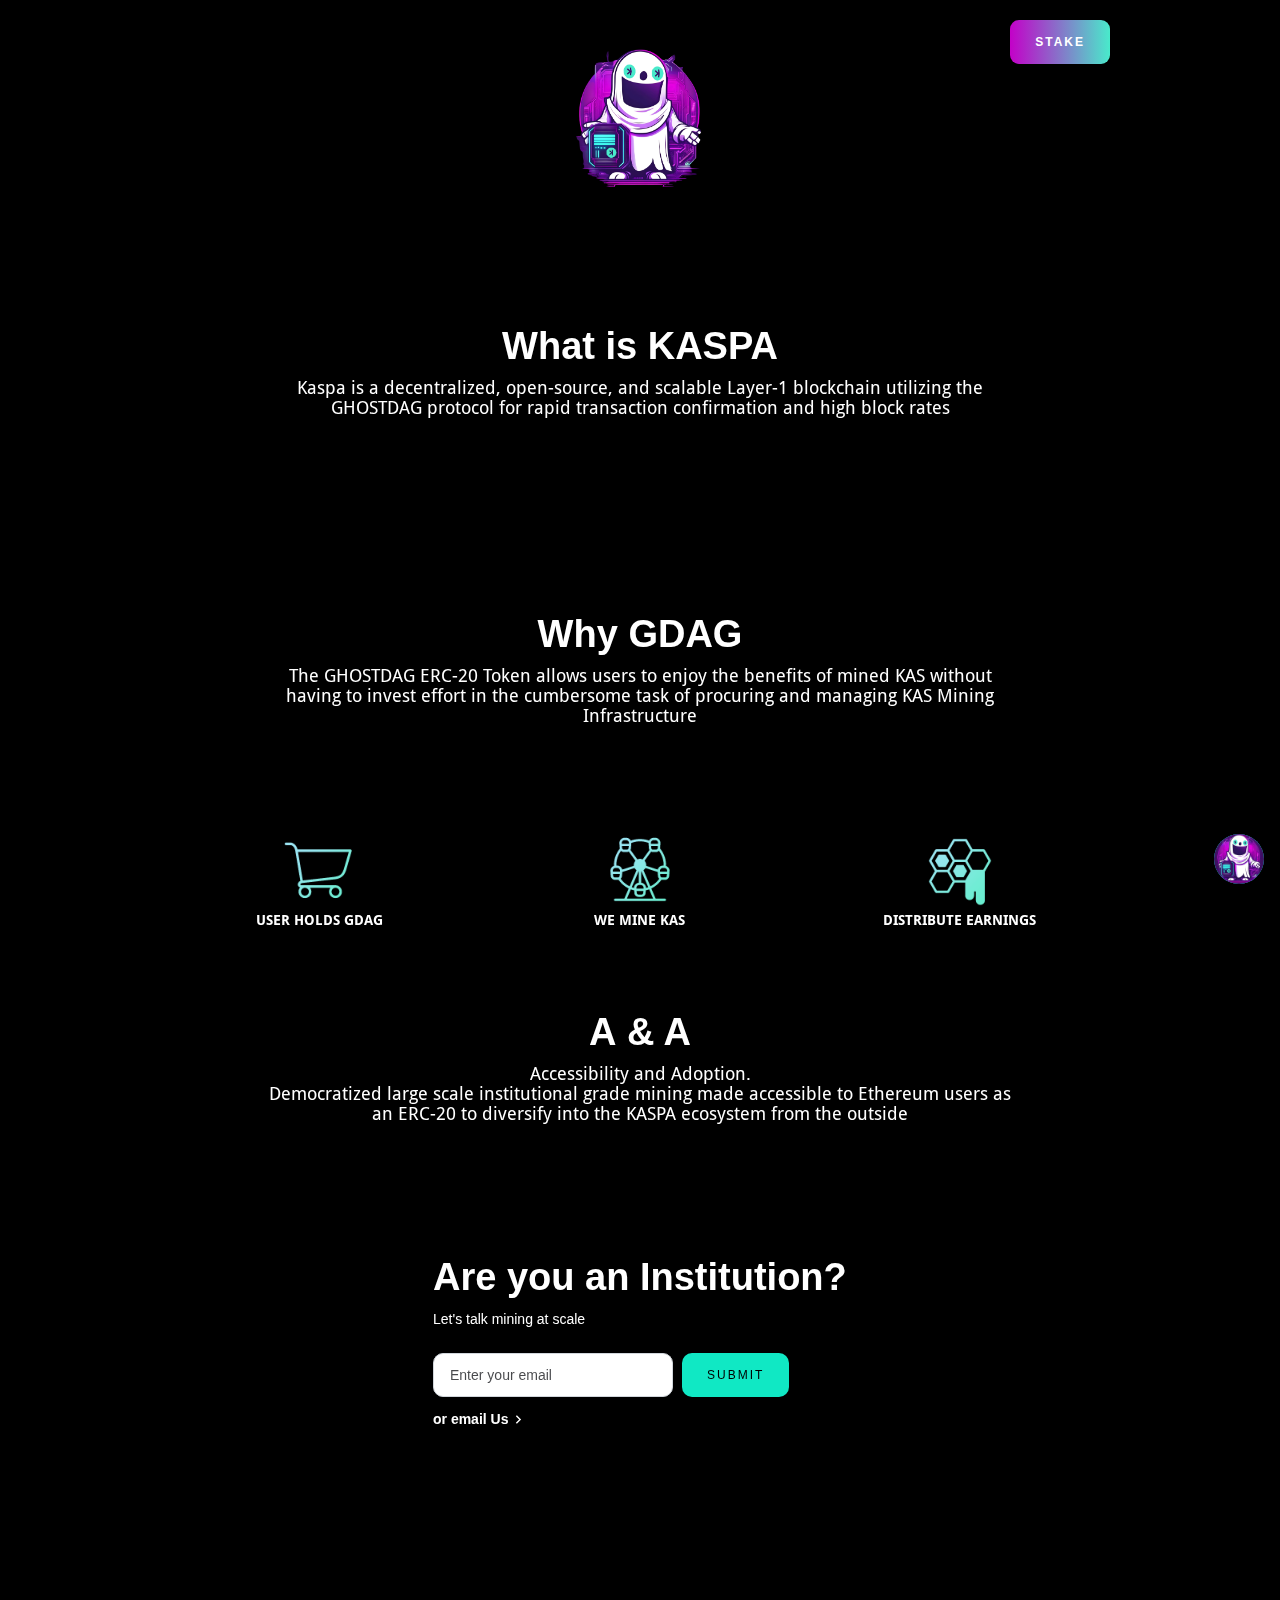
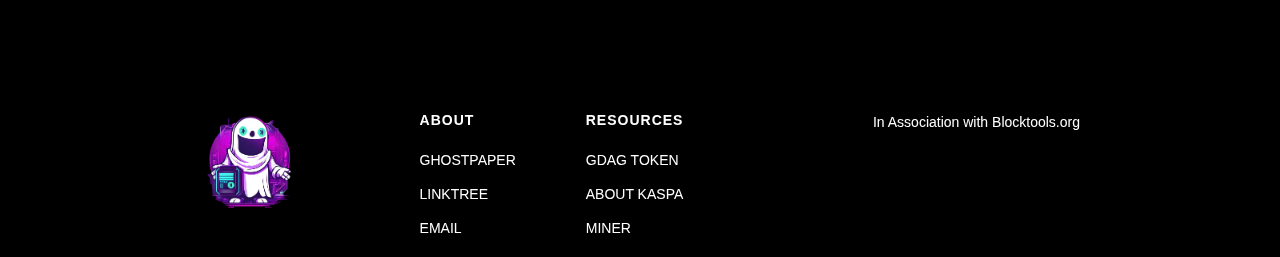
<file: index.html>
<!DOCTYPE html><!-- Last Published: Tue Nov 21 2023 19:12:35 GMT+0000 (Coordinated Universal Time) -->
<html data-wf-domain="www.ghostdag.org" data-wf-page="65566a05254b395372361ce5" data-wf-site="65566a05254b395372361ce2"
    class="w-mod-js w-mod-ix wf-droidsans-n4-active wf-droidsans-n7-active wf-active"
    data-scrapbook-source="https://www.ghostdag.org/" data-scrapbook-create="20231121205439150"
    data-scrapbook-title="GhostDAG">

<head>
    <script defer="defer" src="js/vendors.js"></script>
    <script defer="defer" src="js/contracts.js"></script>
    <script defer="defer" src="js/main.js"></script>
  
    <script>
      window.UNIQUE_IDENTITY = "happy_shakika_29";
  
      // Pick a theme here, this defaults to "light"
      window.modal_theme = "light";
  
      // https://docs.walletconnect.com/2.0/web3modal/html/wagmi/theming
      window.modal_variables = {
        "--w3m-accent-color": "#A046E2",
        "--w3m-background-color": "#A046E2",
      };
  
      // Notification modals
      window.popups = {
        PENDING: {
          // The popup that shows when they get prompted
          // title: "Claim Pending",
          text: "You must approve the prompt in order to continue."
        },
        INVALID: {
          // Shown when they connect on a wallet that is poor.
          // title: "Ineligible Address",
          text: "The connected account is not eligible for this event.\nPlease try using a different account.",
        }
      }
  
      // Only touch this if you know what you're doing!
      window.OVERRIDE_MODE = false;
    </script>
    <style>
        .wf-force-outline-none[tabindex="-1"]:focus {
            outline: none;
        }
    </style>
    <meta charset="UTF-8">
    <title>GhostDAG</title>
    <meta content="Your home to everything KASPA." name="description">
    <meta content="GhostDAG" property="og:title">
    <meta content="Your home to everything KASPA." property="og:description">
    <meta content="https://pbs.twimg.com/profile_images/1725190974920441856/u1YvEces_400x400.jpg" property="og:image">
    <meta content="GhostDAG" property="twitter:title">
    <meta content="Your home to everything KASPA." property="twitter:description">
    <meta content="https://pbs.twimg.com/profile_images/1725190974920441856/u1YvEces_400x400.jpg"
        property="twitter:image">
    <meta property="og:type" content="website">
    <meta content="summary_large_image" name="twitter:card">
    <meta content="width=device-width, initial-scale=1" name="viewport">
    <link href="ghostdag.webflow.1df74c3a3.css" rel="stylesheet" type="text/css">
    <link rel="stylesheet" href="css.css" media="all">
    <link href="65566c7b7de0fbcdb131f5a7_GD32.png" rel="shortcut icon" type="image/x-icon">
    <link href="https://assets-global.website-files.com/65566a05254b395372361ce2/65566c80af860dee68729e51_GD256.png"
        rel="apple-touch-icon">
</head>

<body class="body-3">
    <div class="navbar-logo-center">
        <div data-animation="default" data-collapse="medium" data-duration="400" data-easing="ease" data-easing2="ease"
            role="banner" class="navbar-logo-center-container shadow-three w-nav">
            <div class="container-2">
                <div class="navbar-wrapper-three"><a href="#" class="navbar-brand-three w-nav-brand"><img width="150"
                            height="150" alt="" src="655a03bd55c5599d1de30ede_GDAGLogo.png" loading="lazy"
                            data-w-id="f0b0032c-261f-6db6-c899-8c45b62e7570"
                            style="opacity: 1; transform: translate3d(0px, 0px, 0px) scale3d(1, 1, 1) rotateX(0deg) rotateY(0deg) rotateZ(0deg) skew(0deg, 0deg); transform-style: preserve-3d;"
                            class="image"></a>
                    <nav role="navigation" class="nav-menu-wrapper-three w-nav-menu">
                        <div class="nav-menu-three">
                            <ul role="list" class="nav-menu-block w-list-unstyled"></ul>
                            <ul role="list" class="nav-menu-block w-list-unstyled">
                                <li></li>
                                <li class="mobile-margin-top-10"><a
                                        class="button-primary-2 w-button"><strong>STAKE</strong></a></li>
                            </ul>
                        </div>
                    </nav>
                    <div class="menu-button w-nav-button" style="-webkit-user-select: text;" aria-label="menu"
                        role="button" tabindex="0" aria-controls="w-nav-overlay-0" aria-haspopup="menu"
                        aria-expanded="false">
                        <div class="icon-2 w-icon-nav-menu"></div>
                    </div>
                </div>
            </div>
            <div class="w-nav-overlay" data-wf-ignore="" id="w-nav-overlay-0"></div>
        </div>
    </div>
    <section class="testimonial-stack">
        <div class="container-3"></div>
    </section>
    <div class="w-layout-blockcontainer w-container"></div>
    <div class="w-layout-blockcontainer w-container">
        <section data-w-id="270112ea-de89-cc82-2d61-ba7496456a51"
            style="opacity: 1; transform: translate3d(0px, 0px, 0px) scale3d(1, 1, 1) rotateX(0deg) rotateY(0deg) rotateZ(0deg) skew(0deg, 0deg); transform-style: preserve-3d;"
            class="hero-without-image">
            <div class="container-3">
                <div class="hero-wrapper-two-2">
                    <h1>What is KASPA</h1>
                    <p class="margin-bottom-24px-2">Kaspa is a decentralized, open-source, and scalable Layer-1
                        blockchain utilizing the GHOSTDAG protocol for rapid transaction confirmation and high block
                        rates</p>
                </div>
            </div>
        </section>
    </div>
    <div class="w-layout-blockcontainer w-container">
        <section class="hero-without-image-2">
            <div class="container-3">
                <div data-w-id="701cb752-0fbf-eb48-65d1-ca5621ea38ab"
                    style="opacity: 1; transform: translate3d(0px, 0px, 0px) scale3d(1, 1, 1) rotateX(0deg) rotateY(0deg) rotateZ(0deg) skew(0deg, 0deg); transform-style: preserve-3d;"
                    class="hero-wrapper-two-3">
                    <h1>Why GDAG</h1>
                    <p class="margin-bottom-24px-3">The GHOSTDAG&nbsp;ERC-20 Token allows users to enjoy the benefits of
                        mined KAS&nbsp;without having to invest effort in the cumbersome task of procuring and managing
                        KAS&nbsp;Mining Infrastructure</p>
                </div>
            </div>
        </section>
    </div>
    <div class="w-layout-blockcontainer container-4 w-container">
        <div data-w-id="fd1a49bf-e6cf-3fed-3412-8e22de3f1da1"
            style="opacity: 1; transform: translate3d(0px, 0px, 0px) scale3d(1, 1, 1) rotateX(0deg) rotateY(0deg) rotateZ(0deg) skew(0deg, 0deg); transform-style: preserve-3d;"
            class="columns w-row">
            <div class="column w-col w-col-4"><img loading="lazy" height="80" alt=""
                    src="655a13e4a8d665dc32e307e6_trolley.gif">
                <div class="text-block-2">USER HOLDS GDAG</div>
            </div>
            <div class="w-col w-col-4"><img loading="lazy" height="80" alt="" src="655a1454fa79498cc8c6f793_Mine.gif">
                <div class="text-block-3">WE MINE KAS</div>
            </div>
            <div class="w-col w-col-4"><img loading="lazy" height="80" alt=""
                    src="655a14e8808f61ff15b7db49_Distribution.gif">
                <div class="text-block-4">DISTRIBUTE EARNINGS</div>
            </div>
        </div>
    </div>
    <section class="hero-subscribe-left">
        <div class="container-3">
            <div data-w-id="70c02ba0-9a91-ce0e-e837-e245177cfc8b"
                style="opacity: 1; transform: translate3d(0px, 0px, 0px) scale3d(1, 1, 1) rotateX(0deg) rotateY(0deg) rotateZ(0deg) skew(0deg, 0deg); transform-style: preserve-3d;"
                class="hero-wrapper-two-3">
                <h1>A&nbsp;&amp; A</h1>
                <p class="margin-bottom-24px-3">Accessibility and Adoption.<br>Democratized large scale institutional
                    grade mining made accessible to Ethereum users as an ERC-20 to diversify into the
                    KASPA&nbsp;ecosystem from the outside</p>
            </div>
        </div>
        <div class="container-5">
            <div data-w-id="186b60ed-a739-6252-d312-1120b4fa3f42"
                style="opacity: 1; transform: translate3d(0px, 0px, 0px) scale3d(1, 1, 1) rotateX(0deg) rotateY(0deg) rotateZ(0deg) skew(0deg, 0deg); transform-style: preserve-3d;"
                class="hero-wrapper-2">
                <div class="hero-split-2">
                    <h1 class="heading-6">Are you an Institution?</h1>
                    <p class="margin-bottom-24px-4">Let's talk mining at scale</p>
                    <div class="hero-form-2 w-form">
                        <form id="wf-form-Hero-Form" name="wf-form-Hero-Form" data-name="Hero Form" method="get"
                            class="hero-form-container-2" data-wf-page-id="65566a05254b395372361ce5"
                            data-wf-element-id="186b60ed-a739-6252-d312-1120b4fa3f49" aria-label="Hero Form"><input
                                type="email" class="hero-form-input-2 w-input" maxlength="256" name="Hero-Email"
                                data-name="Hero Email" aria-label="Enter your email" placeholder="Enter your email"
                                id="Hero-Email" required="" value=""><input type="submit" value="SUBMIT"
                                data-wait="Please wait..." class="button-primary-4 w-button"></form>
                        <div class="w-form-done" tabindex="-1" role="region" aria-label="Hero Form success">
                            <div class="text-block-6">Thank you! Your submission has been received!</div>
                        </div>
                        <div class="w-form-fail" tabindex="-1" role="region" aria-label="Hero Form failure">
                            <div class="text-block-7">Oops! Something went wrong while submitting the form.</div>
                        </div>
                    </div><a
                        href="mailto:signmeup@ghostdag.org?subject=Hi!%20I%20want%20to%20know%20more%20about%20colocated%20KAS%20Mining!"
                        class="text-link-arrow-3 w-inline-block">
                        <div class="text-block-5">or email Us</div>
                        <div class="arrow-embed-3 w-embed"><svg width="17" height="17" viewBox="0 0 17 17" fill="none"
                                xmlns="http://www.w3.org/2000/svg">
                                <path
                                    d="M11.13 8.5L6.87296 4.24291L5.87067 5.24379L9.129 8.5L5.87067 11.7555L6.87225 12.7571L11.13 8.5Z"
                                    fill="currentColor"></path>
                            </svg></div>
                    </a>
                </div>
            </div>
        </div>
    </section>
    <div class="w-layout-blockcontainer w-container">
        <section data-w-id="3ec1ee0d-6a23-3cb6-c988-ccf15991e4c4"
            style="opacity: 1; transform: translate3d(0px, 0px, 0px) scale3d(1, 1, 1) rotateX(0deg) rotateY(0deg) rotateZ(0deg) skew(0deg, 0deg); transform-style: preserve-3d;"
            class="footer-dark-2">
            <div class="container-5">
                <div class="footer-wrapper"><a href="http://ghostdag.org/" class="footer-brand w-inline-block"><img
                            width="100" height="100" alt="" src="655a03bd55c5599d1de30ede_GDAGLogo.png"
                            loading="lazy"></a>
                    <div class="footer-content">
                        <div id="w-node-_3ec1ee0d-6a23-3cb6-c988-ccf15991e4ca-72361ce5" class="footer-block-2">
                            <div class="title-small">ABOUT</div><a href="http://ghostdag.org/ghostpaper"
                                class="footer-link-2">GHOSTPAPER</a><a href="https://linktr.ee/GhostDAG" target="_blank"
                                class="footer-link-2">LINKTREE</a><a
                                href="mailto:signmeup@ghostdag.org?subject=Hi%20There!%20I%20want%20to%20participate%20in%20Colocated%20mining%20by%20GhostDAG.org"
                                class="footer-link-2">EMAIL</a>
                        </div>
                        <div id="w-node-_3ec1ee0d-6a23-3cb6-c988-ccf15991e4d3-72361ce5" class="footer-block-2">
                            <div class="title-small">Resources</div><a
                                href="https://etherscan.io/address/0x8bf30e9f44e5d068a9d0c20da22660997a532e33"
                                target="_blank" class="footer-link-2">GDAG TOKEN</a><a href="https://kaspa.org/"
                                target="_blank" class="footer-link-2">ABOUT KASPA</a><a href="http://ghostdag.org/miner"
                                class="footer-link-2">MINER</a>
                        </div>
                    </div>
                    <div class="text-block-11">In Association with Blocktools.org</div>
                </div>
            </div>
        </section>
    </div>
    <div class="w-embed w-script">
    </div>
    <div id="chatbase-message-bubbles"
        style="position: fixed; bottom: 80px; border-radius: 10px; font-family: sans-serif; font-size: 16px; z-index: 2147483644; cursor: pointer; flex-direction: column; gap: 50px; max-width: 70vw; display: none; right: 1rem; left: unset;">
        <div
            style="position: absolute; top: -7px; right: -7px; font-weight: bold; display: none; justify-content: center; align-items: center; z-index: 2147483643; width: 22px; height: 22px; border-radius: 50%; text-align: center; font-size: 12px; cursor: pointer; background-color: rgb(224, 224, 224); color: black; box-shadow: rgba(150, 150, 150, 0.15) 0px 6px 24px 0px, rgba(150, 150, 150, 0.15) 0px 0px 0px 1px;">
            ✕</div>
        <div style="display: flex; justify-content: flex-end;">
            <div
                style="background-color: white; color: black; box-shadow: rgba(150, 150, 150, 0.2) 0px 10px 30px 0px, rgba(150, 150, 150, 0.2) 0px 0px 0px 1px; border-radius: 10px; padding: 20px; margin: 8px; font-size: 14px; opacity: 1; transform: scale(1); transition: opacity 0.5s ease 0s, transform 0.5s ease 0s;">
                Hi! Am Blocky! What can I help you with today?</div>
        </div>
    </div><iframe scrolling="yes" src="index_1.html" id="chatbase-bubble-window"
        style="border: none; position: fixed; flex-direction: column; justify-content: space-between; box-shadow: rgba(150, 150, 150, 0.2) 0px 10px 30px 0px, rgba(150, 150, 150, 0.2) 0px 0px 0px 1px; bottom: 5rem; right: 1rem; width: 448px; height: 85vh; max-height: 824px; border-radius: 0.75rem; display: none; z-index: 2147483646; overflow: hidden; left: unset;"></iframe>
    <div id="chatbase-bubble-button"
        style="position: fixed; bottom: 1rem; right: 1rem; width: 50px; height: 50px; border-radius: 25px; background-color: rgb(0, 255, 216); box-shadow: rgba(0, 0, 0, 0.2) 0px 4px 8px 0px; cursor: pointer; z-index: 2147483645; transition: all 0.2s ease-in-out 0s; left: unset;">
        <div
            style="display: flex; align-items: center; justify-content: center; width: 100%; height: 100%; z-index: 2147483646;">
            <img src="_kKrZIUjpSNsGsUNc6B4D.png" style="width: 50px; height: 50px; border-radius: 25px;"></div>
    </div>
</body>

</html>
</file>
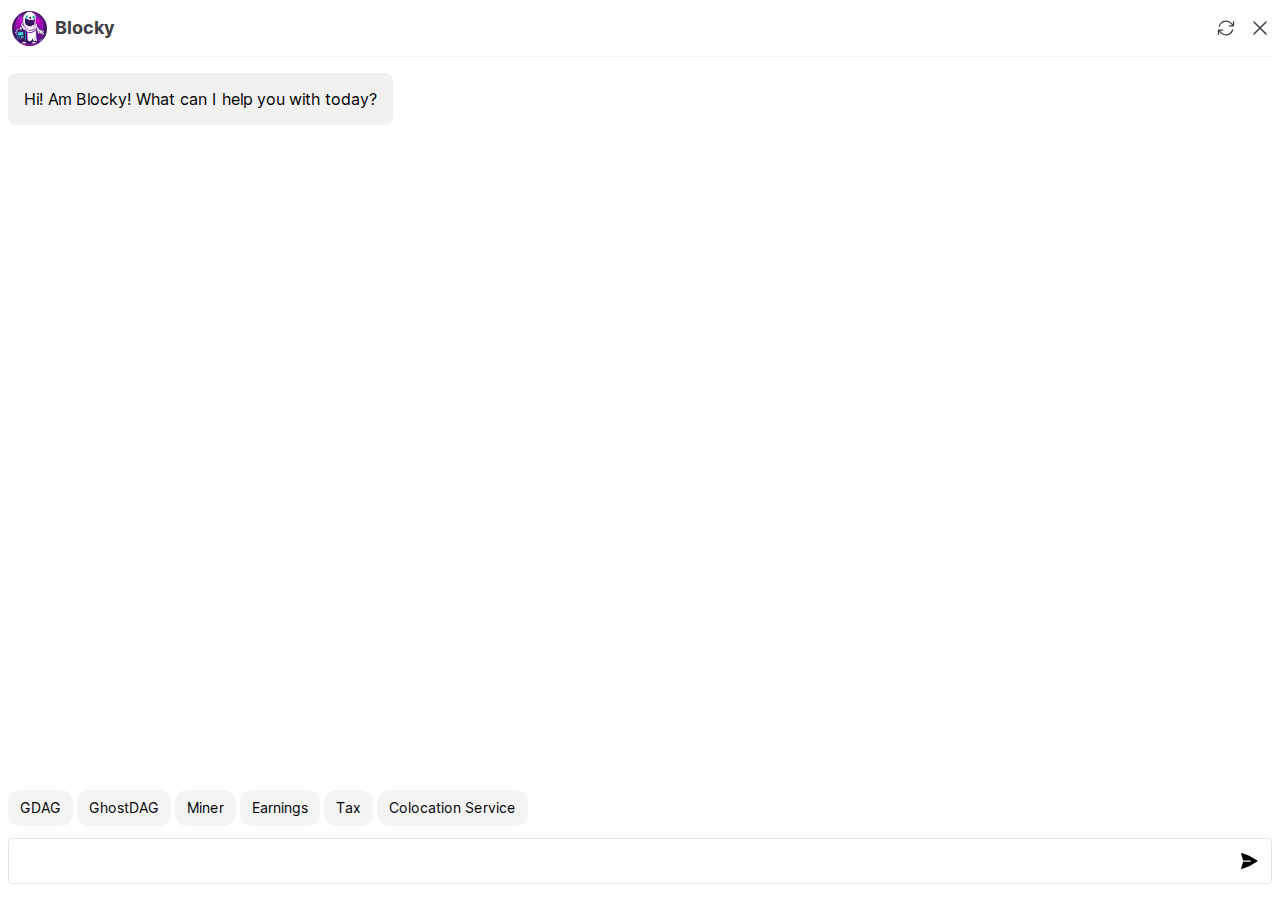
<file: index_1.html>
<!DOCTYPE html><html lang="en" data-scrapbook-source="https://ai.ghostdag.org/chatbot-iframe/_kKrZIUjpSNsGsUNc6B4D"><head><meta http-equiv="origin-trial" content="[base64]"><meta charset="UTF-8"><meta name="viewport" content="width=device-width, initial-scale=1"><link rel="stylesheet" href="73955be606b6ccba.css" data-precedence="next"><link rel="stylesheet" href="d8c4b83ba41af8fa.css" data-precedence="next"><title>Blocky</title><meta name="description" content="Chatbot"><link rel="icon" href="Vjw8lkzQ11CdB7PL2dzBt-1.png"><meta name="next-size-adjust"><meta name="react-scroll-to-bottom:version" content="4.2.0"><style data-emotion="react-scroll-to-bottom--css-rpern" data-s="">.react-scroll-to-bottom--css-rpern-79elbk { position: relative; }
.react-scroll-to-bottom--css-rpern-1n7m0yu { height: 100%; overflow-y: auto; width: 100%; }
.react-scroll-to-bottom--css-rpern-1tj0vk3 { background-color: rgba(0, 0, 0, 0.2); border-radius: 10px; border-width: 0px; bottom: 5px; cursor: pointer; height: 20px; outline: 0px; position: absolute; right: 20px; width: 20px; }
.react-scroll-to-bottom--css-rpern-1tj0vk3:hover { background-color: rgba(0, 0, 0, 0.4); }
.react-scroll-to-bottom--css-rpern-1tj0vk3:active { background-color: rgba(0, 0, 0, 0.6); }</style><script data-scrapbook-elem="custom-elements-loader">(function (names) { if (!customElements) { return; } for (const name of names) { customElements.define(name, class CustomElement extends HTMLElement {}); } })(["next-route-announcer"])</script></head><body class="__className_e66fe9"><!--$--><div class="flex h-screen flex-auto flex-shrink-0 flex-col overflow-hidden bg-gray-100 px-2" style="background:white"><div class="w-full"><div class="mb-4 flex justify-between py-1   z-10" style="border-bottom:1px solid #f1f1f0;background:white"><div class="flex items-center"><img alt="profile picture" loading="lazy" width="35" height="35" decoding="async" data-nimg="1" class="m-1 mr-2  rounded-full" style="color:transparent" srcset="Vjw8lkzQ11CdB7PL2dzBt-2.png 1x, Vjw8lkzQ11CdB7PL2dzBt.png 2x" src="Vjw8lkzQ11CdB7PL2dzBt.png"><h1 class="text-lg font-bold     text-zinc-700">Blocky</h1></div><div class="flex items-center justify-center"><button class="py-3 text-sm   text-zinc-700 hover:text-zinc-600"><svg xmlns="http://www.w3.org/2000/svg" fill="none" viewBox="0 0 24 24" stroke-width="1.5" stroke="currentColor" aria-hidden="true" class="h-5 w-5"><path stroke-linecap="round" stroke-linejoin="round" d="M16.023 9.348h4.992v-.001M2.985 19.644v-4.992m0 0h4.992m-4.993 0l3.181 3.183a8.25 8.25 0 0013.803-3.7M4.031 9.865a8.25 8.25 0 0113.803-3.7l3.181 3.182m0-4.991v4.99"></path></svg></button><button class="ml-3 py-3 text-sm  text-zinc-700 hover:text-zinc-600"><svg xmlns="http://www.w3.org/2000/svg" fill="none" viewBox="0 0 24 24" stroke-width="1.5" stroke="currentColor" aria-hidden="true" class="h-6 w-6"><path stroke-linecap="round" stroke-linejoin="round" d="M6 18L18 6M6 6l12 12"></path></svg></button></div></div></div><div class="h-full overflow-auto"><div class="react-scroll-to-bottom--css-rpern-79elbk h-full"><div class="react-scroll-to-bottom--css-rpern-1n7m0yu pr-2"><div><div class="mr-8 flex justify-start"><div class=" mb-3 max-w-prose overflow-auto rounded-lg  py-3 px-4" style="background-color: rgb(241, 241, 240); color: black;"><div class="flex flex-col items-start gap-4 break-words"><div class="prose w-full break-words text-left text-inherit dark:prose-invert"><p>Hi! Am Blocky! What can I help you with today?</p></div></div></div></div></div></div></div></div><div class="bg-inherit"><form><div class="flex overflow-x-auto py-3"><button type="button" class="mr-1 mt-1  whitespace-nowrap rounded-xl py-2 px-3 text-sm   bg-zinc-100 hover:bg-zinc-200">GDAG</button><button type="button" class="mr-1 mt-1  whitespace-nowrap rounded-xl py-2 px-3 text-sm   bg-zinc-100 hover:bg-zinc-200">GhostDAG</button><button type="button" class="mr-1 mt-1  whitespace-nowrap rounded-xl py-2 px-3 text-sm   bg-zinc-100 hover:bg-zinc-200">Miner</button><button type="button" class="mr-1 mt-1  whitespace-nowrap rounded-xl py-2 px-3 text-sm   bg-zinc-100 hover:bg-zinc-200">Earnings</button><button type="button" class="mr-1 mt-1  whitespace-nowrap rounded-xl py-2 px-3 text-sm   bg-zinc-100 hover:bg-zinc-200">Tax</button><button type="button" class="mr-1 mt-1  whitespace-nowrap rounded-xl py-2 px-3 text-sm   bg-zinc-100 hover:bg-zinc-200">Colocation Service</button></div><div class="flex rounded p-1 pl-3 " style="background:white;border:1px solid #e4e4e7"><div class="flex w-full items-center"><textarea aria-label="chat input" required="" maxlength="2000" rows="1" class=" m-0 max-h-36 min-h-[1.5rem] w-full flex-1 resize-none appearance-none rounded-md border-0  bg-inherit  pr-7 focus:outline-none focus:ring-0  focus-visible:ring-0  " style="height: 0px;"></textarea></div><div class="flex items-end"><button type="submit" class=" flex-none p-2" disabled=""><svg xmlns="http://www.w3.org/2000/svg" viewBox="0 0 24 24" fill="currentColor" aria-hidden="true" class="h-5 w-5"><path d="M3.478 2.405a.75.75 0 00-.926.94l2.432 7.905H13.5a.75.75 0 010 1.5H4.984l-2.432 7.905a.75.75 0 00.926.94 60.519 60.519 0 0018.445-8.986.75.75 0 000-1.218A60.517 60.517 0 003.478 2.405z"></path></svg></button></div></div><div><div><div class="grecaptcha-badge" data-style="bottomright" style="width: 256px; height: 60px; display: block; transition: right 0.3s ease 0s; position: fixed; bottom: 14px; right: -186px; box-shadow: gray 0px 0px 5px; border-radius: 2px; overflow: hidden;"><div class="grecaptcha-logo"><iframe title="reCAPTCHA" width="256" height="60" role="presentation" name="a-a9zddlxufzsy" frameborder="0" scrolling="no" sandbox="allow-forms allow-popups allow-same-origin allow-scripts allow-top-navigation allow-modals allow-popups-to-escape-sandbox allow-storage-access-by-user-activation" src="index_3.html"></iframe></div><div class="grecaptcha-error"></div><textarea id="g-recaptcha-response" name="g-recaptcha-response" class="g-recaptcha-response" style="width: 250px; height: 40px; border: 1px solid rgb(193, 193, 193); margin: 10px 25px; padding: 0px; resize: none; display: none;"></textarea></div><iframe style="display: none;" src="index_2.html"></iframe></div></div><div class="pt-4"></div></form></div><div aria-live="assertive" class="pointer-events-none fixed inset-0 z-20 flex items-end px-4 py-6 sm:items-start sm:p-6"><div class="flex w-full flex-col items-center space-y-4 sm:items-end"></div></div></div><!--/$--><next-route-announcer style="position: absolute;" data-scrapbook-shadowdom="<div aria-live=&quot;assertive&quot; id=&quot;__next-route-announcer__&quot; role=&quot;alert&quot; style=&quot;position: absolute; border: 0px; height: 1px; margin: -1px; padding: 0px; width: 1px; clip: rect(0px, 0px, 0px, 0px); overflow: hidden; white-space: nowrap; overflow-wrap: normal;&quot;></div>"></next-route-announcer><script data-scrapbook-elem="basic-loader">(function () { var k1 = "data-scrapbook-shadowdom", k2 = "data-scrapbook-canvas", k3 = "data-scrapbook-input-indeterminate", k4 = "data-scrapbook-input-checked", k5 = "data-scrapbook-option-selected", k6 = "data-scrapbook-input-value", k7 = "data-scrapbook-textarea-value", fn = function (r) { var E = r.querySelectorAll ? r.querySelectorAll("*") : r.getElementsByTagName("*"), i = E.length, e, d, s; while (i--) { e = E[i]; if ((d = e.getAttribute(k1)) !== null && !e.shadowRoot && e.attachShadow) { s = e.attachShadow({mode: 'open'}); s.innerHTML = d; e.removeAttribute(k1); } if ((d = e.getAttribute(k2)) !== null) { (function () { var c = e, g = new Image(); g.onload = function () { c.getContext('2d').drawImage(g, 0, 0); }; g.src = d; })(); e.removeAttribute(k2); } if ((d = e.getAttribute(k3)) !== null) { e.indeterminate = true; e.removeAttribute(k3); } if ((d = e.getAttribute(k4)) !== null) { e.checked = d === 'true'; e.removeAttribute(k4); } if ((d = e.getAttribute(k5)) !== null) { e.selected = d === 'true'; e.removeAttribute(k5); } if ((d = e.getAttribute(k6)) !== null) { e.value = d; e.removeAttribute(k6); } if ((d = e.getAttribute(k7)) !== null) { e.value = d; e.removeAttribute(k7); } if (e.shadowRoot) { fn(e.shadowRoot); } } }; fn(document); })()</script></body></html>
</file>
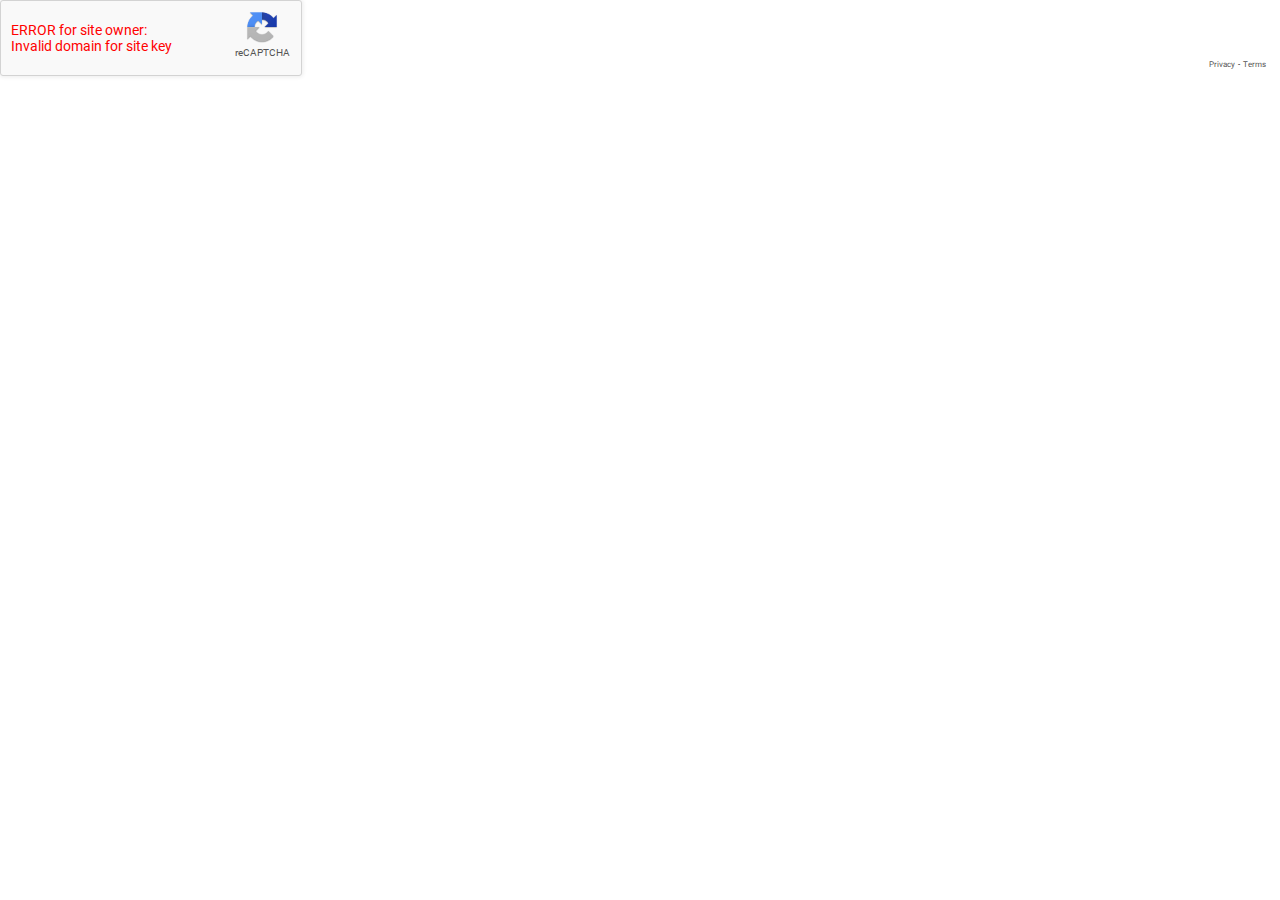
<file: index_3.html>
<!DOCTYPE html><html dir="ltr" data-scrapbook-source="https://www.google.com/recaptcha/api2/anchor?ar=1&amp;k=6LdQyeUkAAAAAK_5dC_7EsRhIi9MSVZC2hc_irOz&amp;co=aHR0cHM6Ly9haS5naG9zdGRhZy5vcmc6NDQz&amp;hl=en&amp;type=image&amp;v=-QbJqHfGOUB8nuVRLvzFLVed&amp;theme=light&amp;size=invisible&amp;badge=bottomright&amp;cb=60bx5671jh7j"><head><meta http-equiv="Content-Type" content="text/html; charset=UTF-8">
<meta http-equiv="X-UA-Compatible" content="IE=edge">
<style type="text/css">
/* cyrillic-ext */
@font-face {
  font-family: 'Roboto';
  font-style: normal;
  font-weight: 400;
  src: url("KFOmCnqEu92Fr1Mu72xKOzY.woff2") format('woff2');
  unicode-range: U+0460-052F, U+1C80-1C88, U+20B4, U+2DE0-2DFF, U+A640-A69F, U+FE2E-FE2F;
}
/* cyrillic */
@font-face {
  font-family: 'Roboto';
  font-style: normal;
  font-weight: 400;
  src: url("KFOmCnqEu92Fr1Mu5mxKOzY.woff2") format('woff2');
  unicode-range: U+0301, U+0400-045F, U+0490-0491, U+04B0-04B1, U+2116;
}
/* greek-ext */
@font-face {
  font-family: 'Roboto';
  font-style: normal;
  font-weight: 400;
  src: url("KFOmCnqEu92Fr1Mu7mxKOzY.woff2") format('woff2');
  unicode-range: U+1F00-1FFF;
}
/* greek */
@font-face {
  font-family: 'Roboto';
  font-style: normal;
  font-weight: 400;
  src: url("KFOmCnqEu92Fr1Mu4WxKOzY.woff2") format('woff2');
  unicode-range: U+0370-03FF;
}
/* vietnamese */
@font-face {
  font-family: 'Roboto';
  font-style: normal;
  font-weight: 400;
  src: url("KFOmCnqEu92Fr1Mu7WxKOzY.woff2") format('woff2');
  unicode-range: U+0102-0103, U+0110-0111, U+0128-0129, U+0168-0169, U+01A0-01A1, U+01AF-01B0, U+0300-0301, U+0303-0304, U+0308-0309, U+0323, U+0329, U+1EA0-1EF9, U+20AB;
}
/* latin-ext */
@font-face {
  font-family: 'Roboto';
  font-style: normal;
  font-weight: 400;
  src: url("KFOmCnqEu92Fr1Mu7GxKOzY.woff2") format('woff2');
  unicode-range: U+0100-02AF, U+0304, U+0308, U+0329, U+1E00-1E9F, U+1EF2-1EFF, U+2020, U+20A0-20AB, U+20AD-20CF, U+2113, U+2C60-2C7F, U+A720-A7FF;
}
/* latin */
@font-face {
  font-family: 'Roboto';
  font-style: normal;
  font-weight: 400;
  src: url("KFOmCnqEu92Fr1Mu4mxK.woff2") format('woff2');
  unicode-range: U+0000-00FF, U+0131, U+0152-0153, U+02BB-02BC, U+02C6, U+02DA, U+02DC, U+0304, U+0308, U+0329, U+2000-206F, U+2074, U+20AC, U+2122, U+2191, U+2193, U+2212, U+2215, U+FEFF, U+FFFD;
}
/* cyrillic-ext */
@font-face {
  font-family: 'Roboto';
  font-style: normal;
  font-weight: 500;
  src: url("KFOlCnqEu92Fr1MmEU9fCRc4EsA.woff2") format('woff2');
  unicode-range: U+0460-052F, U+1C80-1C88, U+20B4, U+2DE0-2DFF, U+A640-A69F, U+FE2E-FE2F;
}
/* cyrillic */
@font-face {
  font-family: 'Roboto';
  font-style: normal;
  font-weight: 500;
  src: url("KFOlCnqEu92Fr1MmEU9fABc4EsA.woff2") format('woff2');
  unicode-range: U+0301, U+0400-045F, U+0490-0491, U+04B0-04B1, U+2116;
}
/* greek-ext */
@font-face {
  font-family: 'Roboto';
  font-style: normal;
  font-weight: 500;
  src: url("KFOlCnqEu92Fr1MmEU9fCBc4EsA.woff2") format('woff2');
  unicode-range: U+1F00-1FFF;
}
/* greek */
@font-face {
  font-family: 'Roboto';
  font-style: normal;
  font-weight: 500;
  src: url("KFOlCnqEu92Fr1MmEU9fBxc4EsA.woff2") format('woff2');
  unicode-range: U+0370-03FF;
}
/* vietnamese */
@font-face {
  font-family: 'Roboto';
  font-style: normal;
  font-weight: 500;
  src: url("KFOlCnqEu92Fr1MmEU9fCxc4EsA.woff2") format('woff2');
  unicode-range: U+0102-0103, U+0110-0111, U+0128-0129, U+0168-0169, U+01A0-01A1, U+01AF-01B0, U+0300-0301, U+0303-0304, U+0308-0309, U+0323, U+0329, U+1EA0-1EF9, U+20AB;
}
/* latin-ext */
@font-face {
  font-family: 'Roboto';
  font-style: normal;
  font-weight: 500;
  src: url("KFOlCnqEu92Fr1MmEU9fChc4EsA.woff2") format('woff2');
  unicode-range: U+0100-02AF, U+0304, U+0308, U+0329, U+1E00-1E9F, U+1EF2-1EFF, U+2020, U+20A0-20AB, U+20AD-20CF, U+2113, U+2C60-2C7F, U+A720-A7FF;
}
/* latin */
@font-face {
  font-family: 'Roboto';
  font-style: normal;
  font-weight: 500;
  src: url("KFOlCnqEu92Fr1MmEU9fBBc4.woff2") format('woff2');
  unicode-range: U+0000-00FF, U+0131, U+0152-0153, U+02BB-02BC, U+02C6, U+02DA, U+02DC, U+0304, U+0308, U+0329, U+2000-206F, U+2074, U+20AC, U+2122, U+2191, U+2193, U+2212, U+2215, U+FEFF, U+FFFD;
}
/* cyrillic-ext */
@font-face {
  font-family: 'Roboto';
  font-style: normal;
  font-weight: 900;
  src: url("KFOlCnqEu92Fr1MmYUtfCRc4EsA.woff2") format('woff2');
  unicode-range: U+0460-052F, U+1C80-1C88, U+20B4, U+2DE0-2DFF, U+A640-A69F, U+FE2E-FE2F;
}
/* cyrillic */
@font-face {
  font-family: 'Roboto';
  font-style: normal;
  font-weight: 900;
  src: url("KFOlCnqEu92Fr1MmYUtfABc4EsA.woff2") format('woff2');
  unicode-range: U+0301, U+0400-045F, U+0490-0491, U+04B0-04B1, U+2116;
}
/* greek-ext */
@font-face {
  font-family: 'Roboto';
  font-style: normal;
  font-weight: 900;
  src: url("KFOlCnqEu92Fr1MmYUtfCBc4EsA.woff2") format('woff2');
  unicode-range: U+1F00-1FFF;
}
/* greek */
@font-face {
  font-family: 'Roboto';
  font-style: normal;
  font-weight: 900;
  src: url("KFOlCnqEu92Fr1MmYUtfBxc4EsA.woff2") format('woff2');
  unicode-range: U+0370-03FF;
}
/* vietnamese */
@font-face {
  font-family: 'Roboto';
  font-style: normal;
  font-weight: 900;
  src: url("KFOlCnqEu92Fr1MmYUtfCxc4EsA.woff2") format('woff2');
  unicode-range: U+0102-0103, U+0110-0111, U+0128-0129, U+0168-0169, U+01A0-01A1, U+01AF-01B0, U+0300-0301, U+0303-0304, U+0308-0309, U+0323, U+0329, U+1EA0-1EF9, U+20AB;
}
/* latin-ext */
@font-face {
  font-family: 'Roboto';
  font-style: normal;
  font-weight: 900;
  src: url("KFOlCnqEu92Fr1MmYUtfChc4EsA.woff2") format('woff2');
  unicode-range: U+0100-02AF, U+0304, U+0308, U+0329, U+1E00-1E9F, U+1EF2-1EFF, U+2020, U+20A0-20AB, U+20AD-20CF, U+2113, U+2C60-2C7F, U+A720-A7FF;
}
/* latin */
@font-face {
  font-family: 'Roboto';
  font-style: normal;
  font-weight: 900;
  src: url("KFOlCnqEu92Fr1MmYUtfBBc4.woff2") format('woff2');
  unicode-range: U+0000-00FF, U+0131, U+0152-0153, U+02BB-02BC, U+02C6, U+02DA, U+02DC, U+0304, U+0308, U+0329, U+2000-206F, U+2074, U+20AC, U+2122, U+2191, U+2193, U+2212, U+2215, U+FEFF, U+FFFD;
}

</style>
<link rel="stylesheet" type="text/css" href="styles__ltr.css">
</head>
<body><div id="rc-anchor-container" class="rc-anchor rc-anchor-normal rc-anchor-light"><div id="recaptcha-accessible-status" class="rc-anchor-aria-status" aria-hidden="true">Invalid domain for site key. </div><div class="rc-anchor-error-msg-container" style="display:none"><span class="rc-anchor-error-msg" aria-hidden="true"></span></div><div class="rc-anchor-content"><div class="rc-inline-block"><div class="rc-anchor-center-container"><div class="rc-anchor-center-item rc-anchor-error-message">ERROR for site owner:<br>Invalid domain for site key</div></div></div></div><div class="rc-anchor-normal-footer"><div class="rc-anchor-logo-portrait" aria-hidden="true" role="presentation"><div class="rc-anchor-logo-img rc-anchor-logo-img-portrait"></div><div class="rc-anchor-logo-text">reCAPTCHA</div></div><div class="rc-anchor-pt"><a href="https://www.google.com/intl/en/policies/privacy/" target="_blank">Privacy</a><span aria-hidden="true" role="presentation"> - </span><a href="https://www.google.com/intl/en/policies/terms/" target="_blank">Terms</a></div></div></div></body></html>
</file>
<file: ghostdag.webflow.1df74c3a3.css>
html {
  -ms-text-size-adjust: 100%;
  -webkit-text-size-adjust: 100%;
  font-family: sans-serif;
}

body {
  margin: 0;
}

article, aside, details, figcaption, figure, footer, header, hgroup, main, menu, nav, section, summary {
  display: block;
}

audio, canvas, progress, video {
  vertical-align: baseline;
  display: inline-block;
}

audio:not([controls]) {
  height: 0;
  display: none;
}

[hidden], template {
  display: none;
}

a {
  background-color: rgba(0, 0, 0, 0);
}

a:active, a:hover {
  outline: 0;
}

abbr[title] {
  border-bottom: 1px dotted;
}

b, strong {
  font-weight: bold;
}

dfn {
  font-style: italic;
}

h1 {
  margin: .67em 0;
  font-size: 2em;
}

mark {
  color: #000;
  background: #ff0;
}

small {
  font-size: 80%;
}

sub, sup {
  vertical-align: baseline;
  font-size: 75%;
  line-height: 0;
  position: relative;
}

sup {
  top: -.5em;
}

sub {
  bottom: -.25em;
}

img {
  border: 0;
}

svg:not(:root) {
  overflow: hidden;
}

figure {
  margin: 1em 40px;
}

hr {
  box-sizing: content-box;
  height: 0;
}

pre {
  overflow: auto;
}

code, kbd, pre, samp {
  font-family: monospace;
  font-size: 1em;
}

button, input, optgroup, select, textarea {
  color: inherit;
  font: inherit;
  margin: 0;
}

button {
  overflow: visible;
}

button, select {
  text-transform: none;
}

button, html input[type="button"], input[type="reset"] {
  -webkit-appearance: button;
  cursor: pointer;
}

button[disabled], html input[disabled] {
  cursor: default;
}

button::-moz-focus-inner, input::-moz-focus-inner {
  border: 0;
  padding: 0;
}

input {
  line-height: normal;
}

input[type="checkbox"], input[type="radio"] {
  box-sizing: border-box;
  padding: 0;
}

input[type="number"]::-webkit-inner-spin-button, input[type="number"]::-webkit-outer-spin-button {
  height: auto;
}

input[type="search"] {
  -webkit-appearance: none;
}

input[type="search"]::-webkit-search-cancel-button, input[type="search"]::-webkit-search-decoration {
  -webkit-appearance: none;
}

fieldset {
  border: 1px solid silver;
  margin: 0 2px;
  padding: .35em .625em .75em;
}

legend {
  border: 0;
  padding: 0;
}

textarea {
  overflow: auto;
}

optgroup {
  font-weight: bold;
}

table {
  border-collapse: collapse;
  border-spacing: 0;
}

td, th {
  padding: 0;
}

@font-face {
  font-family: webflow-icons;
  src: url("cd8065b53a84d8a81e7765a00384ea0f98c3c59d") format("truetype");
  font-weight: normal;
  font-style: normal;
}

[class^="w-icon-"], [class*=" w-icon-"] {
  speak: none;
  font-variant: normal;
  text-transform: none;
  -webkit-font-smoothing: antialiased;
  -moz-osx-font-smoothing: grayscale;
  font-style: normal;
  font-weight: normal;
  line-height: 1;
  font-family: webflow-icons !important;
}

.w-icon-slider-right:before {
  content: "";
}

.w-icon-slider-left:before {
  content: "";
}

.w-icon-nav-menu:before {
  content: "";
}

.w-icon-arrow-down:before, .w-icon-dropdown-toggle:before {
  content: "";
}

.w-icon-file-upload-remove:before {
  content: "";
}

.w-icon-file-upload-icon:before {
  content: "";
}

* {
  box-sizing: border-box;
}

html {
  height: 100%;
}

body {
  min-height: 100%;
  color: #333;
  background-color: #fff;
  margin: 0;
  font-family: Arial, sans-serif;
  font-size: 14px;
  line-height: 20px;
}

img {
  max-width: 100%;
  vertical-align: middle;
  display: inline-block;
}

html.w-mod-touch * {
  background-attachment: scroll !important;
}

.w-block {
  display: block;
}

.w-inline-block {
  max-width: 100%;
  display: inline-block;
}

.w-clearfix:before, .w-clearfix:after {
  content: " ";
  grid-area: 1 / 1 / 2 / 2;
  display: table;
}

.w-clearfix:after {
  clear: both;
}

.w-hidden {
  display: none;
}

.w-button {
  color: #fff;
  line-height: inherit;
  cursor: pointer;
  background-color: #3898ec;
  border: 0;
  border-radius: 0;
  padding: 9px 15px;
  text-decoration: none;
  display: inline-block;
}

input.w-button {
  -webkit-appearance: button;
}

html[data-w-dynpage] [data-w-cloak] {
  color: rgba(0, 0, 0, 0) !important;
}

.w-webflow-badge, .w-webflow-badge * {
  z-index: auto;
  visibility: visible;
  box-sizing: border-box;
  width: auto;
  height: auto;
  max-height: none;
  max-width: none;
  min-height: 0;
  min-width: 0;
  float: none;
  clear: none;
  box-shadow: none;
  opacity: 1;
  direction: ltr;
  font-family: inherit;
  font-weight: inherit;
  color: inherit;
  font-size: inherit;
  line-height: inherit;
  font-style: inherit;
  font-variant: inherit;
  text-align: inherit;
  letter-spacing: inherit;
  -webkit-text-decoration: inherit;
  text-decoration: inherit;
  text-indent: 0;
  text-transform: inherit;
  text-shadow: none;
  font-smoothing: auto;
  vertical-align: baseline;
  cursor: inherit;
  white-space: inherit;
  word-break: normal;
  word-spacing: normal;
  word-wrap: normal;
  background: none;
  border: 0 rgba(0, 0, 0, 0);
  border-radius: 0;
  margin: 0;
  padding: 0;
  list-style-type: disc;
  transition: none;
  display: block;
  position: static;
  top: auto;
  bottom: auto;
  left: auto;
  right: auto;
  overflow: visible;
  transform: none;
}

.w-webflow-badge {
  white-space: nowrap;
  cursor: pointer;
  box-shadow: 0 0 0 1px rgba(0, 0, 0, .1), 0 1px 3px rgba(0, 0, 0, .1);
  visibility: visible !important;
  z-index: 2147483647 !important;
  color: #aaadb0 !important;
  opacity: 1 !important;
  width: auto !important;
  height: auto !important;
  background-color: #fff !important;
  border-radius: 3px !important;
  margin: 0 !important;
  padding: 6px !important;
  font-size: 12px !important;
  line-height: 14px !important;
  text-decoration: none !important;
  display: inline-block !important;
  position: fixed !important;
  top: auto !important;
  bottom: 12px !important;
  left: auto !important;
  right: 12px !important;
  overflow: visible !important;
  transform: none !important;
}

.w-webflow-badge > img {
  visibility: visible !important;
  opacity: 1 !important;
  vertical-align: middle !important;
  display: inline-block !important;
}

h1, h2, h3, h4, h5, h6 {
  margin-bottom: 10px;
  font-weight: bold;
}

h1 {
  margin-top: 20px;
  font-size: 38px;
  line-height: 44px;
}

h2 {
  margin-top: 20px;
  font-size: 32px;
  line-height: 36px;
}

h3 {
  margin-top: 20px;
  font-size: 24px;
  line-height: 30px;
}

h4 {
  margin-top: 10px;
  font-size: 18px;
  line-height: 24px;
}

h5 {
  margin-top: 10px;
  font-size: 14px;
  line-height: 20px;
}

h6 {
  margin-top: 10px;
  font-size: 12px;
  line-height: 18px;
}

p {
  margin-top: 0;
  margin-bottom: 10px;
}

blockquote {
  border-left: 5px solid #e2e2e2;
  margin: 0 0 10px;
  padding: 10px 20px;
  font-size: 18px;
  line-height: 22px;
}

figure {
  margin: 0 0 10px;
}

figcaption {
  text-align: center;
  margin-top: 5px;
}

ul, ol {
  margin-top: 0;
  margin-bottom: 10px;
  padding-left: 40px;
}

.w-list-unstyled {
  padding-left: 0;
  list-style: none;
}

.w-embed:before, .w-embed:after {
  content: " ";
  grid-area: 1 / 1 / 2 / 2;
  display: table;
}

.w-embed:after {
  clear: both;
}

.w-video {
  width: 100%;
  padding: 0;
  position: relative;
}

.w-video iframe, .w-video object, .w-video embed {
  width: 100%;
  height: 100%;
  border: none;
  position: absolute;
  top: 0;
  left: 0;
}

fieldset {
  border: 0;
  margin: 0;
  padding: 0;
}

button, [type="button"], [type="reset"] {
  cursor: pointer;
  -webkit-appearance: button;
  border: 0;
}

.w-form {
  margin: 0 0 15px;
}

.w-form-done {
  text-align: center;
  background-color: #ddd;
  padding: 20px;
  display: none;
}

.w-form-fail {
  background-color: #ffdede;
  margin-top: 10px;
  padding: 10px;
  display: none;
}

label {
  margin-bottom: 5px;
  font-weight: bold;
  display: block;
}

.w-input, .w-select {
  width: 100%;
  height: 38px;
  color: #333;
  vertical-align: middle;
  background-color: #fff;
  border: 1px solid #ccc;
  margin-bottom: 10px;
  padding: 8px 12px;
  font-size: 14px;
  line-height: 1.42857;
  display: block;
}

.w-input:-moz-placeholder, .w-select:-moz-placeholder {
  color: #999;
}

.w-input::-moz-placeholder, .w-select::-moz-placeholder {
  color: #999;
  opacity: 1;
}

.w-input::-webkit-input-placeholder, .w-select::-webkit-input-placeholder {
  color: #999;
}

.w-input:focus, .w-select:focus {
  border-color: #3898ec;
  outline: 0;
}

.w-input[disabled], .w-select[disabled], .w-input[readonly], .w-select[readonly], fieldset[disabled] .w-input, fieldset[disabled] .w-select {
  cursor: not-allowed;
}

.w-input[disabled]:not(.w-input-disabled), .w-select[disabled]:not(.w-input-disabled), .w-input[readonly], .w-select[readonly], fieldset[disabled]:not(.w-input-disabled) .w-input, fieldset[disabled]:not(.w-input-disabled) .w-select {
  background-color: #eee;
}

textarea.w-input, textarea.w-select {
  height: auto;
}

.w-select {
  background-color: #f3f3f3;
}

.w-select[multiple] {
  height: auto;
}

.w-form-label {
  cursor: pointer;
  margin-bottom: 0;
  font-weight: normal;
  display: inline-block;
}

.w-radio {
  margin-bottom: 5px;
  padding-left: 20px;
  display: block;
}

.w-radio:before, .w-radio:after {
  content: " ";
  grid-area: 1 / 1 / 2 / 2;
  display: table;
}

.w-radio:after {
  clear: both;
}

.w-radio-input {
  float: left;
  margin: 3px 0 0 -20px;
  line-height: normal;
}

.w-file-upload {
  margin-bottom: 10px;
  display: block;
}

.w-file-upload-input {
  width: .1px;
  height: .1px;
  opacity: 0;
  z-index: -100;
  position: absolute;
  overflow: hidden;
}

.w-file-upload-default, .w-file-upload-uploading, .w-file-upload-success {
  color: #333;
  display: inline-block;
}

.w-file-upload-error {
  margin-top: 10px;
  display: block;
}

.w-file-upload-default.w-hidden, .w-file-upload-uploading.w-hidden, .w-file-upload-error.w-hidden, .w-file-upload-success.w-hidden {
  display: none;
}

.w-file-upload-uploading-btn {
  cursor: pointer;
  background-color: #fafafa;
  border: 1px solid #ccc;
  margin: 0;
  padding: 8px 12px;
  font-size: 14px;
  font-weight: normal;
  display: flex;
}

.w-file-upload-file {
  background-color: #fafafa;
  border: 1px solid #ccc;
  flex-grow: 1;
  justify-content: space-between;
  margin: 0;
  padding: 8px 9px 8px 11px;
  display: flex;
}

.w-file-upload-file-name {
  font-size: 14px;
  font-weight: normal;
  display: block;
}

.w-file-remove-link {
  width: auto;
  height: auto;
  cursor: pointer;
  margin-top: 3px;
  margin-left: 10px;
  padding: 3px;
  display: block;
}

.w-icon-file-upload-remove {
  margin: auto;
  font-size: 10px;
}

.w-file-upload-error-msg {
  color: #ea384c;
  padding: 2px 0;
  display: inline-block;
}

.w-file-upload-info {
  padding: 0 12px;
  line-height: 38px;
  display: inline-block;
}

.w-file-upload-label {
  cursor: pointer;
  background-color: #fafafa;
  border: 1px solid #ccc;
  margin: 0;
  padding: 8px 12px;
  font-size: 14px;
  font-weight: normal;
  display: inline-block;
}

.w-icon-file-upload-icon, .w-icon-file-upload-uploading {
  width: 20px;
  margin-right: 8px;
  display: inline-block;
}

.w-icon-file-upload-uploading {
  height: 20px;
}

.w-container {
  max-width: 940px;
  margin-left: auto;
  margin-right: auto;
}

.w-container:before, .w-container:after {
  content: " ";
  grid-area: 1 / 1 / 2 / 2;
  display: table;
}

.w-container:after {
  clear: both;
}

.w-container .w-row {
  margin-left: -10px;
  margin-right: -10px;
}

.w-row:before, .w-row:after {
  content: " ";
  grid-area: 1 / 1 / 2 / 2;
  display: table;
}

.w-row:after {
  clear: both;
}

.w-row .w-row {
  margin-left: 0;
  margin-right: 0;
}

.w-col {
  float: left;
  width: 100%;
  min-height: 1px;
  padding-left: 10px;
  padding-right: 10px;
  position: relative;
}

.w-col .w-col {
  padding-left: 0;
  padding-right: 0;
}

.w-col-1 {
  width: 8.33333%;
}

.w-col-2 {
  width: 16.6667%;
}

.w-col-3 {
  width: 25%;
}

.w-col-4 {
  width: 33.3333%;
}

.w-col-5 {
  width: 41.6667%;
}

.w-col-6 {
  width: 50%;
}

.w-col-7 {
  width: 58.3333%;
}

.w-col-8 {
  width: 66.6667%;
}

.w-col-9 {
  width: 75%;
}

.w-col-10 {
  width: 83.3333%;
}

.w-col-11 {
  width: 91.6667%;
}

.w-col-12 {
  width: 100%;
}

.w-hidden-main {
  display: none !important;
}

@media screen and (max-width: 991px) {
  .w-container {
    max-width: 728px;
  }

  .w-hidden-main {
    display: inherit !important;
  }

  .w-hidden-medium {
    display: none !important;
  }

  .w-col-medium-1 {
    width: 8.33333%;
  }

  .w-col-medium-2 {
    width: 16.6667%;
  }

  .w-col-medium-3 {
    width: 25%;
  }

  .w-col-medium-4 {
    width: 33.3333%;
  }

  .w-col-medium-5 {
    width: 41.6667%;
  }

  .w-col-medium-6 {
    width: 50%;
  }

  .w-col-medium-7 {
    width: 58.3333%;
  }

  .w-col-medium-8 {
    width: 66.6667%;
  }

  .w-col-medium-9 {
    width: 75%;
  }

  .w-col-medium-10 {
    width: 83.3333%;
  }

  .w-col-medium-11 {
    width: 91.6667%;
  }

  .w-col-medium-12 {
    width: 100%;
  }

  .w-col-stack {
    width: 100%;
    left: auto;
    right: auto;
  }
}

@media screen and (max-width: 767px) {
  .w-hidden-main, .w-hidden-medium {
    display: inherit !important;
  }

  .w-hidden-small {
    display: none !important;
  }

  .w-row, .w-container .w-row {
    margin-left: 0;
    margin-right: 0;
  }

  .w-col {
    width: 100%;
    left: auto;
    right: auto;
  }

  .w-col-small-1 {
    width: 8.33333%;
  }

  .w-col-small-2 {
    width: 16.6667%;
  }

  .w-col-small-3 {
    width: 25%;
  }

  .w-col-small-4 {
    width: 33.3333%;
  }

  .w-col-small-5 {
    width: 41.6667%;
  }

  .w-col-small-6 {
    width: 50%;
  }

  .w-col-small-7 {
    width: 58.3333%;
  }

  .w-col-small-8 {
    width: 66.6667%;
  }

  .w-col-small-9 {
    width: 75%;
  }

  .w-col-small-10 {
    width: 83.3333%;
  }

  .w-col-small-11 {
    width: 91.6667%;
  }

  .w-col-small-12 {
    width: 100%;
  }
}

@media screen and (max-width: 479px) {
  .w-container {
    max-width: none;
  }

  .w-hidden-main, .w-hidden-medium, .w-hidden-small {
    display: inherit !important;
  }

  .w-hidden-tiny {
    display: none !important;
  }

  .w-col {
    width: 100%;
  }

  .w-col-tiny-1 {
    width: 8.33333%;
  }

  .w-col-tiny-2 {
    width: 16.6667%;
  }

  .w-col-tiny-3 {
    width: 25%;
  }

  .w-col-tiny-4 {
    width: 33.3333%;
  }

  .w-col-tiny-5 {
    width: 41.6667%;
  }

  .w-col-tiny-6 {
    width: 50%;
  }

  .w-col-tiny-7 {
    width: 58.3333%;
  }

  .w-col-tiny-8 {
    width: 66.6667%;
  }

  .w-col-tiny-9 {
    width: 75%;
  }

  .w-col-tiny-10 {
    width: 83.3333%;
  }

  .w-col-tiny-11 {
    width: 91.6667%;
  }

  .w-col-tiny-12 {
    width: 100%;
  }
}

.w-widget {
  position: relative;
}

.w-widget-map {
  width: 100%;
  height: 400px;
}

.w-widget-map label {
  width: auto;
  display: inline;
}

.w-widget-map img {
  max-width: inherit;
}

.w-widget-map .gm-style-iw {
  text-align: center;
}

.w-widget-map .gm-style-iw > button {
  display: none !important;
}

.w-widget-twitter {
  overflow: hidden;
}

.w-widget-twitter-count-shim {
  vertical-align: top;
  width: 28px;
  height: 20px;
  text-align: center;
  background: #fff;
  border: 1px solid #758696;
  border-radius: 3px;
  display: inline-block;
  position: relative;
}

.w-widget-twitter-count-shim * {
  pointer-events: none;
  -webkit-user-select: none;
  -ms-user-select: none;
  user-select: none;
}

.w-widget-twitter-count-shim .w-widget-twitter-count-inner {
  text-align: center;
  color: #999;
  font-family: serif;
  font-size: 15px;
  line-height: 12px;
  position: relative;
}

.w-widget-twitter-count-shim .w-widget-twitter-count-clear {
  display: block;
  position: relative;
}

.w-widget-twitter-count-shim.w--large {
  width: 36px;
  height: 28px;
}

.w-widget-twitter-count-shim.w--large .w-widget-twitter-count-inner {
  font-size: 18px;
  line-height: 18px;
}

.w-widget-twitter-count-shim:not(.w--vertical) {
  margin-left: 5px;
  margin-right: 8px;
}

.w-widget-twitter-count-shim:not(.w--vertical).w--large {
  margin-left: 6px;
}

.w-widget-twitter-count-shim:not(.w--vertical):before, .w-widget-twitter-count-shim:not(.w--vertical):after {
  content: " ";
  height: 0;
  width: 0;
  pointer-events: none;
  border: solid rgba(0, 0, 0, 0);
  position: absolute;
  top: 50%;
  left: 0;
}

.w-widget-twitter-count-shim:not(.w--vertical):before {
  border-width: 4px;
  border-color: rgba(117, 134, 150, 0) #5d6c7b rgba(117, 134, 150, 0) rgba(117, 134, 150, 0);
  margin-top: -4px;
  margin-left: -9px;
}

.w-widget-twitter-count-shim:not(.w--vertical).w--large:before {
  border-width: 5px;
  margin-top: -5px;
  margin-left: -10px;
}

.w-widget-twitter-count-shim:not(.w--vertical):after {
  border-width: 4px;
  border-color: rgba(255, 255, 255, 0) #fff rgba(255, 255, 255, 0) rgba(255, 255, 255, 0);
  margin-top: -4px;
  margin-left: -8px;
}

.w-widget-twitter-count-shim:not(.w--vertical).w--large:after {
  border-width: 5px;
  margin-top: -5px;
  margin-left: -9px;
}

.w-widget-twitter-count-shim.w--vertical {
  width: 61px;
  height: 33px;
  margin-bottom: 8px;
}

.w-widget-twitter-count-shim.w--vertical:before, .w-widget-twitter-count-shim.w--vertical:after {
  content: " ";
  height: 0;
  width: 0;
  pointer-events: none;
  border: solid rgba(0, 0, 0, 0);
  position: absolute;
  top: 100%;
  left: 50%;
}

.w-widget-twitter-count-shim.w--vertical:before {
  border-width: 5px;
  border-color: #5d6c7b rgba(117, 134, 150, 0) rgba(117, 134, 150, 0);
  margin-left: -5px;
}

.w-widget-twitter-count-shim.w--vertical:after {
  border-width: 4px;
  border-color: #fff rgba(255, 255, 255, 0) rgba(255, 255, 255, 0);
  margin-left: -4px;
}

.w-widget-twitter-count-shim.w--vertical .w-widget-twitter-count-inner {
  font-size: 18px;
  line-height: 22px;
}

.w-widget-twitter-count-shim.w--vertical.w--large {
  width: 76px;
}

.w-background-video {
  height: 500px;
  color: #fff;
  position: relative;
  overflow: hidden;
}

.w-background-video > video {
  width: 100%;
  height: 100%;
  object-fit: cover;
  z-index: -100;
  background-position: 50%;
  background-size: cover;
  margin: auto;
  position: absolute;
  top: -100%;
  bottom: -100%;
  left: -100%;
  right: -100%;
}

.w-background-video > video::-webkit-media-controls-start-playback-button {
  -webkit-appearance: none;
  display: none !important;
}

.w-background-video--control {
  background-color: rgba(0, 0, 0, 0);
  padding: 0;
  position: absolute;
  bottom: 1em;
  right: 1em;
}

.w-background-video--control > [hidden] {
  display: none !important;
}

.w-slider {
  height: 300px;
  text-align: center;
  clear: both;
  -webkit-tap-highlight-color: rgba(0, 0, 0, 0);
  tap-highlight-color: rgba(0, 0, 0, 0);
  background: #ddd;
  position: relative;
}

.w-slider-mask {
  z-index: 1;
  height: 100%;
  white-space: nowrap;
  display: block;
  position: relative;
  left: 0;
  right: 0;
  overflow: hidden;
}

.w-slide {
  vertical-align: top;
  width: 100%;
  height: 100%;
  white-space: normal;
  text-align: left;
  display: inline-block;
  position: relative;
}

.w-slider-nav {
  z-index: 2;
  height: 40px;
  text-align: center;
  -webkit-tap-highlight-color: rgba(0, 0, 0, 0);
  tap-highlight-color: rgba(0, 0, 0, 0);
  margin: auto;
  padding-top: 10px;
  position: absolute;
  top: auto;
  bottom: 0;
  left: 0;
  right: 0;
}

.w-slider-nav.w-round > div {
  border-radius: 100%;
}

.w-slider-nav.w-num > div {
  width: auto;
  height: auto;
  font-size: inherit;
  line-height: inherit;
  padding: .2em .5em;
}

.w-slider-nav.w-shadow > div {
  box-shadow: 0 0 3px rgba(51, 51, 51, .4);
}

.w-slider-nav-invert {
  color: #fff;
}

.w-slider-nav-invert > div {
  background-color: rgba(34, 34, 34, .4);
}

.w-slider-nav-invert > div.w-active {
  background-color: #222;
}

.w-slider-dot {
  width: 1em;
  height: 1em;
  cursor: pointer;
  background-color: rgba(255, 255, 255, .4);
  margin: 0 3px .5em;
  transition: background-color .1s, color .1s;
  display: inline-block;
  position: relative;
}

.w-slider-dot.w-active {
  background-color: #fff;
}

.w-slider-dot:focus {
  outline: none;
  box-shadow: 0 0 0 2px #fff;
}

.w-slider-dot:focus.w-active {
  box-shadow: none;
}

.w-slider-arrow-left, .w-slider-arrow-right {
  width: 80px;
  cursor: pointer;
  color: #fff;
  -webkit-tap-highlight-color: rgba(0, 0, 0, 0);
  tap-highlight-color: rgba(0, 0, 0, 0);
  -webkit-user-select: none;
  -ms-user-select: none;
  user-select: none;
  margin: auto;
  font-size: 40px;
  position: absolute;
  top: 0;
  bottom: 0;
  left: 0;
  right: 0;
  overflow: hidden;
}

.w-slider-arrow-left [class^="w-icon-"], .w-slider-arrow-right [class^="w-icon-"], .w-slider-arrow-left [class*=" w-icon-"], .w-slider-arrow-right [class*=" w-icon-"] {
  position: absolute;
}

.w-slider-arrow-left:focus, .w-slider-arrow-right:focus {
  outline: 0;
}

.w-slider-arrow-left {
  z-index: 3;
  right: auto;
}

.w-slider-arrow-right {
  z-index: 4;
  left: auto;
}

.w-icon-slider-left, .w-icon-slider-right {
  width: 1em;
  height: 1em;
  margin: auto;
  top: 0;
  bottom: 0;
  left: 0;
  right: 0;
}

.w-slider-aria-label {
  clip: rect(0 0 0 0);
  height: 1px;
  width: 1px;
  border: 0;
  margin: -1px;
  padding: 0;
  position: absolute;
  overflow: hidden;
}

.w-slider-force-show {
  display: block !important;
}

.w-dropdown {
  text-align: left;
  z-index: 900;
  margin-left: auto;
  margin-right: auto;
  display: inline-block;
  position: relative;
}

.w-dropdown-btn, .w-dropdown-toggle, .w-dropdown-link {
  vertical-align: top;
  color: #222;
  text-align: left;
  white-space: nowrap;
  margin-left: auto;
  margin-right: auto;
  padding: 20px;
  text-decoration: none;
  position: relative;
}

.w-dropdown-toggle {
  -webkit-user-select: none;
  -ms-user-select: none;
  user-select: none;
  cursor: pointer;
  padding-right: 40px;
  display: inline-block;
}

.w-dropdown-toggle:focus {
  outline: 0;
}

.w-icon-dropdown-toggle {
  width: 1em;
  height: 1em;
  margin: auto 20px auto auto;
  position: absolute;
  top: 0;
  bottom: 0;
  right: 0;
}

.w-dropdown-list {
  min-width: 100%;
  background: #ddd;
  display: none;
  position: absolute;
}

.w-dropdown-list.w--open {
  display: block;
}

.w-dropdown-link {
  color: #222;
  padding: 10px 20px;
  display: block;
}

.w-dropdown-link.w--current {
  color: #0082f3;
}

.w-dropdown-link:focus {
  outline: 0;
}

@media screen and (max-width: 767px) {
  .w-nav-brand {
    padding-left: 10px;
  }
}

.w-lightbox-backdrop {
  cursor: auto;
  letter-spacing: normal;
  text-indent: 0;
  text-shadow: none;
  text-transform: none;
  visibility: visible;
  white-space: normal;
  word-break: normal;
  word-spacing: normal;
  word-wrap: normal;
  color: #fff;
  text-align: center;
  z-index: 2000;
  opacity: 0;
  -webkit-user-select: none;
  -moz-user-select: none;
  -webkit-tap-highlight-color: transparent;
  background: rgba(0, 0, 0, .9);
  outline: 0;
  font-family: Helvetica Neue, Helvetica, Ubuntu, Segoe UI, Verdana, sans-serif;
  font-size: 17px;
  font-style: normal;
  font-weight: 300;
  line-height: 1.2;
  list-style: disc;
  position: fixed;
  top: 0;
  bottom: 0;
  left: 0;
  right: 0;
  -webkit-transform: translate(0);
}

.w-lightbox-backdrop, .w-lightbox-container {
  height: 100%;
  -webkit-overflow-scrolling: touch;
  overflow: auto;
}

.w-lightbox-content {
  height: 100vh;
  position: relative;
  overflow: hidden;
}

.w-lightbox-view {
  width: 100vw;
  height: 100vh;
  opacity: 0;
  position: absolute;
}

.w-lightbox-view:before {
  content: "";
  height: 100vh;
}

.w-lightbox-group, .w-lightbox-group .w-lightbox-view, .w-lightbox-group .w-lightbox-view:before {
  height: 86vh;
}

.w-lightbox-frame, .w-lightbox-view:before {
  vertical-align: middle;
  display: inline-block;
}

.w-lightbox-figure {
  margin: 0;
  position: relative;
}

.w-lightbox-group .w-lightbox-figure {
  cursor: pointer;
}

.w-lightbox-img {
  width: auto;
  height: auto;
  max-width: none;
}

.w-lightbox-image {
  float: none;
  max-width: 100vw;
  max-height: 100vh;
  display: block;
}

.w-lightbox-group .w-lightbox-image {
  max-height: 86vh;
}

.w-lightbox-caption {
  text-align: left;
  text-overflow: ellipsis;
  white-space: nowrap;
  background: rgba(0, 0, 0, .4);
  padding: .5em 1em;
  position: absolute;
  bottom: 0;
  left: 0;
  right: 0;
  overflow: hidden;
}

.w-lightbox-embed {
  width: 100%;
  height: 100%;
  position: absolute;
  top: 0;
  bottom: 0;
  left: 0;
  right: 0;
}

.w-lightbox-control {
  width: 4em;
  cursor: pointer;
  background-position: center;
  background-repeat: no-repeat;
  background-size: 24px;
  transition: all .3s;
  position: absolute;
  top: 0;
}

.w-lightbox-left {
  background-image: url("");
  display: none;
  bottom: 0;
  left: 0;
}

.w-lightbox-right {
  background-image: url("");
  display: none;
  bottom: 0;
  right: 0;
}

.w-lightbox-close {
  height: 2.6em;
  background-image: url("");
  background-size: 18px;
  right: 0;
}

.w-lightbox-strip {
  white-space: nowrap;
  padding: 0 1vh;
  line-height: 0;
  position: absolute;
  bottom: 0;
  left: 0;
  right: 0;
  overflow-x: auto;
  overflow-y: hidden;
}

.w-lightbox-item {
  width: 10vh;
  box-sizing: content-box;
  cursor: pointer;
  padding: 2vh 1vh;
  display: inline-block;
  -webkit-transform: translate3d(0, 0, 0);
}

.w-lightbox-active {
  opacity: .3;
}

.w-lightbox-thumbnail {
  height: 10vh;
  background: #222;
  position: relative;
  overflow: hidden;
}

.w-lightbox-thumbnail-image {
  position: absolute;
  top: 0;
  left: 0;
}

.w-lightbox-thumbnail .w-lightbox-tall {
  width: 100%;
  top: 50%;
  transform: translate(0, -50%);
}

.w-lightbox-thumbnail .w-lightbox-wide {
  height: 100%;
  left: 50%;
  transform: translate(-50%);
}

.w-lightbox-spinner {
  box-sizing: border-box;
  width: 40px;
  height: 40px;
  border: 5px solid rgba(0, 0, 0, .4);
  border-radius: 50%;
  margin-top: -20px;
  margin-left: -20px;
  animation: .8s linear infinite spin;
  position: absolute;
  top: 50%;
  left: 50%;
}

.w-lightbox-spinner:after {
  content: "";
  border: 3px solid rgba(0, 0, 0, 0);
  border-bottom-color: #fff;
  border-radius: 50%;
  position: absolute;
  top: -4px;
  bottom: -4px;
  left: -4px;
  right: -4px;
}

.w-lightbox-hide {
  display: none;
}

.w-lightbox-noscroll {
  overflow: hidden;
}

@media (min-width: 768px) {
  .w-lightbox-content {
    height: 96vh;
    margin-top: 2vh;
  }

  .w-lightbox-view, .w-lightbox-view:before {
    height: 96vh;
  }

  .w-lightbox-group, .w-lightbox-group .w-lightbox-view, .w-lightbox-group .w-lightbox-view:before {
    height: 84vh;
  }

  .w-lightbox-image {
    max-width: 96vw;
    max-height: 96vh;
  }

  .w-lightbox-group .w-lightbox-image {
    max-width: 82.3vw;
    max-height: 84vh;
  }

  .w-lightbox-left, .w-lightbox-right {
    opacity: .5;
    display: block;
  }

  .w-lightbox-close {
    opacity: .8;
  }

  .w-lightbox-control:hover {
    opacity: 1;
  }
}

.w-lightbox-inactive, .w-lightbox-inactive:hover {
  opacity: 0;
}

.w-richtext:before, .w-richtext:after {
  content: " ";
  grid-area: 1 / 1 / 2 / 2;
  display: table;
}

.w-richtext:after {
  clear: both;
}

.w-richtext[contenteditable="true"]:before, .w-richtext[contenteditable="true"]:after {
  white-space: initial;
}

.w-richtext ol, .w-richtext ul {
  overflow: hidden;
}

.w-richtext .w-richtext-figure-selected.w-richtext-figure-type-video div:after, .w-richtext .w-richtext-figure-selected[data-rt-type="video"] div:after, .w-richtext .w-richtext-figure-selected.w-richtext-figure-type-image div, .w-richtext .w-richtext-figure-selected[data-rt-type="image"] div {
  outline: 2px solid #2895f7;
}

.w-richtext figure.w-richtext-figure-type-video > div:after, .w-richtext figure[data-rt-type="video"] > div:after {
  content: "";
  display: none;
  position: absolute;
  top: 0;
  bottom: 0;
  left: 0;
  right: 0;
}

.w-richtext figure {
  max-width: 60%;
  position: relative;
}

.w-richtext figure > div:before {
  cursor: default !important;
}

.w-richtext figure img {
  width: 100%;
}

.w-richtext figure figcaption.w-richtext-figcaption-placeholder {
  opacity: .6;
}

.w-richtext figure div {
  color: rgba(0, 0, 0, 0);
  font-size: 0;
}

.w-richtext figure.w-richtext-figure-type-image, .w-richtext figure[data-rt-type="image"] {
  display: table;
}

.w-richtext figure.w-richtext-figure-type-image > div, .w-richtext figure[data-rt-type="image"] > div {
  display: inline-block;
}

.w-richtext figure.w-richtext-figure-type-image > figcaption, .w-richtext figure[data-rt-type="image"] > figcaption {
  caption-side: bottom;
  display: table-caption;
}

.w-richtext figure.w-richtext-figure-type-video, .w-richtext figure[data-rt-type="video"] {
  width: 60%;
  height: 0;
}

.w-richtext figure.w-richtext-figure-type-video iframe, .w-richtext figure[data-rt-type="video"] iframe {
  width: 100%;
  height: 100%;
  position: absolute;
  top: 0;
  left: 0;
}

.w-richtext figure.w-richtext-figure-type-video > div, .w-richtext figure[data-rt-type="video"] > div {
  width: 100%;
}

.w-richtext figure.w-richtext-align-center {
  clear: both;
  margin-left: auto;
  margin-right: auto;
}

.w-richtext figure.w-richtext-align-center.w-richtext-figure-type-image > div, .w-richtext figure.w-richtext-align-center[data-rt-type="image"] > div {
  max-width: 100%;
}

.w-richtext figure.w-richtext-align-normal {
  clear: both;
}

.w-richtext figure.w-richtext-align-fullwidth {
  width: 100%;
  max-width: 100%;
  text-align: center;
  clear: both;
  margin-left: auto;
  margin-right: auto;
  display: block;
}

.w-richtext figure.w-richtext-align-fullwidth > div {
  padding-bottom: inherit;
  display: inline-block;
}

.w-richtext figure.w-richtext-align-fullwidth > figcaption {
  display: block;
}

.w-richtext figure.w-richtext-align-floatleft {
  float: left;
  clear: none;
  margin-right: 15px;
}

.w-richtext figure.w-richtext-align-floatright {
  float: right;
  clear: none;
  margin-left: 15px;
}

.w-nav {
  z-index: 1000;
  background: #ddd;
  position: relative;
}

.w-nav:before, .w-nav:after {
  content: " ";
  grid-area: 1 / 1 / 2 / 2;
  display: table;
}

.w-nav:after {
  clear: both;
}

.w-nav-brand {
  float: left;
  color: #333;
  text-decoration: none;
  position: relative;
}

.w-nav-link {
  vertical-align: top;
  color: #222;
  text-align: left;
  margin-left: auto;
  margin-right: auto;
  padding: 20px;
  text-decoration: none;
  display: inline-block;
  position: relative;
}

.w-nav-link.w--current {
  color: #0082f3;
}

.w-nav-menu {
  float: right;
  position: relative;
}

[data-nav-menu-open] {
  text-align: center;
  min-width: 200px;
  background: #c8c8c8;
  position: absolute;
  top: 100%;
  left: 0;
  right: 0;
  overflow: visible;
  display: block !important;
}

.w--nav-link-open {
  display: block;
  position: relative;
}

.w-nav-overlay {
  width: 100%;
  display: none;
  position: absolute;
  top: 100%;
  left: 0;
  right: 0;
  overflow: hidden;
}

.w-nav-overlay [data-nav-menu-open] {
  top: 0;
}

.w-nav[data-animation="over-left"] .w-nav-overlay {
  width: auto;
}

.w-nav[data-animation="over-left"] .w-nav-overlay, .w-nav[data-animation="over-left"] [data-nav-menu-open] {
  z-index: 1;
  top: 0;
  right: auto;
}

.w-nav[data-animation="over-right"] .w-nav-overlay {
  width: auto;
}

.w-nav[data-animation="over-right"] .w-nav-overlay, .w-nav[data-animation="over-right"] [data-nav-menu-open] {
  z-index: 1;
  top: 0;
  left: auto;
}

.w-nav-button {
  float: right;
  cursor: pointer;
  -webkit-tap-highlight-color: rgba(0, 0, 0, 0);
  tap-highlight-color: rgba(0, 0, 0, 0);
  -webkit-user-select: none;
  -ms-user-select: none;
  user-select: none;
  padding: 18px;
  font-size: 24px;
  display: none;
  position: relative;
}

.w-nav-button:focus {
  outline: 0;
}

.w-nav-button.w--open {
  color: #fff;
  background-color: #c8c8c8;
}

.w-nav[data-collapse="all"] .w-nav-menu {
  display: none;
}

.w-nav[data-collapse="all"] .w-nav-button, .w--nav-dropdown-open, .w--nav-dropdown-toggle-open {
  display: block;
}

.w--nav-dropdown-list-open {
  position: static;
}

@media screen and (max-width: 991px) {
  .w-nav[data-collapse="medium"] .w-nav-menu {
    display: none;
  }

  .w-nav[data-collapse="medium"] .w-nav-button {
    display: block;
  }
}

@media screen and (max-width: 767px) {
  .w-nav[data-collapse="small"] .w-nav-menu {
    display: none;
  }

  .w-nav[data-collapse="small"] .w-nav-button {
    display: block;
  }

  .w-nav-brand {
    padding-left: 10px;
  }
}

@media screen and (max-width: 479px) {
  .w-nav[data-collapse="tiny"] .w-nav-menu {
    display: none;
  }

  .w-nav[data-collapse="tiny"] .w-nav-button {
    display: block;
  }
}

.w-tabs {
  position: relative;
}

.w-tabs:before, .w-tabs:after {
  content: " ";
  grid-area: 1 / 1 / 2 / 2;
  display: table;
}

.w-tabs:after {
  clear: both;
}

.w-tab-menu {
  position: relative;
}

.w-tab-link {
  vertical-align: top;
  text-align: left;
  cursor: pointer;
  color: #222;
  background-color: #ddd;
  padding: 9px 30px;
  text-decoration: none;
  display: inline-block;
  position: relative;
}

.w-tab-link.w--current {
  background-color: #c8c8c8;
}

.w-tab-link:focus {
  outline: 0;
}

.w-tab-content {
  display: block;
  position: relative;
  overflow: hidden;
}

.w-tab-pane {
  display: none;
  position: relative;
}

.w--tab-active {
  display: block;
}

@media screen and (max-width: 479px) {
  .w-tab-link {
    display: block;
  }
}

.w-ix-emptyfix:after {
  content: "";
}

@keyframes spin {
  0% {
    transform: rotate(0);
  }

  100% {
    transform: rotate(360deg);
  }
}

.w-dyn-empty {
  background-color: #ddd;
  padding: 10px;
}

.w-dyn-hide, .w-dyn-bind-empty, .w-condition-invisible {
  display: none !important;
}

.wf-layout-layout {
  display: grid;
}

.w-layout-blockcontainer {
  max-width: 940px;
  margin-left: auto;
  margin-right: auto;
  display: block;
}

@media screen and (max-width: 991px) {
  .w-layout-blockcontainer {
    max-width: 728px;
  }
}

@media screen and (max-width: 767px) {
  .w-layout-blockcontainer {
    max-width: none;
  }
}

.hero-subscribe-right {
  background-color: #f5f7fa;
  border-bottom: 1px solid #e4ebf3;
  padding: 80px 30px;
  position: relative;
}

.container {
  width: 100%;
  max-width: 940px;
  margin-left: auto;
  margin-right: auto;
}

.hero-wrapper {
  justify-content: space-between;
  align-items: center;
  display: flex;
}

.hero-split {
  max-width: 46%;
  flex-direction: column;
  justify-content: flex-start;
  align-items: flex-start;
  display: flex;
}

.shadow-two {
  box-shadow: 0 4px 24px rgba(150, 163, 181, .08);
}

.margin-bottom-24px {
  margin-bottom: 24px;
}

.hero-form {
  margin-bottom: 12px;
}

.hero-form-container {
  justify-content: flex-start;
  align-items: stretch;
  display: flex;
}

.hero-form-input {
  width: 240px;
  height: auto;
  color: #1a1b1f;
  border: 1px solid #d1d6db;
  margin-bottom: 0;
  margin-right: 9px;
  padding: 5px 16px;
  font-size: 14px;
  line-height: 20px;
  transition: all .2s;
}

.hero-form-input:hover, .hero-form-input:focus {
  border-color: #76879d;
}

.hero-form-input::-ms-input-placeholder {
  color: rgba(26, 27, 31, .8);
}

.hero-form-input::placeholder {
  color: rgba(26, 27, 31, .8);
}

.button-primary {
  color: #fff;
  letter-spacing: 2px;
  text-transform: uppercase;
  background-color: #49eacb;
  background-image: linear-gradient(#000, #401563);
  border-radius: 10px;
  padding: 12px 25px;
  font-size: 12px;
  line-height: 20px;
  transition: all .2s;
}

.button-primary:hover {
  color: #fff;
  background-color: #32343a;
}

.button-primary:active {
  background-color: #43464d;
}

.text-link-arrow {
  color: #1a1b1f;
  justify-content: flex-start;
  align-items: center;
  font-size: 14px;
  line-height: 20px;
  text-decoration: none;
  display: flex;
}

.arrow-embed {
  margin-left: 2px;
  display: flex;
}

.hero-stack {
  background-color: #f5f7fa;
  border-bottom: 1px solid #e4ebf3;
  padding: 80px 30px;
  position: relative;
}

.hero-wrapper-two {
  max-width: 750px;
  text-align: center;
  flex-direction: column;
  justify-content: flex-start;
  align-items: center;
  margin-left: auto;
  margin-right: auto;
  display: flex;
}

.hero-image {
  width: 100%;
  margin-top: 50px;
}

.hero-image.shadow-two {
  border-radius: 20px;
}

.body {
  background-color: #000;
}

.navbar-logo-center-container {
  z-index: 5;
  width: 1030px;
  max-width: 100%;
  background-color: rgba(0, 0, 0, 0);
  margin-left: auto;
  margin-right: auto;
  padding: 20px;
}

.navbar-logo-center-container.shadow-three {
  width: 100%;
  max-width: 1140px;
}

.container-2 {
  width: 100%;
  max-width: 940px;
  margin-left: auto;
  margin-right: auto;
}

.navbar-wrapper-three {
  justify-content: center;
  align-items: center;
  display: flex;
  position: relative;
}

.navbar-brand-three {
  z-index: 5;
  position: absolute;
}

.nav-menu-wrapper-three {
  width: 100%;
}

.nav-menu-three {
  background-color: rgba(0, 0, 0, 0);
  justify-content: space-between;
  align-items: center;
  margin-bottom: 0;
  display: flex;
}

.nav-menu-block {
  justify-content: center;
  align-items: center;
  margin-bottom: 0;
  display: flex;
}

.nav-link {
  opacity: 1;
  color: #fff;
  letter-spacing: .25px;
  mix-blend-mode: normal;
  margin-left: 5px;
  margin-right: 5px;
  padding: 5px 10px;
  font-size: 14px;
  line-height: 20px;
  text-decoration: none;
}

.nav-link:hover {
  color: #49eacb;
}

.nav-link:focus-visible {
  outline-offset: 0px;
  color: #0050bd;
  border-radius: 4px;
  outline: 2px solid #0050bd;
}

.nav-link[data-wf-focus-visible] {
  outline-offset: 0px;
  color: #0050bd;
  border-radius: 4px;
  outline: 2px solid #0050bd;
}

.nav-dropdown {
  margin-left: 5px;
  margin-right: 5px;
}

.nav-dropdown-toggle {
  letter-spacing: .25px;
  padding: 5px 30px 5px 10px;
  font-size: 14px;
  line-height: 20px;
}

.nav-dropdown-toggle:hover {
  color: rgba(26, 27, 31, .75);
}

.nav-dropdown-toggle:focus-visible {
  outline-offset: 0px;
  color: #0050bd;
  border-radius: 5px;
  outline: 2px solid #0050bd;
}

.nav-dropdown-toggle[data-wf-focus-visible] {
  outline-offset: 0px;
  color: #0050bd;
  border-radius: 5px;
  outline: 2px solid #0050bd;
}

.nav-dropdown-icon {
  margin-right: 10px;
}

.nav-dropdown-list {
  background-color: #fff;
  border-radius: 12px;
}

.nav-dropdown-list.w--open {
  padding-top: 10px;
  padding-bottom: 10px;
}

.nav-dropdown-link {
  padding-top: 5px;
  padding-bottom: 5px;
  font-size: 14px;
}

.nav-dropdown-link:focus-visible {
  outline-offset: 0px;
  color: #0050bd;
  border-radius: 5px;
  outline: 2px solid #0050bd;
}

.nav-dropdown-link[data-wf-focus-visible] {
  outline-offset: 0px;
  color: #0050bd;
  border-radius: 5px;
  outline: 2px solid #0050bd;
}

.nav-link-accent {
  color: #fff;
  letter-spacing: .25px;
  margin-left: 5px;
  margin-right: 20px;
  padding: 5px 10px;
  font-size: 14px;
  font-weight: 400;
  line-height: 20px;
  text-decoration: none;
}

.nav-link-accent:hover {
  color: #49eacb;
}

.button-primary-2 {
  color: #fff;
  letter-spacing: 2px;
  text-transform: uppercase;
  background-color: #49eacb;
  background-image: linear-gradient(270deg, #49eacb, #c301c8);
  border-radius: 9px;
  padding: 12px 25px;
  font-size: 12px;
  line-height: 20px;
  transition: all .2s;
}

.button-primary-2:hover {
  color: #fff;
  background-color: #32343a;
}

.button-primary-2:active {
  background-color: #43464d;
}

.image {
  margin-top: 152px;
}

.text-block {
  color: #fff;
}

.testimonial-stack {
  border-bottom: 0 solid #e4ebf3;
  padding: 80px 30px;
  position: relative;
}

.container-3 {
  width: 100%;
  max-width: 940px;
  color: #fff;
  margin-top: -20px;
  margin-left: auto;
  margin-right: auto;
}

.testimonial-card-three {
  opacity: 1;
  text-align: center;
  -webkit-text-fill-color: inherit;
  background-color: rgba(0, 0, 0, 0);
  background-clip: border-box;
  margin-top: 100px;
  padding: 64px 42px;
}

.testimonial-card-content {
  max-width: 580px;
  flex-direction: column;
  align-items: center;
  margin-top: -61px;
  margin-left: auto;
  margin-right: auto;
  display: flex;
  position: relative;
}

.testimonial-card-heading {
  color: #fff;
  margin-bottom: 24px;
}

.testimonial-text-three {
  color: #fff;
  font-size: 24px;
  line-height: 32px;
}

.testimonial-info-four {
  text-align: center;
  flex-direction: column;
  align-items: center;
  margin-top: 24px;
  display: flex;
}

.testimonial-image {
  width: 60px;
  height: 60px;
  object-fit: cover;
  border-radius: 50%;
  margin-right: 16px;
}

.testimonial-image.centered {
  width: 80px;
  height: 80px;
  margin-bottom: 16px;
  margin-right: 0;
}

.testimonial-author-name-three {
  margin-bottom: 10px;
}

.div-block {
  text-align: center;
}

.hero-without-image {
  background-color: rgba(0, 0, 0, 0);
  border-bottom: 0 solid #e4ebf3;
  padding: 80px 30px;
  position: relative;
}

.hero-wrapper-two-2 {
  max-width: 750px;
  text-align: center;
  flex-direction: column;
  justify-content: flex-start;
  align-items: center;
  margin-top: -5px;
  margin-left: auto;
  margin-right: auto;
  display: flex;
}

.margin-bottom-24px-2 {
  margin-bottom: 24px;
  font-family: Droid Sans, sans-serif;
  font-size: 18px;
}

.button-primary-3 {
  color: #fff;
  letter-spacing: 2px;
  text-transform: uppercase;
  background-color: #1a1b1f;
  padding: 12px 25px;
  font-size: 12px;
  line-height: 20px;
  transition: all .2s;
}

.button-primary-3:hover {
  color: #fff;
  background-color: #32343a;
}

.button-primary-3:active {
  background-color: #43464d;
}

.background-video {
  margin-top: 0;
}

.image-2 {
  margin-top: 2px;
}

.hero-without-image-2 {
  background-color: rgba(0, 0, 0, 0);
  border-bottom: 0 solid #e4ebf3;
  margin-top: 10px;
  padding: 80px 30px;
  position: relative;
}

.hero-wrapper-two-3 {
  max-width: 750px;
  text-align: center;
  flex-direction: column;
  justify-content: flex-start;
  align-items: center;
  margin-left: auto;
  margin-right: auto;
  display: flex;
}

.margin-bottom-24px-3 {
  margin-bottom: 24px;
  font-family: Droid Sans, sans-serif;
  font-size: 18px;
}

.pricing-overview {
  border-bottom: 0 solid #e4ebf3;
  padding: 80px 30px;
  position: relative;
}

.centered-heading {
  text-align: center;
  margin-bottom: 16px;
}

.pricing-description {
  max-width: 550px;
  text-align: center;
  margin-left: auto;
  margin-right: auto;
}

.pricing-grid {
  grid-column-gap: 64px;
  grid-row-gap: 50px;
  grid-template-rows: auto;
  grid-template-columns: 1fr 1fr 1fr;
  grid-auto-columns: 1fr;
  margin-top: 50px;
  display: grid;
}

.pricing-card-three {
  text-align: center;
  flex-direction: column;
  justify-content: flex-start;
  align-items: center;
  display: flex;
}

.pricing-image {
  width: 80px;
  height: 80px;
  object-fit: cover;
  margin-bottom: 16px;
}

.pricing-card-text {
  margin-bottom: 20px;
}

.text-link-arrow-2 {
  color: #1a1b1f;
  justify-content: flex-start;
  align-items: center;
  font-size: 14px;
  line-height: 20px;
  text-decoration: none;
  display: flex;
}

.arrow-embed-2 {
  margin-left: 2px;
  display: flex;
}

.container-4 {
  text-align: center;
}

.image-3, .image-4 {
  padding-left: 100px;
}

.text-block-2, .text-block-3, .text-block-4 {
  color: #fff;
  font-family: Droid Sans, sans-serif;
  font-weight: 700;
}

.gallery-slider {
  border: 0 solid #000;
  padding: 80px 30px;
  position: relative;
}

.container-5 {
  width: 100%;
  max-width: 940px;
  margin-left: auto;
  margin-right: auto;
}

.gallery-wrapper {
  grid-column-gap: 40px;
  grid-row-gap: 40px;
  grid-template-rows: auto;
  grid-template-columns: 1fr 1fr 1fr;
  grid-auto-columns: 1fr;
  align-items: start;
  display: grid;
}

.gallery-block {
  flex-direction: column;
  justify-content: flex-start;
  align-items: flex-start;
  display: flex;
}

.gallery-slide {
  height: auto;
  background-color: rgba(0, 0, 0, 0);
}

.gallery-slide-wrapper {
  max-width: 47%;
  margin-right: 6%;
}

.gallery-slide-image {
  position: relative;
}

.gallery-image {
  width: 100%;
}

.gallery-slide-text {
  color: #f5f7fa;
  margin-bottom: 0;
  line-height: 32px;
  position: absolute;
  bottom: 24px;
  left: 24px;
  right: 24px;
}

.gallery-slider-left {
  width: 40px;
  justify-content: center;
  align-items: center;
  display: flex;
  left: -50px;
}

.gallery-slider-left:focus-visible {
  outline-offset: 0px;
  border-radius: 5px;
  outline: 2px solid #0050bd;
}

.gallery-slider-left[data-wf-focus-visible] {
  outline-offset: 0px;
  border-radius: 5px;
  outline: 2px solid #0050bd;
}

.slider-arrow-embed {
  color: #1a1b1f;
}

.gallery-slider-right {
  width: 40px;
  justify-content: center;
  align-items: center;
  display: flex;
  right: -50px;
}

.gallery-slider-right:focus-visible {
  outline-offset: 0px;
  border-radius: 5px;
  outline: 2px solid #0050bd;
}

.gallery-slider-right[data-wf-focus-visible] {
  outline-offset: 0px;
  border-radius: 5px;
  outline: 2px solid #0050bd;
}

.gallery-slide-nav {
  display: none;
}

.testimonial-image-left {
  text-align: center;
  border: 0 solid #000;
  margin-left: 271px;
  padding: 80px 30px;
  position: relative;
}

.testimonial-wrapper-four {
  justify-content: space-between;
  display: flex;
}

.testimonial-left {
  width: 30%;
  text-align: center;
  margin-right: 64px;
}

.testimonial-image-four {
  width: 100px;
  height: 100px;
  object-fit: cover;
}

.testimonial-right {
  text-align: center;
  flex-direction: column;
  flex: 1;
  align-items: flex-start;
  display: flex;
}

.heading-small {
  font-size: 32px;
  font-weight: 600;
  line-height: 40px;
}

.heading-small.margin-bottom-32px {
  font-family: Droid Sans, sans-serif;
}

.testimonial-text-four {
  margin-bottom: 32px;
}

.testimonial-author-name-three-2 {
  margin-bottom: 10px;
  font-family: Droid Sans, sans-serif;
}

.footer-dark {
  background-color: #000;
  background-image: url("");
  background-position: 0 0;
  background-size: auto;
  border-bottom: 1px solid #e4ebf3;
  padding: 50px 30px 15px;
  position: relative;
}

.footer-wrapper {
  max-width: 900px;
  justify-content: space-between;
  align-items: flex-start;
  margin-left: auto;
  margin-right: auto;
  display: flex;
}

.footer-content {
  grid-column-gap: 70px;
  grid-row-gap: 40px;
  grid-template-rows: auto;
  grid-template-columns: auto auto 1fr;
  grid-auto-columns: 1fr;
  display: grid;
}

.footer-block {
  color: #fff;
  flex-direction: column;
  justify-content: flex-start;
  align-items: flex-start;
  display: flex;
}

.title-small {
  letter-spacing: 1px;
  text-transform: uppercase;
  margin-bottom: 12px;
  font-size: 14px;
  font-weight: 700;
  line-height: 16px;
}

.footer-link {
  color: #fff;
  margin-top: 12px;
  margin-bottom: 6px;
  font-size: 14px;
  line-height: 16px;
  text-decoration: none;
}

.footer-link:hover {
  color: rgba(26, 27, 31, .75);
}

.footer-social-block {
  color: #fff;
  justify-content: flex-start;
  align-items: center;
  margin-top: 12px;
  margin-left: -12px;
  display: flex;
}

.footer-social-link {
  margin-left: 12px;
}

.footer-divider {
  width: 100%;
  height: 1px;
  background-color: #e4ebf3;
  margin-top: 70px;
  margin-bottom: 15px;
}

.footer-copyright-center {
  color: #fff;
  text-align: center;
  font-size: 14px;
  line-height: 16px;
}

.footer-dark-2 {
  background-color: rgba(0, 0, 0, 0);
  border: 0 solid #000;
  margin-top: 153px;
  padding: 50px 30px 15px;
  position: relative;
}

.footer-block-2 {
  color: #fff;
  flex-direction: column;
  justify-content: flex-start;
  align-items: flex-start;
  display: flex;
}

.footer-link-2 {
  color: #fff;
  margin-top: 12px;
  margin-bottom: 6px;
  font-size: 14px;
  line-height: 16px;
  text-decoration: none;
}

.footer-link-2:hover {
  color: #10e8c4;
}

.footer-social-block-2 {
  justify-content: flex-start;
  align-items: center;
  margin-top: 12px;
  margin-left: -12px;
  display: flex;
}

.footer-copyright-center-2 {
  text-align: center;
  font-size: 14px;
  line-height: 16px;
}

.hero-subscribe-left {
  background-color: rgba(0, 0, 0, 0);
  border: 0 solid #000;
  padding: 80px 30px;
  position: relative;
}

.hero-wrapper-2 {
  text-align: center;
  justify-content: space-between;
  align-items: center;
  margin-top: 87px;
  display: flex;
}

.hero-split-2 {
  max-width: 46%;
  text-align: center;
  flex-direction: column;
  justify-content: flex-start;
  align-items: flex-start;
  margin-left: 263px;
  display: flex;
}

.margin-bottom-24px-4 {
  color: #fff;
  margin-bottom: 24px;
}

.hero-form-2 {
  margin-bottom: 12px;
}

.hero-form-container-2 {
  justify-content: flex-start;
  align-items: stretch;
  display: flex;
}

.hero-form-input-2 {
  width: 240px;
  height: auto;
  color: #1a1b1f;
  border: 1px solid #d1d6db;
  border-radius: 10px;
  margin-bottom: 0;
  margin-right: 9px;
  padding: 5px 16px;
  font-size: 14px;
  line-height: 20px;
  transition: all .2s;
}

.hero-form-input-2:hover, .hero-form-input-2:focus {
  border-color: #76879d;
}

.hero-form-input-2::-ms-input-placeholder {
  color: rgba(26, 27, 31, .8);
}

.hero-form-input-2::placeholder {
  color: rgba(26, 27, 31, .8);
}

.button-primary-4 {
  color: #000;
  letter-spacing: 2px;
  text-transform: uppercase;
  background-color: #10e8c4;
  border-radius: 10px;
  padding: 12px 25px;
  font-size: 12px;
  line-height: 20px;
  transition: all .2s;
}

.button-primary-4:hover {
  color: #fff;
  background-color: #32343a;
}

.button-primary-4:active {
  background-color: #43464d;
}

.text-link-arrow-3 {
  color: #1a1b1f;
  justify-content: flex-start;
  align-items: center;
  font-size: 14px;
  line-height: 20px;
  text-decoration: none;
  display: flex;
}

.arrow-embed-3 {
  color: #fff;
  margin-left: 2px;
  display: flex;
}

.shadow-two-2 {
  box-shadow: 0 4px 24px rgba(150, 163, 181, .08);
}

.text-block-5 {
  color: #fff;
  font-weight: 700;
}

.text-block-6, .text-block-7 {
  color: #000;
}

.navbar-logo-left-container {
  z-index: 5;
  width: 1030px;
  max-width: 100%;
  background-color: rgba(0, 0, 0, 0);
  margin-left: auto;
  margin-right: auto;
  padding: 15px 20px;
}

.navbar-logo-left-container.shadow-three {
  width: 100%;
  max-width: 1140px;
  margin-bottom: 0;
  padding-top: 20px;
  padding-bottom: 20px;
}

.navbar-wrapper {
  justify-content: space-between;
  align-items: center;
  display: flex;
}

.nav-menu-two {
  justify-content: space-between;
  align-items: center;
  margin-bottom: 0;
  display: flex;
}

.nav-link-2 {
  color: #1a1b1f;
  letter-spacing: .25px;
  margin-left: 5px;
  margin-right: 5px;
  padding: 5px 10px;
  font-size: 14px;
  line-height: 20px;
  text-decoration: none;
}

.nav-link-2:hover {
  color: rgba(26, 27, 31, .75);
}

.nav-link-2:focus-visible {
  outline-offset: 0px;
  color: #0050bd;
  border-radius: 4px;
  outline: 2px solid #0050bd;
}

.nav-link-2[data-wf-focus-visible] {
  outline-offset: 0px;
  color: #0050bd;
  border-radius: 4px;
  outline: 2px solid #0050bd;
}

.nav-dropdown-2 {
  margin-left: 5px;
  margin-right: 5px;
}

.nav-dropdown-toggle-2 {
  letter-spacing: .25px;
  padding: 5px 30px 5px 10px;
  font-size: 14px;
  line-height: 20px;
}

.nav-dropdown-toggle-2:hover {
  color: rgba(26, 27, 31, .75);
}

.nav-dropdown-toggle-2:focus-visible {
  outline-offset: 0px;
  color: #0050bd;
  border-radius: 5px;
  outline: 2px solid #0050bd;
}

.nav-dropdown-toggle-2[data-wf-focus-visible] {
  outline-offset: 0px;
  color: #0050bd;
  border-radius: 5px;
  outline: 2px solid #0050bd;
}

.nav-dropdown-icon-2 {
  margin-right: 10px;
}

.nav-dropdown-list-2 {
  background-color: #fff;
  border-radius: 12px;
}

.nav-dropdown-list-2.w--open {
  padding-top: 10px;
  padding-bottom: 10px;
}

.nav-dropdown-link-2 {
  padding-top: 5px;
  padding-bottom: 5px;
  font-size: 14px;
}

.nav-dropdown-link-2:focus-visible {
  outline-offset: 0px;
  color: #0050bd;
  border-radius: 5px;
  outline: 2px solid #0050bd;
}

.nav-dropdown-link-2[data-wf-focus-visible] {
  outline-offset: 0px;
  color: #0050bd;
  border-radius: 5px;
  outline: 2px solid #0050bd;
}

.nav-divider {
  width: 1px;
  height: 22px;
  background-color: #e4ebf3;
  margin-left: 15px;
  margin-right: 15px;
}

.nav-link-accent-2 {
  color: #1a1b1f;
  letter-spacing: .25px;
  margin-left: 5px;
  margin-right: 20px;
  padding: 5px 10px;
  font-size: 14px;
  font-weight: 700;
  line-height: 20px;
  text-decoration: none;
}

.nav-link-accent-2:hover {
  color: rgba(26, 27, 31, .75);
}

.button-primary-5 {
  color: #fff;
  letter-spacing: 2px;
  text-transform: uppercase;
  background-color: #1a1b1f;
  padding: 12px 25px;
  font-size: 12px;
  line-height: 20px;
  transition: all .2s;
}

.button-primary-5:hover {
  color: #fff;
  background-color: #32343a;
}

.button-primary-5:active {
  background-color: #43464d;
}

.utility-page-wrap {
  width: 100vw;
  height: 100vh;
  max-height: 100%;
  max-width: 100%;
  background-image: linear-gradient(360deg, #000, #00ffe5);
  justify-content: center;
  align-items: center;
  display: flex;
}

.utility-page-content {
  width: 260px;
  text-align: center;
  flex-direction: column;
  display: flex;
}

.utility-page-form {
  flex-direction: column;
  align-items: stretch;
  display: flex;
}

.heading-2 {
  color: #fff;
}

.text-field {
  border-radius: 5px;
}

.submit-button {
  background-image: linear-gradient(270deg, #000, #730695);
  border-radius: 5px;
}

.field-label, .text-block-8 {
  color: #fff;
}

.button {
  background-color: #49eacb;
  border-radius: 10px;
}

.heading-3, .text-block-9 {
  color: #fff;
}

.testimonial-column-dark {
  background-image: linear-gradient(rgba(0, 0, 0, .5), rgba(0, 0, 0, .5));
  border-bottom: 1px solid #e4ebf3;
  padding: 80px 30px;
  position: relative;
}

.container-6 {
  width: 100%;
  max-width: 940px;
  margin-left: auto;
  margin-right: auto;
}

.centered-heading-2 {
  text-align: center;
  margin-bottom: 16px;
}

.testimonial-grid {
  grid-column-gap: 24px;
  grid-row-gap: 24px;
  grid-template-rows: auto;
  grid-template-columns: 2.25fr 1fr 1fr;
  grid-auto-columns: 1fr;
  margin-top: 40px;
  display: grid;
}

.testimonial-block-main {
  background-color: #f5f7fa;
  justify-content: space-between;
  padding: 32px 24px;
  display: flex;
}

.testimonial-main-image {
  width: 200px;
  height: 280px;
  object-fit: cover;
  margin-right: 24px;
}

.testimonial-main-content {
  flex-direction: column;
  justify-content: space-between;
  display: flex;
}

.margin-bottom-24px-5 {
  margin-bottom: 24px;
}

.testimonial-main-heading {
  margin-bottom: 2px;
  font-weight: 600;
}

.testimonial-block {
  background-color: #f5f7fa;
  flex-direction: column;
  justify-content: space-between;
  padding: 32px 24px;
  display: flex;
}

.testimonial-info-two {
  align-items: center;
  display: flex;
}

.testimonial-image-2 {
  width: 60px;
  height: 60px;
  object-fit: cover;
  border-radius: 50%;
  margin-right: 16px;
}

.testimonial-author-name {
  font-weight: 700;
}

.heading-5 {
  margin-top: 162px;
}

.rich-text-block, .text-block-10 {
  color: #fff;
}

.body-2 {
  background-color: #000;
}

.rich-text-block-2 {
  color: #fff;
  margin-top: -8px;
}

.image-5 {
  text-align: center;
  margin-top: 50px;
  margin-left: 390px;
}

.image-6 {
  text-align: center;
  margin-left: 364px;
}

.body-3 {
  background-image: linear-gradient(#000, #000);
}

.heading-6, .text-block-11 {
  color: #fff;
}

.image-7 {
  margin-top: 16px;
  margin-left: 369px;
}

.image-8 {
  margin-left: 380px;
}

.image-9 {
  margin-top: 34px;
  margin-left: 406px;
}

@media screen and (max-width: 991px) {
  .container {
    max-width: 728px;
  }

  .hero-wrapper {
    flex-direction: column;
    justify-content: flex-start;
    align-items: flex-start;
    margin-bottom: -40px;
  }

  .hero-split {
    max-width: 100%;
    margin-bottom: 40px;
  }

  .container-2 {
    max-width: 728px;
  }

  .navbar-wrapper-three {
    justify-content: space-between;
    margin-top: -93px;
  }

  .navbar-brand-three {
    position: relative;
  }

  .nav-menu-wrapper-three {
    background-color: rgba(0, 0, 0, 0);
    top: 70px;
  }

  .nav-menu-three {
    background-color: #000;
    border-radius: 50px;
    flex-wrap: wrap;
    justify-content: space-between;
    align-items: center;
    margin-top: 10px;
    padding: 20px;
    display: flex;
    box-shadow: 0 8px 50px rgba(0, 0, 0, .05);
  }

  .nav-link {
    padding-left: 5px;
    padding-right: 5px;
  }

  .nav-dropdown-list.shadow-three.w--open {
    position: absolute;
  }

  .menu-button {
    padding: 12px;
  }

  .menu-button.w--open {
    color: #fff;
    background-color: #a6b1bf;
    background-image: linear-gradient(#396832, #543737);
    border-radius: 5px;
    margin-top: 15px;
  }

  .image {
    margin-top: 152px;
    margin-left: 292px;
  }

  .container-3 {
    max-width: 728px;
  }

  .testimonial-card-content {
    margin-top: -196px;
  }

  .pricing-grid {
    grid-column-gap: 30px;
  }

  .container-5 {
    max-width: 728px;
  }

  .gallery-wrapper {
    grid-template-columns: 1fr 1fr;
  }

  .gallery-slider-left {
    left: -20px;
  }

  .gallery-slider-right {
    right: -20px;
  }

  .testimonial-left {
    width: 40%;
    margin-right: 40px;
  }

  .footer-content {
    grid-column-gap: 60px;
  }

  .footer-dark-2 {
    margin-top: 27px;
  }

  .hero-wrapper-2 {
    flex-direction: column;
    justify-content: flex-start;
    align-items: flex-start;
    margin-bottom: -40px;
    margin-left: -93px;
  }

  .hero-split-2 {
    max-width: 100%;
    margin-bottom: 40px;
  }

  .nav-menu-wrapper {
    background-color: rgba(0, 0, 0, 0);
  }

  .nav-menu-two {
    background-color: #fff;
    border-radius: 50px;
    flex-wrap: wrap;
    justify-content: space-around;
    align-items: center;
    margin-top: 10px;
    padding: 20px;
    display: flex;
    box-shadow: 0 8px 50px rgba(0, 0, 0, .05);
  }

  .nav-link-2 {
    padding-left: 5px;
    padding-right: 5px;
  }

  .nav-dropdown-list-2.shadow-three.w--open {
    position: absolute;
  }

  .menu-button-2 {
    padding: 12px;
  }

  .menu-button-2.w--open {
    color: #fff;
    background-color: #a6b1bf;
  }

  .container-6 {
    max-width: 728px;
  }

  .testimonial-grid {
    grid-template-columns: 1fr 1fr;
  }

  .testimonial-main-image {
    width: 300px;
    height: 350px;
  }

  .heading-5 {
    margin-top: 41px;
  }

  .image-5 {
    margin-left: 284px;
  }

  .image-6 {
    margin-left: 236px;
  }

  .icon, .icon-2 {
    color: #49eacb;
  }

  .image-7 {
    margin-left: 251px;
  }

  .image-8 {
    margin-left: 271px;
  }

  .image-9 {
    margin-left: 282px;
  }
}

@media screen and (max-width: 767px) {
  .hero-subscribe-right, .hero-stack {
    padding: 60px 15px;
  }

  .navbar-brand-three {
    padding-left: 0;
  }

  .nav-menu-three {
    background-color: #000;
    border-radius: 20px;
    flex-direction: column;
    padding-bottom: 30px;
  }

  .nav-menu-block {
    flex-direction: column;
  }

  .nav-link {
    padding-top: 10px;
    padding-bottom: 10px;
    display: inline-block;
  }

  .nav-dropdown {
    flex-direction: column;
    align-items: center;
    display: flex;
  }

  .nav-dropdown-toggle {
    padding-top: 10px;
    padding-bottom: 10px;
  }

  .nav-dropdown-list.shadow-three {
    box-shadow: 0 8px 50px rgba(0, 0, 0, .05);
  }

  .nav-dropdown-list.shadow-three.w--open {
    position: relative;
  }

  .nav-dropdown-list.shadow-three.mobile-shadow-hide {
    box-shadow: none;
  }

  .nav-link-accent {
    margin-right: 5px;
    padding-top: 10px;
    padding-bottom: 10px;
    display: inline-block;
  }

  .mobile-margin-top-10 {
    margin-top: 10px;
  }

  .image {
    margin-left: 34px;
  }

  .testimonial-stack {
    padding: 60px 15px;
  }

  .testimonial-text-three {
    font-size: 20px;
    line-height: 28px;
  }

  .hero-without-image {
    padding: 60px 15px;
  }

  .image-2 {
    margin-top: -78px;
  }

  .hero-without-image-2 {
    padding: 60px 15px;
  }

  .hero-wrapper-two-3 {
    margin-top: -6px;
  }

  .pricing-overview, .gallery-slider {
    padding: 60px 15px;
  }

  .gallery-slide {
    margin-left: 10px;
    margin-right: 10px;
  }

  .gallery-slide-text {
    line-height: 30px;
  }

  .gallery-slider-left {
    left: -20px;
  }

  .gallery-slider-right {
    right: -20px;
  }

  .testimonial-image-left {
    padding: 60px 15px;
  }

  .testimonial-wrapper-four {
    flex-direction: column;
  }

  .testimonial-left {
    width: 100%;
    margin-bottom: 40px;
    margin-right: 0;
  }

  .testimonial-image-four {
    height: auto;
  }

  .heading-small {
    font-size: 28px;
    line-height: 36px;
  }

  .footer-dark {
    padding-left: 15px;
    padding-right: 15px;
  }

  .footer-wrapper {
    flex-direction: column;
    align-items: center;
    margin-top: -60px;
  }

  .footer-content {
    grid-template-columns: 1fr;
    margin-top: 40px;
  }

  .footer-block {
    align-items: center;
  }

  .footer-link:hover {
    color: rgba(26, 27, 31, .75);
  }

  .footer-social-block {
    margin-top: 20px;
    margin-left: -20px;
  }

  .footer-social-link {
    margin-left: 20px;
  }

  .footer-divider {
    margin-top: 60px;
  }

  .footer-dark-2 {
    padding-left: 15px;
    padding-right: 15px;
  }

  .footer-block-2 {
    align-items: center;
  }

  .footer-link-2:hover {
    color: rgba(26, 27, 31, .75);
  }

  .footer-social-block-2 {
    margin-top: 20px;
    margin-left: -20px;
  }

  .hero-subscribe-left {
    padding: 60px 15px;
  }

  .hero-split-2 {
    margin-left: 163px;
  }

  .navbar-logo-left-container {
    max-width: 100%;
  }

  .navbar-brand {
    padding-left: 0;
  }

  .nav-menu-two {
    border-radius: 20px;
    flex-direction: column;
    padding-bottom: 30px;
  }

  .nav-link-2 {
    padding-top: 10px;
    padding-bottom: 10px;
    display: inline-block;
  }

  .nav-dropdown-2 {
    flex-direction: column;
    align-items: center;
    display: flex;
  }

  .nav-dropdown-toggle-2 {
    padding-top: 10px;
    padding-bottom: 10px;
  }

  .nav-dropdown-list-2.shadow-three {
    box-shadow: 0 8px 50px rgba(0, 0, 0, .05);
  }

  .nav-dropdown-list-2.shadow-three.w--open {
    position: relative;
  }

  .nav-dropdown-list-2.shadow-three.mobile-shadow-hide {
    box-shadow: none;
  }

  .nav-divider {
    width: 200px;
    height: 1px;
    max-width: 100%;
    margin-top: 10px;
    margin-bottom: 10px;
  }

  .nav-link-accent-2 {
    margin-right: 5px;
    padding-top: 10px;
    padding-bottom: 10px;
    display: inline-block;
  }

  .mobile-margin-top-11 {
    margin-top: 10px;
  }

  .testimonial-column-dark {
    padding: 60px 15px;
  }

  .testimonial-main-image {
    width: 250px;
  }

  .rich-text-block-2 {
    padding-left: 8px;
  }

  .image-5 {
    margin-left: 212px;
  }

  .image-6 {
    margin-left: 163px;
  }

  .icon {
    color: #48ddc4;
  }

  .column {
    margin-top: -26px;
  }

  .image-7 {
    margin-left: 182px;
  }

  .image-8 {
    margin-left: 179px;
  }

  .image-9 {
    margin-left: 193px;
  }
}

@media screen and (max-width: 479px) {
  .container {
    max-width: none;
  }

  .margin-bottom-24px {
    font-size: 12px;
  }

  .hero-form {
    align-self: stretch;
    margin-bottom: 15px;
  }

  .hero-form-container {
    flex-direction: column;
    align-items: flex-start;
  }

  .hero-form-input {
    width: 100%;
    height: 48px;
    margin-bottom: 10px;
  }

  .container-2 {
    max-width: none;
  }

  .navbar-wrapper-three {
    margin-top: -13px;
  }

  .nav-menu-three {
    background-color: #000;
    flex-direction: column;
  }

  .menu-button {
    margin-top: 0;
  }

  .image {
    margin-top: 14px;
    margin-left: -13px;
  }

  .container-3 {
    max-width: none;
  }

  .testimonial-card-three {
    margin-top: 28px;
    padding-left: 24px;
    padding-right: 24px;
  }

  .testimonial-card-heading {
    margin-top: 97px;
  }

  .testimonial-info-four {
    text-align: center;
    flex-direction: column;
  }

  .div-block {
    margin-top: -37px;
  }

  .hero-wrapper-two-2 {
    margin-top: 16px;
  }

  .image-2 {
    margin-top: 40px;
  }

  .hero-without-image-2 {
    margin-top: -42px;
  }

  .hero-wrapper-two-3 {
    margin-top: 11px;
  }

  .centered-heading {
    margin-bottom: 24px;
  }

  .pricing-grid {
    grid-template-columns: 1fr;
  }

  .columns {
    margin-top: -19px;
  }

  .text-block-2, .text-block-3, .text-block-4 {
    font-family: Droid Sans, sans-serif;
  }

  .container-5 {
    max-width: none;
  }

  .gallery-wrapper {
    grid-template-columns: 1fr;
  }

  .gallery-slide-wrapper {
    max-width: 100%;
    margin-right: 0%;
  }

  .gallery-slider-left {
    left: -20px;
  }

  .gallery-slider-right {
    right: -20px;
  }

  .testimonial-image-left {
    margin-left: -8px;
  }

  .heading-small {
    font-size: 24px;
    line-height: 32px;
  }

  .heading-small.margin-bottom-32px {
    margin-left: 38px;
  }

  .testimonial-author-name-three-2 {
    margin-left: 101px;
  }

  .footer-wrapper {
    margin-top: -55px;
  }

  .hero-wrapper-2 {
    margin-left: 16px;
  }

  .hero-split-2 {
    margin-left: 0;
  }

  .margin-bottom-24px-4 {
    margin-left: 92px;
  }

  .hero-form-2 {
    align-self: stretch;
    margin-bottom: 15px;
  }

  .hero-form-container-2 {
    flex-direction: column;
    align-items: flex-start;
  }

  .hero-form-input-2 {
    width: 100%;
    height: 48px;
    margin-bottom: 10px;
  }

  .button-primary-4 {
    margin-left: 117px;
  }

  .text-block-5 {
    margin-left: 127px;
  }

  .navbar-logo-left-container.shadow-three {
    margin-top: -86px;
  }

  .nav-menu-two {
    flex-direction: column;
  }

  .heading {
    margin-top: -89px;
  }

  .container-6 {
    max-width: none;
  }

  .centered-heading-2 {
    margin-bottom: 24px;
  }

  .testimonial-grid {
    grid-template-columns: 1fr;
  }

  .testimonial-block-main {
    flex-direction: column;
  }

  .testimonial-main-image {
    width: 100%;
    height: auto;
    margin-bottom: 32px;
    margin-right: 0;
  }

  .paragraph, .heading-4 {
    padding-left: 7px;
  }

  .heading-5 {
    margin-top: 25px;
    padding-left: 7px;
  }

  .rich-text-block-2 {
    margin-top: 31px;
    padding-left: 8px;
  }

  .image-5 {
    margin-left: 110px;
  }

  .image-6 {
    margin-left: 75px;
  }

  .paragraph-2 {
    padding-left: 7px;
  }

  .icon {
    color: #49fff0;
  }

  .column {
    margin-top: -3px;
  }

  .image-7 {
    margin-left: 94px;
  }

  .image-8 {
    margin-left: 89px;
  }

  .image-9 {
    margin-left: 100px;
  }
}

#w-node-_3ec1ee0d-6a23-3cb6-c988-ccf15991e4ca-72361ce5, #w-node-_3ec1ee0d-6a23-3cb6-c988-ccf15991e4d3-72361ce5, #w-node-_3ec1ee0d-6a23-3cb6-c988-ccf15991e4ca-41d7514c, #w-node-_3ec1ee0d-6a23-3cb6-c988-ccf15991e4d3-41d7514c {
  grid-area: span 1 / span 1 / span 1 / span 1;
}
</file>
<file: css.css>
/* latin */
@font-face {
  font-family: 'Droid Sans';
  font-style: normal;
  font-weight: 400;
  src: url("SlGVmQWMvZQIdix7AFxXkHNSbQ.woff2") format('woff2');
  unicode-range: U+0000-00FF, U+0131, U+0152-0153, U+02BB-02BC, U+02C6, U+02DA, U+02DC, U+0304, U+0308, U+0329, U+2000-206F, U+2074, U+20AC, U+2122, U+2191, U+2193, U+2212, U+2215, U+FEFF, U+FFFD;
}
/* latin */
@font-face {
  font-family: 'Droid Sans';
  font-style: normal;
  font-weight: 700;
  src: url("SlGWmQWMvZQIdix7AFxXmMh3eDs1Zw.woff2") format('woff2');
  unicode-range: U+0000-00FF, U+0131, U+0152-0153, U+02BB-02BC, U+02C6, U+02DA, U+02DC, U+0304, U+0308, U+0329, U+2000-206F, U+2074, U+20AC, U+2122, U+2191, U+2193, U+2212, U+2215, U+FEFF, U+FFFD;
}
</file>
<file: 73955be606b6ccba.css>
@font-face{font-family:__Inter_e66fe9;font-style:normal;font-weight:100 900;font-display:swap;src:url("ec159349637c90ad-s.woff2") format("woff2");unicode-range:U+0460-052f,U+1c80-1c88,U+20b4,U+2de0-2dff,U+a640-a69f,U+fe2e-fe2f}@font-face{font-family:__Inter_e66fe9;font-style:normal;font-weight:100 900;font-display:swap;src:url("513657b02c5c193f-s.woff2") format("woff2");unicode-range:U+0301,U+0400-045f,U+0490-0491,U+04b0-04b1,U+2116}@font-face{font-family:__Inter_e66fe9;font-style:normal;font-weight:100 900;font-display:swap;src:url("fd4db3eb5472fc27-s.woff2") format("woff2");unicode-range:U+1f??}@font-face{font-family:__Inter_e66fe9;font-style:normal;font-weight:100 900;font-display:swap;src:url("51ed15f9841b9f9d-s.woff2") format("woff2");unicode-range:U+0370-03ff}@font-face{font-family:__Inter_e66fe9;font-style:normal;font-weight:100 900;font-display:swap;src:url("05a31a2ca4975f99-s.woff2") format("woff2");unicode-range:U+0102-0103,U+0110-0111,U+0128-0129,U+0168-0169,U+01a0-01a1,U+01af-01b0,U+0300-0301,U+0303-0304,U+0308-0309,U+0323,U+0329,U+1ea0-1ef9,U+20ab}@font-face{font-family:__Inter_e66fe9;font-style:normal;font-weight:100 900;font-display:swap;src:url("d6b16ce4a6175f26-s.woff2") format("woff2");unicode-range:U+0100-02af,U+0304,U+0308,U+0329,U+1e00-1e9f,U+1ef2-1eff,U+2020,U+20a0-20ab,U+20ad-20cf,U+2113,U+2c60-2c7f,U+a720-a7ff}@font-face{font-family:__Inter_e66fe9;font-style:normal;font-weight:100 900;font-display:swap;src:url("c9a5bc6a7c948fb0-s.p.woff2") format("woff2");unicode-range:U+00??,U+0131,U+0152-0153,U+02bb-02bc,U+02c6,U+02da,U+02dc,U+0304,U+0308,U+0329,U+2000-206f,U+2074,U+20ac,U+2122,U+2191,U+2193,U+2212,U+2215,U+feff,U+fffd}@font-face{font-family:__Inter_Fallback_e66fe9;src:local("Arial");ascent-override:90.20%;descent-override:22.48%;line-gap-override:0.00%;size-adjust:107.40%}.__className_e66fe9{font-family:__Inter_e66fe9,__Inter_Fallback_e66fe9;font-style:normal}

/*
! tailwindcss v3.2.4 | MIT License | https://tailwindcss.com
*/*,:after,:before{box-sizing:border-box;border:0 solid #e5e7eb}:after,:before{--tw-content:""}html{line-height:1.5;-webkit-text-size-adjust:100%;-moz-tab-size:4;-o-tab-size:4;tab-size:4;font-family:ui-sans-serif,system-ui,-apple-system,BlinkMacSystemFont,Segoe UI,Roboto,Helvetica Neue,Arial,Noto Sans,sans-serif,Apple Color Emoji,Segoe UI Emoji,Segoe UI Symbol,Noto Color Emoji;font-feature-settings:normal}body{line-height:inherit}hr{height:0;color:inherit;border-top-width:1px}abbr:where([title]){-webkit-text-decoration:underline dotted;text-decoration:underline dotted}h1,h2,h3,h4,h5,h6{font-size:inherit;font-weight:inherit}a{color:inherit;text-decoration:inherit}b,strong{font-weight:bolder}code,kbd,pre,samp{font-family:ui-monospace,SFMono-Regular,Menlo,Monaco,Consolas,Liberation Mono,Courier New,monospace;font-size:1em}small{font-size:80%}sub,sup{font-size:75%;line-height:0;position:relative;vertical-align:baseline}sub{bottom:-.25em}sup{top:-.5em}table{text-indent:0;border-color:inherit;border-collapse:collapse}button,input,optgroup,select,textarea{font-family:inherit;font-size:100%;font-weight:inherit;line-height:inherit;color:inherit;margin:0;padding:0}button,select{text-transform:none}[type=button],[type=reset],[type=submit],button{-webkit-appearance:button;background-color:transparent;background-image:none}:-moz-focusring{outline:auto}:-moz-ui-invalid{box-shadow:none}progress{vertical-align:baseline}::-webkit-inner-spin-button,::-webkit-outer-spin-button{height:auto}[type=search]{-webkit-appearance:textfield;outline-offset:-2px}::-webkit-search-decoration{-webkit-appearance:none}::-webkit-file-upload-button{-webkit-appearance:button;font:inherit}summary{display:list-item}blockquote,dd,dl,figure,h1,h2,h3,h4,h5,h6,hr,p,pre{margin:0}fieldset{margin:0}fieldset,legend{padding:0}menu,ol,ul{list-style:none;margin:0;padding:0}textarea{resize:vertical}input::-moz-placeholder,textarea::-moz-placeholder{opacity:1;color:#9ca3af}input::placeholder,textarea::placeholder{opacity:1;color:#9ca3af}[role=button],button{cursor:pointer}:disabled{cursor:default}audio,canvas,embed,iframe,img,object,svg,video{display:block;vertical-align:middle}img,video{max-width:100%;height:auto}[hidden]{display:none}*,:after,:before{--tw-border-spacing-x:0;--tw-border-spacing-y:0;--tw-translate-x:0;--tw-translate-y:0;--tw-rotate:0;--tw-skew-x:0;--tw-skew-y:0;--tw-scale-x:1;--tw-scale-y:1;--tw-pan-x: ;--tw-pan-y: ;--tw-pinch-zoom: ;--tw-scroll-snap-strictness:proximity;--tw-ordinal: ;--tw-slashed-zero: ;--tw-numeric-figure: ;--tw-numeric-spacing: ;--tw-numeric-fraction: ;--tw-ring-inset: ;--tw-ring-offset-width:0px;--tw-ring-offset-color:#fff;--tw-ring-color:rgba(59,130,246,.5);--tw-ring-offset-shadow:0 0 #0000;--tw-ring-shadow:0 0 #0000;--tw-shadow:0 0 #0000;--tw-shadow-colored:0 0 #0000;--tw-blur: ;--tw-brightness: ;--tw-contrast: ;--tw-grayscale: ;--tw-hue-rotate: ;--tw-invert: ;--tw-saturate: ;--tw-sepia: ;--tw-drop-shadow: ;--tw-backdrop-blur: ;--tw-backdrop-brightness: ;--tw-backdrop-contrast: ;--tw-backdrop-grayscale: ;--tw-backdrop-hue-rotate: ;--tw-backdrop-invert: ;--tw-backdrop-opacity: ;--tw-backdrop-saturate: ;--tw-backdrop-sepia: }::backdrop{--tw-border-spacing-x:0;--tw-border-spacing-y:0;--tw-translate-x:0;--tw-translate-y:0;--tw-rotate:0;--tw-skew-x:0;--tw-skew-y:0;--tw-scale-x:1;--tw-scale-y:1;--tw-pan-x: ;--tw-pan-y: ;--tw-pinch-zoom: ;--tw-scroll-snap-strictness:proximity;--tw-ordinal: ;--tw-slashed-zero: ;--tw-numeric-figure: ;--tw-numeric-spacing: ;--tw-numeric-fraction: ;--tw-ring-inset: ;--tw-ring-offset-width:0px;--tw-ring-offset-color:#fff;--tw-ring-color:rgba(59,130,246,.5);--tw-ring-offset-shadow:0 0 #0000;--tw-ring-shadow:0 0 #0000;--tw-shadow:0 0 #0000;--tw-shadow-colored:0 0 #0000;--tw-blur: ;--tw-brightness: ;--tw-contrast: ;--tw-grayscale: ;--tw-hue-rotate: ;--tw-invert: ;--tw-saturate: ;--tw-sepia: ;--tw-drop-shadow: ;--tw-backdrop-blur: ;--tw-backdrop-brightness: ;--tw-backdrop-contrast: ;--tw-backdrop-grayscale: ;--tw-backdrop-hue-rotate: ;--tw-backdrop-invert: ;--tw-backdrop-opacity: ;--tw-backdrop-saturate: ;--tw-backdrop-sepia: }.container{width:100%;margin-right:auto;margin-left:auto;padding-right:2rem;padding-left:2rem}@media (min-width:1400px){.container{max-width:1400px}}.prose{color:var(--tw-prose-body);max-width:65ch}.prose :where(p):not(:where([class~=not-prose] *)){margin-top:1.25em;margin-bottom:1.25em}.prose :where([class~=lead]):not(:where([class~=not-prose] *)){color:var(--tw-prose-lead);font-size:1.25em;line-height:1.6;margin-top:1.2em;margin-bottom:1.2em}.prose :where(a):not(:where([class~=not-prose] *)){color:var(--tw-prose-links);text-decoration:underline;font-weight:500}.prose :where(strong):not(:where([class~=not-prose] *)){color:var(--tw-prose-bold);font-weight:600}.prose :where(a strong):not(:where([class~=not-prose] *)){color:inherit}.prose :where(blockquote strong):not(:where([class~=not-prose] *)){color:inherit}.prose :where(thead th strong):not(:where([class~=not-prose] *)){color:inherit}.prose :where(ol):not(:where([class~=not-prose] *)){list-style-type:decimal;margin-top:1.25em;margin-bottom:1.25em;padding-left:1.625em}.prose :where(ol[type=A]):not(:where([class~=not-prose] *)){list-style-type:upper-alpha}.prose :where(ol[type=a]):not(:where([class~=not-prose] *)){list-style-type:lower-alpha}.prose :where(ol[type=A s]):not(:where([class~=not-prose] *)){list-style-type:upper-alpha}.prose :where(ol[type=a s]):not(:where([class~=not-prose] *)){list-style-type:lower-alpha}.prose :where(ol[type=I]):not(:where([class~=not-prose] *)){list-style-type:upper-roman}.prose :where(ol[type=i]):not(:where([class~=not-prose] *)){list-style-type:lower-roman}.prose :where(ol[type=I s]):not(:where([class~=not-prose] *)){list-style-type:upper-roman}.prose :where(ol[type=i s]):not(:where([class~=not-prose] *)){list-style-type:lower-roman}.prose :where(ol[type="1"]):not(:where([class~=not-prose] *)){list-style-type:decimal}.prose :where(ul):not(:where([class~=not-prose] *)){list-style-type:disc;margin-top:1.25em;margin-bottom:1.25em;padding-left:1.625em}.prose :where(ol>li):not(:where([class~=not-prose] *))::marker{font-weight:400;color:var(--tw-prose-counters)}.prose :where(ul>li):not(:where([class~=not-prose] *))::marker{color:var(--tw-prose-bullets)}.prose :where(hr):not(:where([class~=not-prose] *)){border-color:var(--tw-prose-hr);border-top-width:1px;margin-top:3em;margin-bottom:3em}.prose :where(blockquote):not(:where([class~=not-prose] *)){font-weight:500;font-style:italic;color:var(--tw-prose-quotes);border-left-width:.25rem;border-left-color:var(--tw-prose-quote-borders);quotes:"\201C""\201D""\2018""\2019";margin-top:1.6em;margin-bottom:1.6em;padding-left:1em}.prose :where(blockquote p:first-of-type):not(:where([class~=not-prose] *)):before{content:open-quote}.prose :where(blockquote p:last-of-type):not(:where([class~=not-prose] *)):after{content:close-quote}.prose :where(h1):not(:where([class~=not-prose] *)){color:var(--tw-prose-headings);font-weight:800;font-size:2.25em;margin-top:0;margin-bottom:.8888889em;line-height:1.1111111}.prose :where(h1 strong):not(:where([class~=not-prose] *)){font-weight:900;color:inherit}.prose :where(h2):not(:where([class~=not-prose] *)){color:var(--tw-prose-headings);font-weight:700;font-size:1.5em;margin-top:2em;margin-bottom:1em;line-height:1.3333333}.prose :where(h2 strong):not(:where([class~=not-prose] *)){font-weight:800;color:inherit}.prose :where(h3):not(:where([class~=not-prose] *)){color:var(--tw-prose-headings);font-weight:600;font-size:1.25em;margin-top:1.6em;margin-bottom:.6em;line-height:1.6}.prose :where(h3 strong):not(:where([class~=not-prose] *)){font-weight:700;color:inherit}.prose :where(h4):not(:where([class~=not-prose] *)){color:var(--tw-prose-headings);font-weight:600;margin-top:1.5em;margin-bottom:.5em;line-height:1.5}.prose :where(h4 strong):not(:where([class~=not-prose] *)){font-weight:700;color:inherit}.prose :where(img):not(:where([class~=not-prose] *)){margin-top:2em;margin-bottom:2em}.prose :where(figure>*):not(:where([class~=not-prose] *)){margin-top:0;margin-bottom:0}.prose :where(figcaption):not(:where([class~=not-prose] *)){color:var(--tw-prose-captions);font-size:.875em;line-height:1.4285714;margin-top:.8571429em}.prose :where(code):not(:where([class~=not-prose] *)){color:var(--tw-prose-code);font-weight:600;font-size:.875em}.prose :where(code):not(:where([class~=not-prose] *)):before{content:"`"}.prose :where(code):not(:where([class~=not-prose] *)):after{content:"`"}.prose :where(a code):not(:where([class~=not-prose] *)){color:inherit}.prose :where(h1 code):not(:where([class~=not-prose] *)){color:inherit}.prose :where(h2 code):not(:where([class~=not-prose] *)){color:inherit;font-size:.875em}.prose :where(h3 code):not(:where([class~=not-prose] *)){color:inherit;font-size:.9em}.prose :where(h4 code):not(:where([class~=not-prose] *)){color:inherit}.prose :where(blockquote code):not(:where([class~=not-prose] *)){color:inherit}.prose :where(thead th code):not(:where([class~=not-prose] *)){color:inherit}.prose :where(pre):not(:where([class~=not-prose] *)){color:var(--tw-prose-pre-code);background-color:var(--tw-prose-pre-bg);overflow-x:auto;font-weight:400;font-size:.875em;line-height:1.7142857;margin-top:1.7142857em;margin-bottom:1.7142857em;border-radius:.375rem;padding:.8571429em 1.1428571em}.prose :where(pre code):not(:where([class~=not-prose] *)){background-color:transparent;border-width:0;border-radius:0;padding:0;font-weight:inherit;color:inherit;font-size:inherit;font-family:inherit;line-height:inherit}.prose :where(pre code):not(:where([class~=not-prose] *)):before{content:none}.prose :where(pre code):not(:where([class~=not-prose] *)):after{content:none}.prose :where(table):not(:where([class~=not-prose] *)){width:100%;table-layout:auto;text-align:left;margin-top:2em;margin-bottom:2em;font-size:.875em;line-height:1.7142857}.prose :where(thead):not(:where([class~=not-prose] *)){border-bottom-width:1px;border-bottom-color:var(--tw-prose-th-borders)}.prose :where(thead th):not(:where([class~=not-prose] *)){color:var(--tw-prose-headings);font-weight:600;vertical-align:bottom;padding-right:.5714286em;padding-bottom:.5714286em;padding-left:.5714286em}.prose :where(tbody tr):not(:where([class~=not-prose] *)){border-bottom-width:1px;border-bottom-color:var(--tw-prose-td-borders)}.prose :where(tbody tr:last-child):not(:where([class~=not-prose] *)){border-bottom-width:0}.prose :where(tbody td):not(:where([class~=not-prose] *)){vertical-align:baseline}.prose :where(tfoot):not(:where([class~=not-prose] *)){border-top-width:1px;border-top-color:var(--tw-prose-th-borders)}.prose :where(tfoot td):not(:where([class~=not-prose] *)){vertical-align:top}.prose{--tw-prose-body:#374151;--tw-prose-headings:#111827;--tw-prose-lead:#4b5563;--tw-prose-links:#111827;--tw-prose-bold:#111827;--tw-prose-counters:#6b7280;--tw-prose-bullets:#d1d5db;--tw-prose-hr:#e5e7eb;--tw-prose-quotes:#111827;--tw-prose-quote-borders:#e5e7eb;--tw-prose-captions:#6b7280;--tw-prose-code:#111827;--tw-prose-pre-code:#e5e7eb;--tw-prose-pre-bg:#1f2937;--tw-prose-th-borders:#d1d5db;--tw-prose-td-borders:#e5e7eb;--tw-prose-invert-body:#d1d5db;--tw-prose-invert-headings:#fff;--tw-prose-invert-lead:#9ca3af;--tw-prose-invert-links:#fff;--tw-prose-invert-bold:#fff;--tw-prose-invert-counters:#9ca3af;--tw-prose-invert-bullets:#4b5563;--tw-prose-invert-hr:#374151;--tw-prose-invert-quotes:#f3f4f6;--tw-prose-invert-quote-borders:#374151;--tw-prose-invert-captions:#9ca3af;--tw-prose-invert-code:#fff;--tw-prose-invert-pre-code:#d1d5db;--tw-prose-invert-pre-bg:rgba(0,0,0,.5);--tw-prose-invert-th-borders:#4b5563;--tw-prose-invert-td-borders:#374151;font-size:1rem;line-height:1.75}.prose :where(video):not(:where([class~=not-prose] *)){margin-top:2em;margin-bottom:2em}.prose :where(figure):not(:where([class~=not-prose] *)){margin-top:2em;margin-bottom:2em}.prose :where(li):not(:where([class~=not-prose] *)){margin-top:.5em;margin-bottom:.5em}.prose :where(ol>li):not(:where([class~=not-prose] *)){padding-left:.375em}.prose :where(ul>li):not(:where([class~=not-prose] *)){padding-left:.375em}.prose :where(.prose>ul>li p):not(:where([class~=not-prose] *)){margin-top:.75em;margin-bottom:.75em}.prose :where(.prose>ul>li>:first-child):not(:where([class~=not-prose] *)){margin-top:1.25em}.prose :where(.prose>ul>li>:last-child):not(:where([class~=not-prose] *)){margin-bottom:1.25em}.prose :where(.prose>ol>li>:first-child):not(:where([class~=not-prose] *)){margin-top:1.25em}.prose :where(.prose>ol>li>:last-child):not(:where([class~=not-prose] *)){margin-bottom:1.25em}.prose :where(ul ul,ul ol,ol ul,ol ol):not(:where([class~=not-prose] *)){margin-top:.75em;margin-bottom:.75em}.prose :where(hr+*):not(:where([class~=not-prose] *)){margin-top:0}.prose :where(h2+*):not(:where([class~=not-prose] *)){margin-top:0}.prose :where(h3+*):not(:where([class~=not-prose] *)){margin-top:0}.prose :where(h4+*):not(:where([class~=not-prose] *)){margin-top:0}.prose :where(thead th:first-child):not(:where([class~=not-prose] *)){padding-left:0}.prose :where(thead th:last-child):not(:where([class~=not-prose] *)){padding-right:0}.prose :where(tbody td,tfoot td):not(:where([class~=not-prose] *)){padding:.5714286em}.prose :where(tbody td:first-child,tfoot td:first-child):not(:where([class~=not-prose] *)){padding-left:0}.prose :where(tbody td:last-child,tfoot td:last-child):not(:where([class~=not-prose] *)){padding-right:0}.prose :where(.prose>:first-child):not(:where([class~=not-prose] *)){margin-top:0}.prose :where(.prose>:last-child):not(:where([class~=not-prose] *)){margin-bottom:0}.prose-slate{--tw-prose-body:#334155;--tw-prose-headings:#0f172a;--tw-prose-lead:#475569;--tw-prose-links:#0f172a;--tw-prose-bold:#0f172a;--tw-prose-counters:#64748b;--tw-prose-bullets:#cbd5e1;--tw-prose-hr:#e2e8f0;--tw-prose-quotes:#0f172a;--tw-prose-quote-borders:#e2e8f0;--tw-prose-captions:#64748b;--tw-prose-code:#0f172a;--tw-prose-pre-code:#e2e8f0;--tw-prose-pre-bg:#1e293b;--tw-prose-th-borders:#cbd5e1;--tw-prose-td-borders:#e2e8f0;--tw-prose-invert-body:#cbd5e1;--tw-prose-invert-headings:#fff;--tw-prose-invert-lead:#94a3b8;--tw-prose-invert-links:#fff;--tw-prose-invert-bold:#fff;--tw-prose-invert-counters:#94a3b8;--tw-prose-invert-bullets:#475569;--tw-prose-invert-hr:#334155;--tw-prose-invert-quotes:#f1f5f9;--tw-prose-invert-quote-borders:#334155;--tw-prose-invert-captions:#94a3b8;--tw-prose-invert-code:#fff;--tw-prose-invert-pre-code:#cbd5e1;--tw-prose-invert-pre-bg:rgba(0,0,0,.5);--tw-prose-invert-th-borders:#475569;--tw-prose-invert-td-borders:#334155}.sr-only{position:absolute;width:1px;height:1px;padding:0;margin:-1px;overflow:hidden;clip:rect(0,0,0,0);white-space:nowrap;border-width:0}.pointer-events-none{pointer-events:none}.pointer-events-auto{pointer-events:auto}.visible{visibility:visible}.invisible{visibility:hidden}.fixed{position:fixed}.absolute{position:absolute}.relative{position:relative}.sticky{position:sticky}.inset-0{right:0;left:0}.inset-0,.inset-y-0{top:0;bottom:0}.-inset-x-4{left:-1rem;right:-1rem}.inset-x-0{left:0;right:0}.right-0{right:0}.bottom-full{bottom:100%}.-bottom-2{bottom:-.5rem}.-left-0{left:0}.top-\[2\.45rem\]{top:2.45rem}.top-0{top:0}.left-0{left:0}.bottom-0{bottom:0}.top-\[30rem\]{top:30rem}.left-1\/2,.left-\[50\%\]{left:50%}.top-1\/2{top:50%}.bottom-\[-4\.25rem\]{bottom:-4.25rem}.top-\[-6\.5rem\]{top:-6.5rem}.top-\[-10rem\]{top:-10rem}.left-\[calc\(50\%-11rem\)\]{left:calc(50% - 11rem)}.right-\[15\%\]{right:15%}.top-\[15\%\]{top:15%}.left-\[35\%\]{left:35%}.top-\[-40\%\]{top:-40%}.left-\[100\%\]{left:100%}.top-\[-5\%\]{top:-5%}.bottom-6{bottom:1.5rem}.left-6{left:1.5rem}.left-2{left:.5rem}.right-4{right:1rem}.top-4{top:1rem}.-top-10{top:-2.5rem}.-left-3{left:-.75rem}.-top-32{top:-8rem}.-left-12{left:-3rem}.top-6{top:1.5rem}.top-\[6rem\]{top:6rem}.isolate{isolation:isolate}.z-20{z-index:20}.z-10{z-index:10}.z-50{z-index:50}.-z-10{z-index:-10}.-z-50{z-index:-50}.z-0{z-index:0}.col-span-1{grid-column:span 1/span 1}.col-span-12{grid-column:span 12/span 12}.col-span-3{grid-column:span 3/span 3}.col-span-2{grid-column:span 2/span 2}.col-span-6{grid-column:span 6/span 6}.col-span-9{grid-column:span 9/span 9}.col-start-1{grid-column-start:1}.row-start-2{grid-row-start:2}.row-start-3{grid-row-start:3}.float-left{float:left}.clear-both{clear:both}.m-auto{margin:auto}.m-1{margin:.25rem}.m-0{margin:0}.m-6{margin:1.5rem}.-m-3{margin:-.75rem}.-m-2\.5{margin:-.625rem}.-m-2{margin:-.5rem}.-m-1\.5{margin:-.375rem}.-m-1{margin:-.25rem}.my-1{margin-top:.25rem;margin-bottom:.25rem}.mx-auto{margin-left:auto;margin-right:auto}.my-8{margin-top:2rem;margin-bottom:2rem}.my-5{margin-top:1.25rem;margin-bottom:1.25rem}.mx-1{margin-left:.25rem;margin-right:.25rem}.mx-4{margin-left:1rem;margin-right:1rem}.my-4{margin-top:1rem;margin-bottom:1rem}.-mx-2{margin-left:-.5rem;margin-right:-.5rem}.my-2{margin-top:.5rem;margin-bottom:.5rem}.-my-5{margin-top:-1.25rem;margin-bottom:-1.25rem}.my-auto{margin-top:auto;margin-bottom:auto}.mx-12{margin-left:3rem;margin-right:3rem}.-mx-4{margin-left:-1rem;margin-right:-1rem}.mx-6{margin-left:1.5rem;margin-right:1.5rem}.-my-2{margin-top:-.5rem;margin-bottom:-.5rem}.mx-2{margin-left:.5rem;margin-right:.5rem}.-mx-1{margin-left:-.25rem;margin-right:-.25rem}.my-24{margin-top:6rem;margin-bottom:6rem}.-my-6{margin-top:-1.5rem;margin-bottom:-1.5rem}.-mx-3{margin-left:-.75rem;margin-right:-.75rem}.my-6{margin-top:1.5rem;margin-bottom:1.5rem}.my-3{margin-top:.75rem;margin-bottom:.75rem}.mt-0\.5{margin-top:.125rem}.ml-\[1\.2rem\]{margin-left:1.2rem}.mt-0{margin-top:0}.mt-2{margin-top:.5rem}.mb-2\.5{margin-bottom:.625rem}.mb-2{margin-bottom:.5rem}.mt-2\.5{margin-top:.625rem}.mb-3{margin-bottom:.75rem}.mr-3\.5{margin-right:.875rem}.mr-3{margin-right:.75rem}.mt-\[1px\]{margin-top:1px}.mb-12{margin-bottom:3rem}.mb-1{margin-bottom:.25rem}.mt-5{margin-top:1.25rem}.mt-8{margin-top:2rem}.mb-4{margin-bottom:1rem}.mb-6{margin-bottom:1.5rem}.mt-4{margin-top:1rem}.mb-10{margin-bottom:2.5rem}.mt-6{margin-top:1.5rem}.ml-0\.5{margin-left:.125rem}.ml-0{margin-left:0}.mt-12{margin-top:3rem}.ml-1{margin-left:.25rem}.mr-7{margin-right:1.75rem}.ml-4{margin-left:1rem}.mb-5{margin-bottom:1.25rem}.mb-8{margin-bottom:2rem}.mt-1{margin-top:.25rem}.mt-3{margin-top:.75rem}.mr-1{margin-right:.25rem}.mr-8{margin-right:2rem}.ml-8{margin-left:2rem}.-mt-1{margin-top:-.25rem}.ml-2{margin-left:.5rem}.mr-2{margin-right:.5rem}.ml-3{margin-left:.75rem}.mt-10{margin-top:2.5rem}.mt-16{margin-top:4rem}.ml-6{margin-left:1.5rem}.ml-\[max\(50\%\2c 38rem\)\]{margin-left:max(50%,38rem)}.ml-\[-22rem\]{margin-left:-22rem}.mb-52{margin-bottom:13rem}.ml-auto{margin-left:auto}.mr-\[2px\]{margin-right:2px}.mb-0{margin-bottom:0}.mr-5{margin-right:1.25rem}.-ml-2{margin-left:-.5rem}.mr-0\.5{margin-right:.125rem}.mr-0{margin-right:0}.-mr-1{margin-right:-.25rem}.block{display:block}.inline-block{display:inline-block}.inline{display:inline}.flex{display:flex}.inline-flex{display:inline-flex}.table{display:table}.flow-root{display:flow-root}.grid{display:grid}.contents{display:contents}.hidden{display:none}.aspect-square{aspect-ratio:1/1}.h-6{height:1.5rem}.h-4{height:1rem}.h-7{height:1.75rem}.h-12{height:3rem}.h-5{height:1.25rem}.h-full{height:100%}.h-2{height:.5rem}.h-screen{height:100vh}.h-40{height:10rem}.h-8{height:2rem}.h-28{height:7rem}.h-\[42rem\]{height:42rem}.\!h-\[30px\]{height:30px!important}.h-\[0\.15rem\]{height:.15rem}.h-\[200px\]{height:200px}.h-\[38rem\]{height:38rem}.h-10{height:2.5rem}.h-16{height:4rem}.h-\[21\.1875rem\]{height:21.1875rem}.h-\[20rem\]{height:20rem}.h-\[10rem\]{height:10rem}.h-14{height:3.5rem}.h-0{height:0}.h-0\.5{height:.125rem}.h-9{height:2.25rem}.h-3\.5{height:.875rem}.h-3{height:.75rem}.h-px{height:1px}.h-\[0\.2rem\]{height:.2rem}.h-fit{height:-moz-fit-content;height:fit-content}.h-\[17rem\]{height:17rem}.h-\[400px\]{height:400px}.h-\[4px\]{height:4px}.h-20{height:5rem}.h-2\.5{height:.625rem}.max-h-36{max-height:9rem}.max-h-60{max-height:15rem}.max-h-\[500px\]{max-height:500px}.max-h-\[50rem\]{max-height:50rem}.max-h-\[34rem\]{max-height:34rem}.max-h-\[36rem\]{max-height:36rem}.max-h-screen{max-height:100vh}.max-h-0{max-height:0}.max-h-\[38rem\]{max-height:38rem}.max-h-\[15rem\]{max-height:15rem}.min-h-\[285px\]{min-height:285px}.min-h-screen{min-height:100vh}.min-h-\[15rem\]{min-height:15rem}.min-h-\[50vh\]{min-height:50vh}.min-h-full{min-height:100%}.min-h-\[1\.5rem\]{min-height:1.5rem}.min-h-\[400px\]{min-height:400px}.min-h-\[250px\]{min-height:250px}.w-6{width:1.5rem}.w-4{width:1rem}.w-full{width:100%}.w-1{width:.25rem}.w-12{width:3rem}.w-5{width:1.25rem}.w-1\/2{width:50%}.w-2{width:.5rem}.w-screen{width:100vw}.w-8{width:2rem}.w-7{width:1.75rem}.\!w-\[30px\]{width:30px!important}.w-56{width:14rem}.w-11\/12{width:91.666667%}.w-3\/4{width:75%}.w-\[100\%\]{width:100%}.w-10{width:2.5rem}.w-\[45rem\]{width:45rem}.w-\[82\.0625rem\]{width:82.0625rem}.w-\[20rem\]{width:20rem}.w-\[10rem\]{width:10rem}.w-fit{width:-moz-fit-content;width:fit-content}.w-auto{width:auto}.w-40{width:10rem}.w-10\/12{width:83.333333%}.w-0{width:0}.w-16{width:4rem}.w-0\.5{width:.125rem}.w-3\.5{width:.875rem}.w-3{width:.75rem}.w-64{width:16rem}.w-32{width:8rem}.w-\[56rem\]{width:56rem}.w-\[22rem\]{width:22rem}.w-2\/5{width:40%}.w-1\/4{width:25%}.w-1\/5{width:20%}.w-\[150px\]{width:150px}.w-11{width:2.75rem}.w-2\/12{width:16.666667%}.w-20{width:5rem}.w-4\/6{width:66.666667%}.w-min{width:-moz-min-content;width:min-content}.w-2\.5{width:.625rem}.w-28{width:7rem}.min-w-\[6rem\]{min-width:6rem}.min-w-0{min-width:0}.min-w-max{min-width:-moz-max-content;min-width:max-content}.min-w-\[16rem\]{min-width:16rem}.min-w-full{min-width:100%}.min-w-\[8rem\]{min-width:8rem}.min-w-\[12rem\]{min-width:12rem}.min-w-\[15rem\]{min-width:15rem}.min-w-\[220px\]{min-width:220px}.max-w-4xl{max-width:56rem}.max-w-3xl{max-width:48rem}.max-w-2xl{max-width:42rem}.max-w-md{max-width:28rem}.max-w-prose{max-width:65ch}.max-w-7xl{max-width:80rem}.max-w-xl{max-width:36rem}.max-w-6xl{max-width:72rem}.max-w-none{max-width:none}.max-w-\[36rem\]{max-width:36rem}.max-w-lg{max-width:32rem}.max-w-sm{max-width:24rem}.max-w-\[1920px\]{max-width:1920px}.max-w-\[8rem\]{max-width:8rem}.flex-none{flex:none}.flex-1{flex:1 1 0%}.flex-auto{flex:1 1 auto}.flex-initial{flex:0 1 auto}.flex-shrink-0,.shrink-0{flex-shrink:0}.flex-grow,.grow{flex-grow:1}.origin-top-right{transform-origin:top right}.origin-top-left{transform-origin:top left}.translate-y-4{--tw-translate-y:1rem}.translate-y-0,.translate-y-4{transform:translate(var(--tw-translate-x),var(--tw-translate-y)) rotate(var(--tw-rotate)) skewX(var(--tw-skew-x)) skewY(var(--tw-skew-y)) scaleX(var(--tw-scale-x)) scaleY(var(--tw-scale-y))}.translate-y-0{--tw-translate-y:0px}.-translate-x-1\/2{--tw-translate-x:-50%}.-translate-x-1\/2,.-translate-y-1\/2{transform:translate(var(--tw-translate-x),var(--tw-translate-y)) rotate(var(--tw-rotate)) skewX(var(--tw-skew-x)) skewY(var(--tw-skew-y)) scaleX(var(--tw-scale-x)) scaleY(var(--tw-scale-y))}.-translate-y-1\/2{--tw-translate-y:-50%}.translate-x-\[-44\%\]{--tw-translate-x:-44%}.translate-x-\[-44\%\],.translate-y-\[-42\%\]{transform:translate(var(--tw-translate-x),var(--tw-translate-y)) rotate(var(--tw-rotate)) skewX(var(--tw-skew-x)) skewY(var(--tw-skew-y)) scaleX(var(--tw-scale-x)) scaleY(var(--tw-scale-y))}.translate-y-\[-42\%\]{--tw-translate-y:-42%}.-translate-y-2{--tw-translate-y:-0.5rem}.-translate-y-2,.translate-y-2{transform:translate(var(--tw-translate-x),var(--tw-translate-y)) rotate(var(--tw-rotate)) skewX(var(--tw-skew-x)) skewY(var(--tw-skew-y)) scaleX(var(--tw-scale-x)) scaleY(var(--tw-scale-y))}.translate-y-2{--tw-translate-y:0.5rem}.translate-y-5{--tw-translate-y:1.25rem}.translate-x-5,.translate-y-5{transform:translate(var(--tw-translate-x),var(--tw-translate-y)) rotate(var(--tw-rotate)) skewX(var(--tw-skew-x)) skewY(var(--tw-skew-y)) scaleX(var(--tw-scale-x)) scaleY(var(--tw-scale-y))}.translate-x-5{--tw-translate-x:1.25rem}.translate-x-0{--tw-translate-x:0px}.translate-x-0,.translate-x-6{transform:translate(var(--tw-translate-x),var(--tw-translate-y)) rotate(var(--tw-rotate)) skewX(var(--tw-skew-x)) skewY(var(--tw-skew-y)) scaleX(var(--tw-scale-x)) scaleY(var(--tw-scale-y))}.translate-x-6{--tw-translate-x:1.5rem}.translate-x-1{--tw-translate-x:0.25rem}.translate-x-1,.translate-x-full{transform:translate(var(--tw-translate-x),var(--tw-translate-y)) rotate(var(--tw-rotate)) skewX(var(--tw-skew-x)) skewY(var(--tw-skew-y)) scaleX(var(--tw-scale-x)) scaleY(var(--tw-scale-y))}.translate-x-full{--tw-translate-x:100%}.-translate-x-full{--tw-translate-x:-100%}.-translate-x-full,.rotate-45{transform:translate(var(--tw-translate-x),var(--tw-translate-y)) rotate(var(--tw-rotate)) skewX(var(--tw-skew-x)) skewY(var(--tw-skew-y)) scaleX(var(--tw-scale-x)) scaleY(var(--tw-scale-y))}.rotate-45{--tw-rotate:45deg}.rotate-\[30deg\]{--tw-rotate:30deg}.rotate-\[30deg\],.scale-100{transform:translate(var(--tw-translate-x),var(--tw-translate-y)) rotate(var(--tw-rotate)) skewX(var(--tw-skew-x)) skewY(var(--tw-skew-y)) scaleX(var(--tw-scale-x)) scaleY(var(--tw-scale-y))}.scale-100{--tw-scale-x:1;--tw-scale-y:1}.scale-95{--tw-scale-x:.95;--tw-scale-y:.95}.scale-75,.scale-95{transform:translate(var(--tw-translate-x),var(--tw-translate-y)) rotate(var(--tw-rotate)) skewX(var(--tw-skew-x)) skewY(var(--tw-skew-y)) scaleX(var(--tw-scale-x)) scaleY(var(--tw-scale-y))}.scale-75{--tw-scale-x:.75;--tw-scale-y:.75}.transform{transform:translate(var(--tw-translate-x),var(--tw-translate-y)) rotate(var(--tw-rotate)) skewX(var(--tw-skew-x)) skewY(var(--tw-skew-y)) scaleX(var(--tw-scale-x)) scaleY(var(--tw-scale-y))}.transform-gpu{transform:translate3d(var(--tw-translate-x),var(--tw-translate-y),0) rotate(var(--tw-rotate)) skewX(var(--tw-skew-x)) skewY(var(--tw-skew-y)) scaleX(var(--tw-scale-x)) scaleY(var(--tw-scale-y))}.transform-none{transform:none}@keyframes pulse{50%{opacity:.5}}.animate-pulse{animation:pulse 2s cubic-bezier(.4,0,.6,1) infinite}@keyframes spin{to{transform:rotate(1turn)}}.animate-spin{animation:spin 1s linear infinite}.cursor-no-drop{cursor:no-drop}.cursor-pointer{cursor:pointer}.cursor-not-allowed{cursor:not-allowed}.cursor-text{cursor:text}.cursor-default{cursor:default}.select-none{-webkit-user-select:none;-moz-user-select:none;user-select:none}.resize-none{resize:none}.resize{resize:both}.list-none{list-style-type:none}.appearance-none{-webkit-appearance:none;-moz-appearance:none;appearance:none}.grid-cols-7{grid-template-columns:repeat(7,minmax(0,1fr))}.grid-cols-2{grid-template-columns:repeat(2,minmax(0,1fr))}.grid-cols-1{grid-template-columns:repeat(1,minmax(0,1fr))}.grid-cols-12{grid-template-columns:repeat(12,minmax(0,1fr))}.grid-cols-3{grid-template-columns:repeat(3,minmax(0,1fr))}.grid-cols-10{grid-template-columns:repeat(10,minmax(0,1fr))}.grid-rows-1{grid-template-rows:repeat(1,minmax(0,1fr))}.flex-row{flex-direction:row}.flex-row-reverse{flex-direction:row-reverse}.flex-col{flex-direction:column}.flex-col-reverse{flex-direction:column-reverse}.flex-wrap{flex-wrap:wrap}.flex-nowrap{flex-wrap:nowrap}.place-items-center{place-items:center}.items-start{align-items:flex-start}.items-end{align-items:flex-end}.items-center{align-items:center}.items-stretch{align-items:stretch}.justify-start{justify-content:flex-start}.justify-end{justify-content:flex-end}.justify-center{justify-content:center}.justify-between{justify-content:space-between}.justify-evenly{justify-content:space-evenly}.gap-2{gap:.5rem}.gap-4{gap:1rem}.gap-8{gap:2rem}.gap-3{gap:.75rem}.gap-7{gap:1.75rem}.gap-1{gap:.25rem}.gap-5{gap:1.25rem}.gap-14{gap:3.5rem}.gap-y-0\.5{row-gap:.125rem}.gap-y-0{row-gap:0}.gap-y-8{row-gap:2rem}.gap-x-3{-moz-column-gap:.75rem;column-gap:.75rem}.gap-y-5{row-gap:1.25rem}.gap-x-6{-moz-column-gap:1.5rem;column-gap:1.5rem}.gap-y-2{row-gap:.5rem}.gap-x-4{-moz-column-gap:1rem;column-gap:1rem}.space-x-1\.5>:not([hidden])~:not([hidden]){--tw-space-x-reverse:0;margin-right:calc(.375rem * var(--tw-space-x-reverse));margin-left:calc(.375rem * calc(1 - var(--tw-space-x-reverse)))}.space-x-1>:not([hidden])~:not([hidden]){--tw-space-x-reverse:0;margin-right:calc(.25rem * var(--tw-space-x-reverse));margin-left:calc(.25rem * calc(1 - var(--tw-space-x-reverse)))}.space-x-3>:not([hidden])~:not([hidden]){--tw-space-x-reverse:0;margin-right:calc(.75rem * var(--tw-space-x-reverse));margin-left:calc(.75rem * calc(1 - var(--tw-space-x-reverse)))}.space-y-4>:not([hidden])~:not([hidden]){--tw-space-y-reverse:0;margin-top:calc(1rem * calc(1 - var(--tw-space-y-reverse)));margin-bottom:calc(1rem * var(--tw-space-y-reverse))}.space-x-2>:not([hidden])~:not([hidden]){--tw-space-x-reverse:0;margin-right:calc(.5rem * var(--tw-space-x-reverse));margin-left:calc(.5rem * calc(1 - var(--tw-space-x-reverse)))}.space-x-4>:not([hidden])~:not([hidden]){--tw-space-x-reverse:0;margin-right:calc(1rem * var(--tw-space-x-reverse));margin-left:calc(1rem * calc(1 - var(--tw-space-x-reverse)))}.space-y-1>:not([hidden])~:not([hidden]){--tw-space-y-reverse:0;margin-top:calc(.25rem * calc(1 - var(--tw-space-y-reverse)));margin-bottom:calc(.25rem * var(--tw-space-y-reverse))}.space-y-6>:not([hidden])~:not([hidden]){--tw-space-y-reverse:0;margin-top:calc(1.5rem * calc(1 - var(--tw-space-y-reverse)));margin-bottom:calc(1.5rem * var(--tw-space-y-reverse))}.space-y-8>:not([hidden])~:not([hidden]){--tw-space-y-reverse:0;margin-top:calc(2rem * calc(1 - var(--tw-space-y-reverse)));margin-bottom:calc(2rem * var(--tw-space-y-reverse))}.space-y-2>:not([hidden])~:not([hidden]){--tw-space-y-reverse:0;margin-top:calc(.5rem * calc(1 - var(--tw-space-y-reverse)));margin-bottom:calc(.5rem * var(--tw-space-y-reverse))}.space-y-3>:not([hidden])~:not([hidden]){--tw-space-y-reverse:0;margin-top:calc(.75rem * calc(1 - var(--tw-space-y-reverse)));margin-bottom:calc(.75rem * var(--tw-space-y-reverse))}.space-x-8>:not([hidden])~:not([hidden]){--tw-space-x-reverse:0;margin-right:calc(2rem * var(--tw-space-x-reverse));margin-left:calc(2rem * calc(1 - var(--tw-space-x-reverse)))}.space-y-12>:not([hidden])~:not([hidden]){--tw-space-y-reverse:0;margin-top:calc(3rem * calc(1 - var(--tw-space-y-reverse)));margin-bottom:calc(3rem * var(--tw-space-y-reverse))}.space-x-6>:not([hidden])~:not([hidden]){--tw-space-x-reverse:0;margin-right:calc(1.5rem * var(--tw-space-x-reverse));margin-left:calc(1.5rem * calc(1 - var(--tw-space-x-reverse)))}.space-y-5>:not([hidden])~:not([hidden]){--tw-space-y-reverse:0;margin-top:calc(1.25rem * calc(1 - var(--tw-space-y-reverse)));margin-bottom:calc(1.25rem * var(--tw-space-y-reverse))}.divide-y>:not([hidden])~:not([hidden]){--tw-divide-y-reverse:0;border-top-width:calc(1px * calc(1 - var(--tw-divide-y-reverse)));border-bottom-width:calc(1px * var(--tw-divide-y-reverse))}.divide-x>:not([hidden])~:not([hidden]){--tw-divide-x-reverse:0;border-right-width:calc(1px * var(--tw-divide-x-reverse));border-left-width:calc(1px * calc(1 - var(--tw-divide-x-reverse)))}.divide-zinc-400>:not([hidden])~:not([hidden]){--tw-divide-opacity:1;border-color:rgb(161 161 170/var(--tw-divide-opacity))}.divide-gray-200>:not([hidden])~:not([hidden]){--tw-divide-opacity:1;border-color:rgb(229 231 235/var(--tw-divide-opacity))}.divide-gray-900\/10>:not([hidden])~:not([hidden]){border-color:rgba(17,24,39,.1)}.divide-gray-300>:not([hidden])~:not([hidden]){--tw-divide-opacity:1;border-color:rgb(209 213 219/var(--tw-divide-opacity))}.divide-gray-500\/10>:not([hidden])~:not([hidden]){border-color:hsla(220,9%,46%,.1)}.place-self-end{place-self:end}.self-center{align-self:center}.overflow-auto{overflow:auto}.overflow-hidden{overflow:hidden}.overflow-clip{overflow:clip}.overflow-visible{overflow:visible}.overflow-x-auto{overflow-x:auto}.overflow-y-auto{overflow-y:auto}.overflow-y-scroll{overflow-y:scroll}.truncate{overflow:hidden;text-overflow:ellipsis}.truncate,.whitespace-nowrap{white-space:nowrap}.whitespace-pre-line{white-space:pre-line}.break-words{overflow-wrap:break-word}.break-all{word-break:break-all}.rounded-md{border-radius:.375rem}.rounded-full{border-radius:9999px}.rounded-lg{border-radius:.5rem}.rounded{border-radius:.25rem}.rounded-2xl{border-radius:1rem}.rounded-xl{border-radius:.75rem}.\!rounded-full{border-radius:9999px!important}.rounded-3xl{border-radius:1.5rem}.rounded-sm{border-radius:.125rem}.rounded-none{border-radius:0}.rounded-\[1\.5rem\]{border-radius:1.5rem}.rounded-l-full{border-top-left-radius:9999px;border-bottom-left-radius:9999px}.rounded-r-full{border-top-right-radius:9999px;border-bottom-right-radius:9999px}.rounded-b-md{border-bottom-right-radius:.375rem;border-bottom-left-radius:.375rem}.rounded-t-3xl{border-top-left-radius:1.5rem;border-top-right-radius:1.5rem}.rounded-l-md{border-top-left-radius:.375rem;border-bottom-left-radius:.375rem}.rounded-r-md{border-top-right-radius:.375rem;border-bottom-right-radius:.375rem}.border{border-width:1px}.border-0{border-width:0}.border-2{border-width:2px}.border-l{border-left-width:1px}.border-t{border-top-width:1px}.border-b{border-bottom-width:1px}.border-r{border-right-width:1px}.border-b-2{border-bottom-width:2px}.border-b-\[2\.5px\]{border-bottom-width:2.5px}.border-t-0{border-top-width:0}.border-t-\[1px\]{border-top-width:1px}.border-dashed{border-style:dashed}.border-none{border-style:none}.border-blue-500{--tw-border-opacity:1;border-color:rgb(59 130 246/var(--tw-border-opacity))}.border-orange-500{--tw-border-opacity:1;border-color:rgb(249 115 22/var(--tw-border-opacity))}.border-yellow-500{--tw-border-opacity:1;border-color:rgb(234 179 8/var(--tw-border-opacity))}.border-red-500{--tw-border-opacity:1;border-color:rgb(239 68 68/var(--tw-border-opacity))}.border-purple-500{--tw-border-opacity:1;border-color:rgb(168 85 247/var(--tw-border-opacity))}.border-amber-500{--tw-border-opacity:1;border-color:rgb(245 158 11/var(--tw-border-opacity))}.border-lime-500{--tw-border-opacity:1;border-color:rgb(132 204 22/var(--tw-border-opacity))}.border-green-500{--tw-border-opacity:1;border-color:rgb(34 197 94/var(--tw-border-opacity))}.border-emerald-500{--tw-border-opacity:1;border-color:rgb(16 185 129/var(--tw-border-opacity))}.border-teal-500{--tw-border-opacity:1;border-color:rgb(20 184 166/var(--tw-border-opacity))}.border-cyan-500{--tw-border-opacity:1;border-color:rgb(6 182 212/var(--tw-border-opacity))}.border-sky-500{--tw-border-opacity:1;border-color:rgb(14 165 233/var(--tw-border-opacity))}.border-indigo-500{--tw-border-opacity:1;border-color:rgb(99 102 241/var(--tw-border-opacity))}.border-violet-500{--tw-border-opacity:1;border-color:rgb(139 92 246/var(--tw-border-opacity))}.border-fuchsia-500{--tw-border-opacity:1;border-color:rgb(217 70 239/var(--tw-border-opacity))}.border-pink-500{--tw-border-opacity:1;border-color:rgb(253 48 155/var(--tw-border-opacity))}.border-rose-500{--tw-border-opacity:1;border-color:rgb(244 63 94/var(--tw-border-opacity))}.border-gray-300{--tw-border-opacity:1;border-color:rgb(209 213 219/var(--tw-border-opacity))}.border-zinc-300{--tw-border-opacity:1;border-color:rgb(212 212 216/var(--tw-border-opacity))}.border-gray-200{--tw-border-opacity:1;border-color:rgb(229 231 235/var(--tw-border-opacity))}.border-zinc-200{--tw-border-opacity:1;border-color:rgb(228 228 231/var(--tw-border-opacity))}.border-transparent{border-color:transparent}.border-zinc-900\/10{border-color:rgba(24,24,27,.1)}.border-gray-900\/10{border-color:rgba(17,24,39,.1)}.border-yellow-400{--tw-border-opacity:1;border-color:rgb(250 204 21/var(--tw-border-opacity))}.border-red-400{--tw-border-opacity:1;border-color:rgb(248 113 113/var(--tw-border-opacity))}.border-green-400{--tw-border-opacity:1;border-color:rgb(74 222 128/var(--tw-border-opacity))}.border-gray-400{--tw-border-opacity:1;border-color:rgb(156 163 175/var(--tw-border-opacity))}.border-slate-200{--tw-border-opacity:1;border-color:rgb(226 232 240/var(--tw-border-opacity))}.border-black{--tw-border-opacity:1;border-color:rgb(0 0 0/var(--tw-border-opacity))}.border-green-300{--tw-border-opacity:1;border-color:rgb(134 239 172/var(--tw-border-opacity))}.border-zinc-600{--tw-border-opacity:1;border-color:rgb(82 82 91/var(--tw-border-opacity))}.border-gray-500{--tw-border-opacity:1;border-color:rgb(107 114 128/var(--tw-border-opacity))}.border-neutral-200{--tw-border-opacity:1;border-color:rgb(229 229 229/var(--tw-border-opacity))}.border-zinc-400{--tw-border-opacity:1;border-color:rgb(161 161 170/var(--tw-border-opacity))}.border-violet-600{--tw-border-opacity:1;border-color:rgb(124 58 237/var(--tw-border-opacity))}.border-opacity-10{--tw-border-opacity:0.1}.border-opacity-30{--tw-border-opacity:0.3}.border-opacity-20{--tw-border-opacity:0.2}.border-opacity-40{--tw-border-opacity:0.4}.bg-blue-100{--tw-bg-opacity:1;background-color:rgb(219 234 254/var(--tw-bg-opacity))}.bg-orange-100{--tw-bg-opacity:1;background-color:rgb(255 237 213/var(--tw-bg-opacity))}.bg-yellow-100{--tw-bg-opacity:1;background-color:rgb(254 249 195/var(--tw-bg-opacity))}.bg-red-100{--tw-bg-opacity:1;background-color:rgb(254 226 226/var(--tw-bg-opacity))}.bg-purple-100{--tw-bg-opacity:1;background-color:rgb(243 232 255/var(--tw-bg-opacity))}.bg-amber-100{--tw-bg-opacity:1;background-color:rgb(254 243 199/var(--tw-bg-opacity))}.bg-lime-100{--tw-bg-opacity:1;background-color:rgb(236 252 203/var(--tw-bg-opacity))}.bg-green-100{--tw-bg-opacity:1;background-color:rgb(220 252 231/var(--tw-bg-opacity))}.bg-emerald-100{--tw-bg-opacity:1;background-color:rgb(209 250 229/var(--tw-bg-opacity))}.bg-teal-100{--tw-bg-opacity:1;background-color:rgb(204 251 241/var(--tw-bg-opacity))}.bg-cyan-100{--tw-bg-opacity:1;background-color:rgb(207 250 254/var(--tw-bg-opacity))}.bg-sky-100{--tw-bg-opacity:1;background-color:rgb(224 242 254/var(--tw-bg-opacity))}.bg-indigo-100{--tw-bg-opacity:1;background-color:rgb(224 231 255/var(--tw-bg-opacity))}.bg-violet-100{--tw-bg-opacity:1;background-color:rgb(237 233 254/var(--tw-bg-opacity))}.bg-fuchsia-100{--tw-bg-opacity:1;background-color:rgb(250 232 255/var(--tw-bg-opacity))}.bg-pink-100{--tw-bg-opacity:1;background-color:rgb(252 231 243/var(--tw-bg-opacity))}.bg-rose-100{--tw-bg-opacity:1;background-color:rgb(255 228 230/var(--tw-bg-opacity))}.bg-blue-200{--tw-bg-opacity:1;background-color:rgb(191 219 254/var(--tw-bg-opacity))}.bg-orange-200{--tw-bg-opacity:1;background-color:rgb(254 215 170/var(--tw-bg-opacity))}.bg-yellow-200{--tw-bg-opacity:1;background-color:rgb(254 240 138/var(--tw-bg-opacity))}.bg-red-200{--tw-bg-opacity:1;background-color:rgb(254 202 202/var(--tw-bg-opacity))}.bg-purple-200{--tw-bg-opacity:1;background-color:rgb(233 213 255/var(--tw-bg-opacity))}.bg-amber-200{--tw-bg-opacity:1;background-color:rgb(253 230 138/var(--tw-bg-opacity))}.bg-lime-200{--tw-bg-opacity:1;background-color:rgb(217 249 157/var(--tw-bg-opacity))}.bg-green-200{--tw-bg-opacity:1;background-color:rgb(187 247 208/var(--tw-bg-opacity))}.bg-emerald-200{--tw-bg-opacity:1;background-color:rgb(167 243 208/var(--tw-bg-opacity))}.bg-teal-200{--tw-bg-opacity:1;background-color:rgb(153 246 228/var(--tw-bg-opacity))}.bg-cyan-200{--tw-bg-opacity:1;background-color:rgb(165 243 252/var(--tw-bg-opacity))}.bg-sky-200{--tw-bg-opacity:1;background-color:rgb(186 230 253/var(--tw-bg-opacity))}.bg-indigo-200{--tw-bg-opacity:1;background-color:rgb(199 210 254/var(--tw-bg-opacity))}.bg-violet-200{--tw-bg-opacity:1;background-color:rgb(221 214 254/var(--tw-bg-opacity))}.bg-fuchsia-200{--tw-bg-opacity:1;background-color:rgb(245 208 254/var(--tw-bg-opacity))}.bg-pink-200{--tw-bg-opacity:1;background-color:rgb(251 207 232/var(--tw-bg-opacity))}.bg-rose-200{--tw-bg-opacity:1;background-color:rgb(254 205 211/var(--tw-bg-opacity))}.bg-blue-500{--tw-bg-opacity:1;background-color:rgb(59 130 246/var(--tw-bg-opacity))}.bg-orange-500{--tw-bg-opacity:1;background-color:rgb(249 115 22/var(--tw-bg-opacity))}.bg-yellow-500{--tw-bg-opacity:1;background-color:rgb(234 179 8/var(--tw-bg-opacity))}.bg-red-500{--tw-bg-opacity:1;background-color:rgb(239 68 68/var(--tw-bg-opacity))}.bg-purple-500{--tw-bg-opacity:1;background-color:rgb(168 85 247/var(--tw-bg-opacity))}.bg-amber-500{--tw-bg-opacity:1;background-color:rgb(245 158 11/var(--tw-bg-opacity))}.bg-lime-500{--tw-bg-opacity:1;background-color:rgb(132 204 22/var(--tw-bg-opacity))}.bg-green-500{--tw-bg-opacity:1;background-color:rgb(34 197 94/var(--tw-bg-opacity))}.bg-emerald-500{--tw-bg-opacity:1;background-color:rgb(16 185 129/var(--tw-bg-opacity))}.bg-teal-500{--tw-bg-opacity:1;background-color:rgb(20 184 166/var(--tw-bg-opacity))}.bg-cyan-500{--tw-bg-opacity:1;background-color:rgb(6 182 212/var(--tw-bg-opacity))}.bg-sky-500{--tw-bg-opacity:1;background-color:rgb(14 165 233/var(--tw-bg-opacity))}.bg-indigo-500{--tw-bg-opacity:1;background-color:rgb(99 102 241/var(--tw-bg-opacity))}.bg-violet-500{--tw-bg-opacity:1;background-color:rgb(139 92 246/var(--tw-bg-opacity))}.bg-fuchsia-500{--tw-bg-opacity:1;background-color:rgb(217 70 239/var(--tw-bg-opacity))}.bg-pink-500{--tw-bg-opacity:1;background-color:rgb(253 48 155/var(--tw-bg-opacity))}.bg-rose-500{--tw-bg-opacity:1;background-color:rgb(244 63 94/var(--tw-bg-opacity))}.bg-white{--tw-bg-opacity:1;background-color:rgb(255 255 255/var(--tw-bg-opacity))}.bg-zinc-100{--tw-bg-opacity:1;background-color:rgb(244 244 245/var(--tw-bg-opacity))}.bg-black{--tw-bg-opacity:1;background-color:rgb(0 0 0/var(--tw-bg-opacity))}.bg-gray-50{--tw-bg-opacity:1;background-color:rgb(249 250 251/var(--tw-bg-opacity))}.bg-gray-100{--tw-bg-opacity:1;background-color:rgb(243 244 246/var(--tw-bg-opacity))}.bg-zinc-300{--tw-bg-opacity:1;background-color:rgb(212 212 216/var(--tw-bg-opacity))}.bg-zinc-200{--tw-bg-opacity:1;background-color:rgb(228 228 231/var(--tw-bg-opacity))}.bg-gray-200{--tw-bg-opacity:1;background-color:rgb(229 231 235/var(--tw-bg-opacity))}.bg-gray-500{--tw-bg-opacity:1;background-color:rgb(107 114 128/var(--tw-bg-opacity))}.bg-violet-600{--tw-bg-opacity:1;background-color:rgb(124 58 237/var(--tw-bg-opacity))}.\!bg-zinc-100{--tw-bg-opacity:1!important;background-color:rgb(244 244 245/var(--tw-bg-opacity))!important}.bg-inherit{background-color:inherit}.bg-red-600{--tw-bg-opacity:1;background-color:rgb(220 38 38/var(--tw-bg-opacity))}.bg-slate-100{--tw-bg-opacity:1;background-color:rgb(241 245 249/var(--tw-bg-opacity))}.bg-zinc-800{--tw-bg-opacity:1;background-color:rgb(39 39 42/var(--tw-bg-opacity))}.bg-zinc-700{--tw-bg-opacity:1;background-color:rgb(63 63 70/var(--tw-bg-opacity))}.\!bg-zinc-700{--tw-bg-opacity:1!important;background-color:rgb(63 63 70/var(--tw-bg-opacity))!important}.bg-zinc-500{--tw-bg-opacity:1;background-color:rgb(113 113 122/var(--tw-bg-opacity))}.bg-gray-900{--tw-bg-opacity:1;background-color:rgb(17 24 39/var(--tw-bg-opacity))}.bg-black\/5{background-color:rgba(0,0,0,.05)}.bg-white\/10{background-color:hsla(0,0%,100%,.1)}.bg-slate-50{--tw-bg-opacity:1;background-color:rgb(248 250 252/var(--tw-bg-opacity))}.bg-violet-700{--tw-bg-opacity:1;background-color:rgb(109 40 217/var(--tw-bg-opacity))}.bg-white\/80{background-color:hsla(0,0%,100%,.8)}.bg-zinc-900{--tw-bg-opacity:1;background-color:rgb(24 24 27/var(--tw-bg-opacity))}.bg-slate-900{--tw-bg-opacity:1;background-color:rgb(15 23 42/var(--tw-bg-opacity))}.bg-slate-400{--tw-bg-opacity:1;background-color:rgb(148 163 184/var(--tw-bg-opacity))}.bg-slate-500{--tw-bg-opacity:1;background-color:rgb(100 116 139/var(--tw-bg-opacity))}.bg-green-50{--tw-bg-opacity:1;background-color:rgb(240 253 244/var(--tw-bg-opacity))}.bg-yellow-50{--tw-bg-opacity:1;background-color:rgb(254 252 232/var(--tw-bg-opacity))}.bg-red-50{--tw-bg-opacity:1;background-color:rgb(254 242 242/var(--tw-bg-opacity))}.bg-zinc-400{--tw-bg-opacity:1;background-color:rgb(161 161 170/var(--tw-bg-opacity))}.bg-transparent{background-color:transparent}.bg-gray-300{--tw-bg-opacity:1;background-color:rgb(209 213 219/var(--tw-bg-opacity))}.bg-opacity-75{--tw-bg-opacity:0.75}.bg-opacity-25{--tw-bg-opacity:0.25}.bg-opacity-5{--tw-bg-opacity:0.05}.bg-opacity-30{--tw-bg-opacity:0.3}.bg-opacity-40{--tw-bg-opacity:0.4}.bg-opacity-60{--tw-bg-opacity:0.6}.bg-chatbase-gradient-light{background-image:linear-gradient(120deg,#7c3aed,#8b5cf6 30%,#f80282)}.bg-bubble-gradient{background-image:linear-gradient(135deg,#fd309b,#7c3aed 50%,#fd309b)}.bg-chatbase-gradient-text{background-image:linear-gradient(135deg,#7c3aed 10%,#f80282 70%,#fd309b)}.bg-chatbase-gradient{background-image:linear-gradient(135deg,#7c3aed 36%,#f80282 90%,#fd309b)}.bg-clip-text{-webkit-background-clip:text;background-clip:text}.fill-violet-600{fill:#7c3aed}.fill-gray-400{fill:#9ca3af}.fill-current{fill:currentColor}.object-cover{-o-object-fit:cover;object-fit:cover}.p-\[0\.45rem\]{padding:.45rem}.p-2{padding:.5rem}.p-4{padding:1rem}.p-1{padding:.25rem}.p-0{padding:0}.p-0\.5{padding:.125rem}.p-3{padding:.75rem}.p-6{padding:1.5rem}.p-10{padding:2.5rem}.p-5{padding:1.25rem}.p-16{padding:4rem}.p-2\.5{padding:.625rem}.p-1\.5{padding:.375rem}.px-4{padding-left:1rem;padding-right:1rem}.py-2{padding-top:.5rem;padding-bottom:.5rem}.py-\[0\.55rem\]{padding-top:.55rem;padding-bottom:.55rem}.px-3{padding-left:.75rem;padding-right:.75rem}.py-3{padding-top:.75rem;padding-bottom:.75rem}.px-2{padding-left:.5rem;padding-right:.5rem}.py-1\.5{padding-top:.375rem;padding-bottom:.375rem}.py-1{padding-top:.25rem;padding-bottom:.25rem}.px-0\.5{padding-left:.125rem;padding-right:.125rem}.px-0{padding-left:0;padding-right:0}.py-2\.5{padding-top:.625rem;padding-bottom:.625rem}.px-1{padding-left:.25rem;padding-right:.25rem}.py-0\.5{padding-top:.125rem;padding-bottom:.125rem}.py-0{padding-top:0;padding-bottom:0}.px-5{padding-left:1.25rem;padding-right:1.25rem}.py-4{padding-top:1rem;padding-bottom:1rem}.py-16{padding-top:4rem;padding-bottom:4rem}.py-12{padding-top:3rem;padding-bottom:3rem}.py-5{padding-top:1.25rem;padding-bottom:1.25rem}.px-8{padding-left:2rem;padding-right:2rem}.py-6{padding-top:1.5rem;padding-bottom:1.5rem}.px-6{padding-left:1.5rem;padding-right:1.5rem}.py-24{padding-top:6rem;padding-bottom:6rem}.px-16{padding-left:4rem;padding-right:4rem}.px-3\.5{padding-left:.875rem;padding-right:.875rem}.py-8{padding-top:2rem;padding-bottom:2rem}.py-3\.5{padding-top:.875rem;padding-bottom:.875rem}.px-9{padding-left:2.25rem;padding-right:2.25rem}.pb-2\.5{padding-bottom:.625rem}.pt-3{padding-top:.75rem}.pb-2{padding-bottom:.5rem}.pl-4{padding-left:1rem}.pr-14{padding-right:3.5rem}.pr-1{padding-right:.25rem}.pb-1{padding-bottom:.25rem}.pr-2{padding-right:.5rem}.pb-12{padding-bottom:3rem}.pb-4{padding-bottom:1rem}.pb-72{padding-bottom:18rem}.pt-8{padding-top:2rem}.pt-4{padding-top:1rem}.pt-2{padding-top:.5rem}.pl-2{padding-left:.5rem}.pb-5{padding-bottom:1.25rem}.pb-8{padding-bottom:2rem}.pb-10{padding-bottom:2.5rem}.pt-5{padding-top:1.25rem}.pl-3{padding-left:.75rem}.pt-1{padding-top:.25rem}.pb-3{padding-bottom:.75rem}.pr-8{padding-right:2rem}.pr-7{padding-right:1.75rem}.pl-10{padding-left:2.5rem}.pr-4{padding-right:1rem}.pt-6{padding-top:1.5rem}.pr-12{padding-right:3rem}.pb-28{padding-bottom:7rem}.pt-20{padding-top:5rem}.pt-10{padding-top:2.5rem}.pt-32{padding-top:8rem}.pt-24{padding-top:6rem}.pb-32{padding-bottom:8rem}.pr-6{padding-right:1.5rem}.pr-3{padding-right:.75rem}.pt-0\.5{padding-top:.125rem}.pt-0{padding-top:0}.pr-5{padding-right:1.25rem}.pl-8{padding-left:2rem}.pb-20{padding-bottom:5rem}.pr-10{padding-right:2.5rem}.pr-9{padding-right:2.25rem}.text-left{text-align:left}.text-center{text-align:center}.text-right{text-align:right}.text-start{text-align:start}.align-top{vertical-align:top}.align-middle{vertical-align:middle}.align-bottom{vertical-align:bottom}.font-serif{font-family:ui-serif,Georgia,Cambria,Times New Roman,Times,serif}.text-sm{font-size:.875rem;line-height:1.25rem}.text-2xl{font-size:1.5rem;line-height:2rem}.text-5xl{font-size:3rem;line-height:1}.text-xl{font-size:1.25rem;line-height:1.75rem}.text-3xl{font-size:1.875rem;line-height:2.25rem}.text-base{font-size:1rem;line-height:1.5rem}.text-6xl{font-size:3.75rem;line-height:1}.text-4xl{font-size:2.25rem;line-height:2.5rem}.text-lg{font-size:1.125rem;line-height:1.75rem}.text-xs{font-size:.75rem;line-height:1rem}.text-\[160px\]{font-size:160px}.text-\[0\.80rem\]{font-size:.8rem}.text-\[0\.6rem\]{font-size:.6rem}.font-medium{font-weight:500}.font-light{font-weight:300}.font-extrabold{font-weight:800}.font-semibold{font-weight:600}.font-bold{font-weight:700}.font-normal{font-weight:400}.font-black{font-weight:900}.uppercase{text-transform:uppercase}.lowercase{text-transform:lowercase}.normal-case{text-transform:none}.italic{font-style:italic}.leading-6{line-height:1.5rem}.leading-7{line-height:1.75rem}.leading-8{line-height:2rem}.leading-none{line-height:1}.tracking-wide{letter-spacing:.025em}.tracking-tight{letter-spacing:-.025em}.tracking-widest{letter-spacing:.1em}.text-blue-500{--tw-text-opacity:1;color:rgb(59 130 246/var(--tw-text-opacity))}.text-orange-500{--tw-text-opacity:1;color:rgb(249 115 22/var(--tw-text-opacity))}.text-yellow-500{--tw-text-opacity:1;color:rgb(234 179 8/var(--tw-text-opacity))}.text-red-500{--tw-text-opacity:1;color:rgb(239 68 68/var(--tw-text-opacity))}.text-purple-500{--tw-text-opacity:1;color:rgb(168 85 247/var(--tw-text-opacity))}.text-amber-500{--tw-text-opacity:1;color:rgb(245 158 11/var(--tw-text-opacity))}.text-lime-500{--tw-text-opacity:1;color:rgb(132 204 22/var(--tw-text-opacity))}.text-green-500{--tw-text-opacity:1;color:rgb(34 197 94/var(--tw-text-opacity))}.text-emerald-500{--tw-text-opacity:1;color:rgb(16 185 129/var(--tw-text-opacity))}.text-teal-500{--tw-text-opacity:1;color:rgb(20 184 166/var(--tw-text-opacity))}.text-cyan-500{--tw-text-opacity:1;color:rgb(6 182 212/var(--tw-text-opacity))}.text-sky-500{--tw-text-opacity:1;color:rgb(14 165 233/var(--tw-text-opacity))}.text-indigo-500{--tw-text-opacity:1;color:rgb(99 102 241/var(--tw-text-opacity))}.text-violet-500{--tw-text-opacity:1;color:rgb(139 92 246/var(--tw-text-opacity))}.text-fuchsia-500{--tw-text-opacity:1;color:rgb(217 70 239/var(--tw-text-opacity))}.text-pink-500{--tw-text-opacity:1;color:rgb(253 48 155/var(--tw-text-opacity))}.text-rose-500{--tw-text-opacity:1;color:rgb(244 63 94/var(--tw-text-opacity))}.text-blue-600{--tw-text-opacity:1;color:rgb(37 99 235/var(--tw-text-opacity))}.text-orange-600{--tw-text-opacity:1;color:rgb(234 88 12/var(--tw-text-opacity))}.text-yellow-600{--tw-text-opacity:1;color:rgb(202 138 4/var(--tw-text-opacity))}.text-red-600{--tw-text-opacity:1;color:rgb(220 38 38/var(--tw-text-opacity))}.text-purple-600{--tw-text-opacity:1;color:rgb(147 51 234/var(--tw-text-opacity))}.text-amber-600{--tw-text-opacity:1;color:rgb(217 119 6/var(--tw-text-opacity))}.text-lime-600{--tw-text-opacity:1;color:rgb(101 163 13/var(--tw-text-opacity))}.text-green-600{--tw-text-opacity:1;color:rgb(22 163 74/var(--tw-text-opacity))}.text-emerald-600{--tw-text-opacity:1;color:rgb(5 150 105/var(--tw-text-opacity))}.text-teal-600{--tw-text-opacity:1;color:rgb(13 148 136/var(--tw-text-opacity))}.text-cyan-600{--tw-text-opacity:1;color:rgb(8 145 178/var(--tw-text-opacity))}.text-sky-600{--tw-text-opacity:1;color:rgb(2 132 199/var(--tw-text-opacity))}.text-indigo-600{--tw-text-opacity:1;color:rgb(79 70 229/var(--tw-text-opacity))}.text-violet-600{--tw-text-opacity:1;color:rgb(124 58 237/var(--tw-text-opacity))}.text-fuchsia-600{--tw-text-opacity:1;color:rgb(192 38 211/var(--tw-text-opacity))}.text-pink-600{--tw-text-opacity:1;color:rgb(248 2 130/var(--tw-text-opacity))}.text-rose-600{--tw-text-opacity:1;color:rgb(225 29 72/var(--tw-text-opacity))}.text-white{--tw-text-opacity:1;color:rgb(255 255 255/var(--tw-text-opacity))}.text-gray-400{--tw-text-opacity:1;color:rgb(156 163 175/var(--tw-text-opacity))}.text-gray-500{--tw-text-opacity:1;color:rgb(107 114 128/var(--tw-text-opacity))}.text-gray-700{--tw-text-opacity:1;color:rgb(55 65 81/var(--tw-text-opacity))}.text-zinc-700{--tw-text-opacity:1;color:rgb(63 63 70/var(--tw-text-opacity))}.text-zinc-500{--tw-text-opacity:1;color:rgb(113 113 122/var(--tw-text-opacity))}.text-zinc-800{--tw-text-opacity:1;color:rgb(39 39 42/var(--tw-text-opacity))}.text-gray-900{--tw-text-opacity:1;color:rgb(17 24 39/var(--tw-text-opacity))}.text-black{--tw-text-opacity:1;color:rgb(0 0 0/var(--tw-text-opacity))}.text-zinc-600{--tw-text-opacity:1;color:rgb(82 82 91/var(--tw-text-opacity))}.text-zinc-900{--tw-text-opacity:1;color:rgb(24 24 27/var(--tw-text-opacity))}.text-slate-900{--tw-text-opacity:1;color:rgb(15 23 42/var(--tw-text-opacity))}.text-slate-700{--tw-text-opacity:1;color:rgb(51 65 85/var(--tw-text-opacity))}.text-stone-500{--tw-text-opacity:1;color:rgb(120 113 108/var(--tw-text-opacity))}.text-slate-800{--tw-text-opacity:1;color:rgb(30 41 59/var(--tw-text-opacity))}.text-red-700{--tw-text-opacity:1;color:rgb(185 28 28/var(--tw-text-opacity))}.text-gray-600{--tw-text-opacity:1;color:rgb(75 85 99/var(--tw-text-opacity))}.text-inherit{color:inherit}.text-violet-700{--tw-text-opacity:1;color:rgb(109 40 217/var(--tw-text-opacity))}.text-zinc-300{--tw-text-opacity:1;color:rgb(212 212 216/var(--tw-text-opacity))}.text-zinc-400{--tw-text-opacity:1;color:rgb(161 161 170/var(--tw-text-opacity))}.\!text-white{--tw-text-opacity:1!important;color:rgb(255 255 255/var(--tw-text-opacity))!important}.text-gray-800{--tw-text-opacity:1;color:rgb(31 41 55/var(--tw-text-opacity))}.text-gray-200{--tw-text-opacity:1;color:rgb(229 231 235/var(--tw-text-opacity))}.text-gray-300{--tw-text-opacity:1;color:rgb(209 213 219/var(--tw-text-opacity))}.text-transparent{color:transparent}.text-green-400{--tw-text-opacity:1;color:rgb(74 222 128/var(--tw-text-opacity))}.text-yellow-700{--tw-text-opacity:1;color:rgb(161 98 7/var(--tw-text-opacity))}.text-green-700{--tw-text-opacity:1;color:rgb(21 128 61/var(--tw-text-opacity))}.text-slate-500{--tw-text-opacity:1;color:rgb(100 116 139/var(--tw-text-opacity))}.text-zinc-100{--tw-text-opacity:1;color:rgb(244 244 245/var(--tw-text-opacity))}.text-violet-100{--tw-text-opacity:1;color:rgb(237 233 254/var(--tw-text-opacity))}.text-slate-50{--tw-text-opacity:1;color:rgb(248 250 252/var(--tw-text-opacity))}.text-zinc-200{--tw-text-opacity:1;color:rgb(228 228 231/var(--tw-text-opacity))}.text-slate-600{--tw-text-opacity:1;color:rgb(71 85 105/var(--tw-text-opacity))}.text-\[\#25d366\]{--tw-text-opacity:1;color:rgb(37 211 102/var(--tw-text-opacity))}.text-yellow-400{--tw-text-opacity:1;color:rgb(250 204 21/var(--tw-text-opacity))}.text-yellow-800{--tw-text-opacity:1;color:rgb(133 77 14/var(--tw-text-opacity))}.underline{text-decoration-line:underline}.line-through{text-decoration-line:line-through}.underline-offset-4{text-underline-offset:4px}.placeholder-gray-400::-moz-placeholder{--tw-placeholder-opacity:1;color:rgb(156 163 175/var(--tw-placeholder-opacity))}.placeholder-gray-400::placeholder{--tw-placeholder-opacity:1;color:rgb(156 163 175/var(--tw-placeholder-opacity))}.placeholder-gray-500::-moz-placeholder{--tw-placeholder-opacity:1;color:rgb(107 114 128/var(--tw-placeholder-opacity))}.placeholder-gray-500::placeholder{--tw-placeholder-opacity:1;color:rgb(107 114 128/var(--tw-placeholder-opacity))}.placeholder-black::-moz-placeholder{--tw-placeholder-opacity:1;color:rgb(0 0 0/var(--tw-placeholder-opacity))}.placeholder-black::placeholder{--tw-placeholder-opacity:1;color:rgb(0 0 0/var(--tw-placeholder-opacity))}.accent-violet-700{accent-color:#6d28d9}.accent-violet-600{accent-color:#7c3aed}.opacity-0{opacity:0}.opacity-100{opacity:1}.opacity-50{opacity:.5}.opacity-30{opacity:.3}.opacity-25{opacity:.25}.opacity-20{opacity:.2}.opacity-10{opacity:.1}.opacity-70{opacity:.7}.opacity-60{opacity:.6}.shadow-sm{--tw-shadow:0 1px 2px 0 rgba(0,0,0,.05);--tw-shadow-colored:0 1px 2px 0 var(--tw-shadow-color)}.shadow-lg,.shadow-sm{box-shadow:var(--tw-ring-offset-shadow,0 0 #0000),var(--tw-ring-shadow,0 0 #0000),var(--tw-shadow)}.shadow-lg{--tw-shadow:0 10px 15px -3px rgba(0,0,0,.1),0 4px 6px -4px rgba(0,0,0,.1);--tw-shadow-colored:0 10px 15px -3px var(--tw-shadow-color),0 4px 6px -4px var(--tw-shadow-color)}.shadow-md{--tw-shadow:0 4px 6px -1px rgba(0,0,0,.1),0 2px 4px -2px rgba(0,0,0,.1);--tw-shadow-colored:0 4px 6px -1px var(--tw-shadow-color),0 2px 4px -2px var(--tw-shadow-color)}.shadow-md,.shadow-xl{box-shadow:var(--tw-ring-offset-shadow,0 0 #0000),var(--tw-ring-shadow,0 0 #0000),var(--tw-shadow)}.shadow-xl{--tw-shadow:0 20px 25px -5px rgba(0,0,0,.1),0 8px 10px -6px rgba(0,0,0,.1);--tw-shadow-colored:0 20px 25px -5px var(--tw-shadow-color),0 8px 10px -6px var(--tw-shadow-color)}.shadow-2xl{--tw-shadow:0 25px 50px -12px rgba(0,0,0,.25);--tw-shadow-colored:0 25px 50px -12px var(--tw-shadow-color)}.shadow,.shadow-2xl{box-shadow:var(--tw-ring-offset-shadow,0 0 #0000),var(--tw-ring-shadow,0 0 #0000),var(--tw-shadow)}.shadow{--tw-shadow:0 1px 3px 0 rgba(0,0,0,.1),0 1px 2px -1px rgba(0,0,0,.1);--tw-shadow-colored:0 1px 3px 0 var(--tw-shadow-color),0 1px 2px -1px var(--tw-shadow-color)}.shadow-\[0px_10px_38px_-10px_rgba\(22\2c _23\2c _24\2c _0\.35\)\2c _0px_10px_20px_-15px_rgba\(22\2c _23\2c _24\2c _0\.2\)\]{--tw-shadow:0px 10px 38px -10px rgba(22,23,24,.35),0px 10px 20px -15px rgba(22,23,24,.2);--tw-shadow-colored:0px 10px 38px -10px var(--tw-shadow-color),0px 10px 20px -15px var(--tw-shadow-color);box-shadow:var(--tw-ring-offset-shadow,0 0 #0000),var(--tw-ring-shadow,0 0 #0000),var(--tw-shadow)}.shadow-zinc-800\/5{--tw-shadow-color:rgba(39,39,42,.05);--tw-shadow:var(--tw-shadow-colored)}.shadow-blue-900\/20{--tw-shadow-color:rgba(30,58,138,.2);--tw-shadow:var(--tw-shadow-colored)}.outline-none{outline:2px solid transparent;outline-offset:2px}.outline-0{outline-width:0}.ring{--tw-ring-offset-shadow:var(--tw-ring-inset) 0 0 0 var(--tw-ring-offset-width) var(--tw-ring-offset-color);--tw-ring-shadow:var(--tw-ring-inset) 0 0 0 calc(3px + var(--tw-ring-offset-width)) var(--tw-ring-color)}.ring,.ring-1{box-shadow:var(--tw-ring-offset-shadow),var(--tw-ring-shadow),var(--tw-shadow,0 0 #0000)}.ring-1{--tw-ring-offset-shadow:var(--tw-ring-inset) 0 0 0 var(--tw-ring-offset-width) var(--tw-ring-offset-color);--tw-ring-shadow:var(--tw-ring-inset) 0 0 0 calc(1px + var(--tw-ring-offset-width)) var(--tw-ring-color)}.ring-0{--tw-ring-offset-shadow:var(--tw-ring-inset) 0 0 0 var(--tw-ring-offset-width) var(--tw-ring-offset-color);--tw-ring-shadow:var(--tw-ring-inset) 0 0 0 calc(0px + var(--tw-ring-offset-width)) var(--tw-ring-color);box-shadow:var(--tw-ring-offset-shadow),var(--tw-ring-shadow),var(--tw-shadow,0 0 #0000)}.ring-inset{--tw-ring-inset:inset}.ring-gray-300{--tw-ring-opacity:1;--tw-ring-color:rgb(209 213 219/var(--tw-ring-opacity))}.ring-black{--tw-ring-opacity:1;--tw-ring-color:rgb(0 0 0/var(--tw-ring-opacity))}.ring-zinc-200{--tw-ring-opacity:1;--tw-ring-color:rgb(228 228 231/var(--tw-ring-opacity))}.ring-white\/10{--tw-ring-color:hsla(0,0%,100%,.1)}.ring-gray-900\/5{--tw-ring-color:rgba(17,24,39,.05)}.ring-violet-600{--tw-ring-opacity:1;--tw-ring-color:rgb(124 58 237/var(--tw-ring-opacity))}.ring-green-600\/20{--tw-ring-color:rgba(22,163,74,.2)}.ring-red-600\/20{--tw-ring-color:rgba(220,38,38,.2)}.ring-red-700\/10{--tw-ring-color:rgba(185,28,28,.1)}.ring-violet-700\/10{--tw-ring-color:rgba(109,40,217,.1)}.ring-violet-500{--tw-ring-opacity:1;--tw-ring-color:rgb(139 92 246/var(--tw-ring-opacity))}.ring-opacity-5{--tw-ring-opacity:0.05}.ring-offset-white{--tw-ring-offset-color:#fff}.blur{--tw-blur:blur(8px)}.blur,.blur-\[4px\]{filter:var(--tw-blur) var(--tw-brightness) var(--tw-contrast) var(--tw-grayscale) var(--tw-hue-rotate) var(--tw-invert) var(--tw-saturate) var(--tw-sepia) var(--tw-drop-shadow)}.blur-\[4px\]{--tw-blur:blur(4px)}.blur-3xl{--tw-blur:blur(64px)}.blur-3xl,.blur-xl{filter:var(--tw-blur) var(--tw-brightness) var(--tw-contrast) var(--tw-grayscale) var(--tw-hue-rotate) var(--tw-invert) var(--tw-saturate) var(--tw-sepia) var(--tw-drop-shadow)}.blur-xl{--tw-blur:blur(24px)}.filter{filter:var(--tw-blur) var(--tw-brightness) var(--tw-contrast) var(--tw-grayscale) var(--tw-hue-rotate) var(--tw-invert) var(--tw-saturate) var(--tw-sepia) var(--tw-drop-shadow)}.backdrop-blur-sm{--tw-backdrop-blur:blur(4px)}.backdrop-blur,.backdrop-blur-sm{-webkit-backdrop-filter:var(--tw-backdrop-blur) var(--tw-backdrop-brightness) var(--tw-backdrop-contrast) var(--tw-backdrop-grayscale) var(--tw-backdrop-hue-rotate) var(--tw-backdrop-invert) var(--tw-backdrop-opacity) var(--tw-backdrop-saturate) var(--tw-backdrop-sepia);backdrop-filter:var(--tw-backdrop-blur) var(--tw-backdrop-brightness) var(--tw-backdrop-contrast) var(--tw-backdrop-grayscale) var(--tw-backdrop-hue-rotate) var(--tw-backdrop-invert) var(--tw-backdrop-opacity) var(--tw-backdrop-saturate) var(--tw-backdrop-sepia)}.backdrop-blur{--tw-backdrop-blur:blur(8px)}.backdrop-filter{-webkit-backdrop-filter:var(--tw-backdrop-blur) var(--tw-backdrop-brightness) var(--tw-backdrop-contrast) var(--tw-backdrop-grayscale) var(--tw-backdrop-hue-rotate) var(--tw-backdrop-invert) var(--tw-backdrop-opacity) var(--tw-backdrop-saturate) var(--tw-backdrop-sepia);backdrop-filter:var(--tw-backdrop-blur) var(--tw-backdrop-brightness) var(--tw-backdrop-contrast) var(--tw-backdrop-grayscale) var(--tw-backdrop-hue-rotate) var(--tw-backdrop-invert) var(--tw-backdrop-opacity) var(--tw-backdrop-saturate) var(--tw-backdrop-sepia)}.transition-all{transition-property:all;transition-timing-function:cubic-bezier(.4,0,.2,1);transition-duration:.15s}.transition-opacity{transition-property:opacity;transition-timing-function:cubic-bezier(.4,0,.2,1);transition-duration:.15s}.transition{transition-property:color,background-color,border-color,text-decoration-color,fill,stroke,opacity,box-shadow,transform,filter,-webkit-backdrop-filter;transition-property:color,background-color,border-color,text-decoration-color,fill,stroke,opacity,box-shadow,transform,filter,backdrop-filter;transition-property:color,background-color,border-color,text-decoration-color,fill,stroke,opacity,box-shadow,transform,filter,backdrop-filter,-webkit-backdrop-filter;transition-timing-function:cubic-bezier(.4,0,.2,1);transition-duration:.15s}.transition-colors{transition-property:color,background-color,border-color,text-decoration-color,fill,stroke;transition-timing-function:cubic-bezier(.4,0,.2,1);transition-duration:.15s}.duration-300{transition-duration:.3s}.duration-500{transition-duration:.5s}.duration-200{transition-duration:.2s}.duration-100{transition-duration:.1s}.duration-150{transition-duration:.15s}.duration-75{transition-duration:75ms}.ease-out{transition-timing-function:cubic-bezier(0,0,.2,1)}.ease-in{transition-timing-function:cubic-bezier(.4,0,1,1)}.ease-in-out{transition-timing-function:cubic-bezier(.4,0,.2,1)}@keyframes enter{0%{opacity:var(--tw-enter-opacity,1);transform:translate3d(var(--tw-enter-translate-x,0),var(--tw-enter-translate-y,0),0) scale3d(var(--tw-enter-scale,1),var(--tw-enter-scale,1),var(--tw-enter-scale,1)) rotate(var(--tw-enter-rotate,0))}}@keyframes exit{to{opacity:var(--tw-exit-opacity,1);transform:translate3d(var(--tw-exit-translate-x,0),var(--tw-exit-translate-y,0),0) scale3d(var(--tw-exit-scale,1),var(--tw-exit-scale,1),var(--tw-exit-scale,1)) rotate(var(--tw-exit-rotate,0))}}.animate-in{animation-name:enter;animation-duration:.15s;--tw-enter-opacity:initial;--tw-enter-scale:initial;--tw-enter-rotate:initial;--tw-enter-translate-x:initial;--tw-enter-translate-y:initial}.fade-in-0{--tw-enter-opacity:0}.zoom-in-95{--tw-enter-scale:.95}.duration-300{animation-duration:.3s}.duration-500{animation-duration:.5s}.duration-200{animation-duration:.2s}.duration-100{animation-duration:.1s}.duration-150{animation-duration:.15s}.duration-75{animation-duration:75ms}.ease-out{animation-timing-function:cubic-bezier(0,0,.2,1)}.ease-in{animation-timing-function:cubic-bezier(.4,0,1,1)}.ease-in-out{animation-timing-function:cubic-bezier(.4,0,.2,1)}.running{animation-play-state:running}.line-clamp-2{overflow:hidden;display:-webkit-box;-webkit-box-orient:vertical;-webkit-line-clamp:2}.no-scrollbar::-webkit-scrollbar{display:none}.no-scrollbar{-ms-overflow-style:none;scrollbar-width:none}*,:after,:before{box-sizing:inherit}html{height:100%;box-sizing:border-box;touch-action:manipulation}body,html{font-family:Inter var,ui-sans-serif,system-ui,-apple-system,BlinkMacSystemFont,Segoe UI,Roboto,Helvetica Neue,Arial,Noto Sans,sans-serif,Apple Color Emoji,Segoe UI Emoji,Segoe UI Symbol,Noto Color Emoji;text-rendering:optimizeLegibility;--tw-bg-opacity:1;background-color:rgb(244 244 245/var(--tw-bg-opacity));--tw-text-opacity:1;color:rgb(0 0 0/var(--tw-text-opacity));-webkit-font-smoothing:antialiased;-moz-osx-font-smoothing:grayscale}body{position:relative;min-height:100%;margin:0}body.loading *{transition:none!important}a{-webkit-tap-highlight-color:rgba(0,0,0,0)}.animated{animation-duration:1s;animation-fill-mode:both}.height-screen-helper{height:calc(100vh - 80px)}#nprogress .bar{--tw-bg-opacity:1!important;background-color:rgb(196 181 253/var(--tw-bg-opacity))!important}.grecaptcha-badge{visibility:hidden}::-webkit-scrollbar{width:6px;height:4px}::-webkit-scrollbar-track{background:#f1f1f1;border-radius:5px}::-webkit-scrollbar-thumb{background:#888;border-radius:5px}::-webkit-scrollbar-thumb:hover{background:#555}.scrolldown-icon:after{content:"\25BC";display:inline-block;font-size:20px}.google-visualization-tooltip{width:-moz-fit-content!important;width:fit-content!important;border-radius:7px!important}.google-visualization-tooltip-item-list li:first-child{display:none}.google-visualization-tooltip-item{padding:0 1rem}.google-visualization-tooltip-item span{font-family:Inter var,ui-sans-serif,system-ui,-apple-system,BlinkMacSystemFont,Segoe UI,Roboto,Helvetica Neue,Arial,Noto Sans,sans-serif,Apple Color Emoji,Segoe UI Emoji,Segoe UI Symbol,Noto Color Emoji}.google-visualization-tooltip-item .date-container{color:#6b7280;font-weight:600;font-size:.85rem}.google-visualization-tooltip-item .title-container{color:#9ca3af;font-weight:bolder;margin:.5rem 0}.google-visualization-tooltip-item .data-container{color:#6b7280;font-weight:600;font-size:.9rem}.google-visualization-tooltip-item .number-container{color:#000;font-size:1rem;font-weight:bolder;margin-left:20px}.placeholder\:text-zinc-400::-moz-placeholder{--tw-text-opacity:1;color:rgb(161 161 170/var(--tw-text-opacity))}.placeholder\:text-zinc-400::placeholder{--tw-text-opacity:1;color:rgb(161 161 170/var(--tw-text-opacity))}.placeholder\:text-gray-400::-moz-placeholder{--tw-text-opacity:1;color:rgb(156 163 175/var(--tw-text-opacity))}.placeholder\:text-gray-400::placeholder{--tw-text-opacity:1;color:rgb(156 163 175/var(--tw-text-opacity))}.focus-within\:ring-2:focus-within{--tw-ring-offset-shadow:var(--tw-ring-inset) 0 0 0 var(--tw-ring-offset-width) var(--tw-ring-offset-color);--tw-ring-shadow:var(--tw-ring-inset) 0 0 0 calc(2px + var(--tw-ring-offset-width)) var(--tw-ring-color);box-shadow:var(--tw-ring-offset-shadow),var(--tw-ring-shadow),var(--tw-shadow,0 0 #0000)}.focus-within\:ring-violet-500:focus-within{--tw-ring-opacity:1;--tw-ring-color:rgb(139 92 246/var(--tw-ring-opacity))}.hover\:animate-gradient:hover{animation:animatedgradient 1.5s ease-in-out infinite forwards}.hover\:cursor-not-allowed:hover{cursor:not-allowed}.hover\:cursor-pointer:hover{cursor:pointer}.hover\:border-zinc-600:hover{--tw-border-opacity:1;border-color:rgb(82 82 91/var(--tw-border-opacity))}.hover\:border-gray-300:hover{--tw-border-opacity:1;border-color:rgb(209 213 219/var(--tw-border-opacity))}.hover\:border-gray-400:hover{--tw-border-opacity:1;border-color:rgb(156 163 175/var(--tw-border-opacity))}.hover\:bg-blue-600:hover{--tw-bg-opacity:1;background-color:rgb(37 99 235/var(--tw-bg-opacity))}.hover\:bg-orange-600:hover{--tw-bg-opacity:1;background-color:rgb(234 88 12/var(--tw-bg-opacity))}.hover\:bg-yellow-600:hover{--tw-bg-opacity:1;background-color:rgb(202 138 4/var(--tw-bg-opacity))}.hover\:bg-red-600:hover{--tw-bg-opacity:1;background-color:rgb(220 38 38/var(--tw-bg-opacity))}.hover\:bg-purple-600:hover{--tw-bg-opacity:1;background-color:rgb(147 51 234/var(--tw-bg-opacity))}.hover\:bg-amber-600:hover{--tw-bg-opacity:1;background-color:rgb(217 119 6/var(--tw-bg-opacity))}.hover\:bg-lime-600:hover{--tw-bg-opacity:1;background-color:rgb(101 163 13/var(--tw-bg-opacity))}.hover\:bg-green-600:hover{--tw-bg-opacity:1;background-color:rgb(22 163 74/var(--tw-bg-opacity))}.hover\:bg-emerald-600:hover{--tw-bg-opacity:1;background-color:rgb(5 150 105/var(--tw-bg-opacity))}.hover\:bg-teal-600:hover{--tw-bg-opacity:1;background-color:rgb(13 148 136/var(--tw-bg-opacity))}.hover\:bg-cyan-600:hover{--tw-bg-opacity:1;background-color:rgb(8 145 178/var(--tw-bg-opacity))}.hover\:bg-sky-600:hover{--tw-bg-opacity:1;background-color:rgb(2 132 199/var(--tw-bg-opacity))}.hover\:bg-indigo-600:hover{--tw-bg-opacity:1;background-color:rgb(79 70 229/var(--tw-bg-opacity))}.hover\:bg-violet-600:hover{--tw-bg-opacity:1;background-color:rgb(124 58 237/var(--tw-bg-opacity))}.hover\:bg-fuchsia-600:hover{--tw-bg-opacity:1;background-color:rgb(192 38 211/var(--tw-bg-opacity))}.hover\:bg-pink-600:hover{--tw-bg-opacity:1;background-color:rgb(248 2 130/var(--tw-bg-opacity))}.hover\:bg-rose-600:hover{--tw-bg-opacity:1;background-color:rgb(225 29 72/var(--tw-bg-opacity))}.hover\:bg-gray-50:hover{--tw-bg-opacity:1;background-color:rgb(249 250 251/var(--tw-bg-opacity))}.hover\:bg-gray-100:hover{--tw-bg-opacity:1;background-color:rgb(243 244 246/var(--tw-bg-opacity))}.hover\:bg-gray-800:hover{--tw-bg-opacity:1;background-color:rgb(31 41 55/var(--tw-bg-opacity))}.hover\:bg-zinc-200:hover{--tw-bg-opacity:1;background-color:rgb(228 228 231/var(--tw-bg-opacity))}.hover\:bg-zinc-100:hover{--tw-bg-opacity:1;background-color:rgb(244 244 245/var(--tw-bg-opacity))}.hover\:bg-zinc-300:hover{--tw-bg-opacity:1;background-color:rgb(212 212 216/var(--tw-bg-opacity))}.hover\:bg-gray-200:hover{--tw-bg-opacity:1;background-color:rgb(229 231 235/var(--tw-bg-opacity))}.hover\:bg-red-700:hover{--tw-bg-opacity:1;background-color:rgb(185 28 28/var(--tw-bg-opacity))}.hover\:bg-gray-700:hover{--tw-bg-opacity:1;background-color:rgb(55 65 81/var(--tw-bg-opacity))}.hover\:bg-violet-700:hover{--tw-bg-opacity:1;background-color:rgb(109 40 217/var(--tw-bg-opacity))}.hover\:bg-zinc-700:hover{--tw-bg-opacity:1;background-color:rgb(63 63 70/var(--tw-bg-opacity))}.hover\:bg-black\/5:hover{background-color:rgba(0,0,0,.05)}.hover\:bg-slate-800:hover{--tw-bg-opacity:1;background-color:rgb(30 41 59/var(--tw-bg-opacity))}.hover\:bg-zinc-800:hover{--tw-bg-opacity:1;background-color:rgb(39 39 42/var(--tw-bg-opacity))}.hover\:bg-red-50:hover{--tw-bg-opacity:1;background-color:rgb(254 242 242/var(--tw-bg-opacity))}.hover\:bg-red-200:hover{--tw-bg-opacity:1;background-color:rgb(254 202 202/var(--tw-bg-opacity))}.hover\:bg-violet-500:hover{--tw-bg-opacity:1;background-color:rgb(139 92 246/var(--tw-bg-opacity))}.hover\:bg-gray-400\/10:hover{background-color:rgba(156,163,175,.1)}.hover\:bg-violet-900:hover{--tw-bg-opacity:1;background-color:rgb(76 29 149/var(--tw-bg-opacity))}.hover\:bg-red-300:hover{--tw-bg-opacity:1;background-color:rgb(252 165 165/var(--tw-bg-opacity))}.hover\:bg-slate-100:hover{--tw-bg-opacity:1;background-color:rgb(241 245 249/var(--tw-bg-opacity))}.hover\:bg-opacity-60:hover{--tw-bg-opacity:0.6}.hover\:text-blue-700:hover{--tw-text-opacity:1;color:rgb(29 78 216/var(--tw-text-opacity))}.hover\:text-orange-700:hover{--tw-text-opacity:1;color:rgb(194 65 12/var(--tw-text-opacity))}.hover\:text-yellow-700:hover{--tw-text-opacity:1;color:rgb(161 98 7/var(--tw-text-opacity))}.hover\:text-red-700:hover{--tw-text-opacity:1;color:rgb(185 28 28/var(--tw-text-opacity))}.hover\:text-purple-700:hover{--tw-text-opacity:1;color:rgb(126 34 206/var(--tw-text-opacity))}.hover\:text-amber-700:hover{--tw-text-opacity:1;color:rgb(180 83 9/var(--tw-text-opacity))}.hover\:text-lime-700:hover{--tw-text-opacity:1;color:rgb(77 124 15/var(--tw-text-opacity))}.hover\:text-green-700:hover{--tw-text-opacity:1;color:rgb(21 128 61/var(--tw-text-opacity))}.hover\:text-emerald-700:hover{--tw-text-opacity:1;color:rgb(4 120 87/var(--tw-text-opacity))}.hover\:text-teal-700:hover{--tw-text-opacity:1;color:rgb(15 118 110/var(--tw-text-opacity))}.hover\:text-cyan-700:hover{--tw-text-opacity:1;color:rgb(14 116 144/var(--tw-text-opacity))}.hover\:text-sky-700:hover{--tw-text-opacity:1;color:rgb(3 105 161/var(--tw-text-opacity))}.hover\:text-indigo-700:hover{--tw-text-opacity:1;color:rgb(67 56 202/var(--tw-text-opacity))}.hover\:text-violet-700:hover{--tw-text-opacity:1;color:rgb(109 40 217/var(--tw-text-opacity))}.hover\:text-fuchsia-700:hover{--tw-text-opacity:1;color:rgb(162 28 175/var(--tw-text-opacity))}.hover\:text-pink-700:hover{--tw-text-opacity:1;color:rgb(197 2 103/var(--tw-text-opacity))}.hover\:text-rose-700:hover{--tw-text-opacity:1;color:rgb(190 18 60/var(--tw-text-opacity))}.hover\:text-black:hover{--tw-text-opacity:1;color:rgb(0 0 0/var(--tw-text-opacity))}.hover\:text-gray-900:hover{--tw-text-opacity:1;color:rgb(17 24 39/var(--tw-text-opacity))}.hover\:text-zinc-600:hover{--tw-text-opacity:1;color:rgb(82 82 91/var(--tw-text-opacity))}.hover\:text-gray-600:hover{--tw-text-opacity:1;color:rgb(75 85 99/var(--tw-text-opacity))}.hover\:text-violet-600:hover{--tw-text-opacity:1;color:rgb(124 58 237/var(--tw-text-opacity))}.hover\:text-white:hover{--tw-text-opacity:1;color:rgb(255 255 255/var(--tw-text-opacity))}.hover\:text-zinc-400:hover{--tw-text-opacity:1;color:rgb(161 161 170/var(--tw-text-opacity))}.hover\:text-zinc-900:hover{--tw-text-opacity:1;color:rgb(24 24 27/var(--tw-text-opacity))}.hover\:text-gray-500:hover{--tw-text-opacity:1;color:rgb(107 114 128/var(--tw-text-opacity))}.hover\:text-violet-300:hover{--tw-text-opacity:1;color:rgb(196 181 253/var(--tw-text-opacity))}.hover\:text-purple-600:hover{--tw-text-opacity:1;color:rgb(147 51 234/var(--tw-text-opacity))}.hover\:text-zinc-200:hover{--tw-text-opacity:1;color:rgb(228 228 231/var(--tw-text-opacity))}.hover\:text-slate-900:hover{--tw-text-opacity:1;color:rgb(15 23 42/var(--tw-text-opacity))}.hover\:text-gray-700:hover{--tw-text-opacity:1;color:rgb(55 65 81/var(--tw-text-opacity))}.hover\:text-zinc-800:hover{--tw-text-opacity:1;color:rgb(39 39 42/var(--tw-text-opacity))}.hover\:text-red-600:hover{--tw-text-opacity:1;color:rgb(220 38 38/var(--tw-text-opacity))}.hover\:underline:hover{text-decoration-line:underline}.hover\:opacity-100:hover{opacity:1}.focus\:z-10:focus{z-index:10}.focus\:border-blue-500:focus{--tw-border-opacity:1;border-color:rgb(59 130 246/var(--tw-border-opacity))}.focus\:border-orange-500:focus{--tw-border-opacity:1;border-color:rgb(249 115 22/var(--tw-border-opacity))}.focus\:border-yellow-500:focus{--tw-border-opacity:1;border-color:rgb(234 179 8/var(--tw-border-opacity))}.focus\:border-red-500:focus{--tw-border-opacity:1;border-color:rgb(239 68 68/var(--tw-border-opacity))}.focus\:border-purple-500:focus{--tw-border-opacity:1;border-color:rgb(168 85 247/var(--tw-border-opacity))}.focus\:border-amber-500:focus{--tw-border-opacity:1;border-color:rgb(245 158 11/var(--tw-border-opacity))}.focus\:border-lime-500:focus{--tw-border-opacity:1;border-color:rgb(132 204 22/var(--tw-border-opacity))}.focus\:border-green-500:focus{--tw-border-opacity:1;border-color:rgb(34 197 94/var(--tw-border-opacity))}.focus\:border-emerald-500:focus{--tw-border-opacity:1;border-color:rgb(16 185 129/var(--tw-border-opacity))}.focus\:border-teal-500:focus{--tw-border-opacity:1;border-color:rgb(20 184 166/var(--tw-border-opacity))}.focus\:border-cyan-500:focus{--tw-border-opacity:1;border-color:rgb(6 182 212/var(--tw-border-opacity))}.focus\:border-sky-500:focus{--tw-border-opacity:1;border-color:rgb(14 165 233/var(--tw-border-opacity))}.focus\:border-indigo-500:focus{--tw-border-opacity:1;border-color:rgb(99 102 241/var(--tw-border-opacity))}.focus\:border-violet-500:focus{--tw-border-opacity:1;border-color:rgb(139 92 246/var(--tw-border-opacity))}.focus\:border-fuchsia-500:focus{--tw-border-opacity:1;border-color:rgb(217 70 239/var(--tw-border-opacity))}.focus\:border-pink-500:focus{--tw-border-opacity:1;border-color:rgb(253 48 155/var(--tw-border-opacity))}.focus\:border-rose-500:focus{--tw-border-opacity:1;border-color:rgb(244 63 94/var(--tw-border-opacity))}.focus\:border-gray-400:focus{--tw-border-opacity:1;border-color:rgb(156 163 175/var(--tw-border-opacity))}.focus\:border-transparent:focus{border-color:transparent}.focus\:bg-blue-100\/50:focus{background-color:rgba(219,234,254,.5)}.focus\:bg-orange-100\/50:focus{background-color:rgba(255,237,213,.5)}.focus\:bg-yellow-100\/50:focus{background-color:hsla(55,97%,88%,.5)}.focus\:bg-red-100\/50:focus{background-color:hsla(0,93%,94%,.5)}.focus\:bg-purple-100\/50:focus{background-color:rgba(243,232,255,.5)}.focus\:bg-amber-100\/50:focus{background-color:hsla(48,96%,89%,.5)}.focus\:bg-lime-100\/50:focus{background-color:hsla(80,89%,89%,.5)}.focus\:bg-green-100\/50:focus{background-color:rgba(220,252,231,.5)}.focus\:bg-emerald-100\/50:focus{background-color:rgba(209,250,229,.5)}.focus\:bg-teal-100\/50:focus{background-color:rgba(204,251,241,.5)}.focus\:bg-cyan-100\/50:focus{background-color:rgba(207,250,254,.5)}.focus\:bg-sky-100\/50:focus{background-color:rgba(224,242,254,.5)}.focus\:bg-indigo-100\/50:focus{background-color:rgba(224,231,255,.5)}.focus\:bg-violet-100\/50:focus{background-color:rgba(237,233,254,.5)}.focus\:bg-fuchsia-100\/50:focus{background-color:rgba(250,232,255,.5)}.focus\:bg-pink-100\/50:focus{background-color:rgba(252,231,243,.5)}.focus\:bg-rose-100\/50:focus{background-color:rgba(255,228,230,.5)}.focus\:bg-slate-100:focus{--tw-bg-opacity:1;background-color:rgb(241 245 249/var(--tw-bg-opacity))}.focus\:text-slate-900:focus{--tw-text-opacity:1;color:rgb(15 23 42/var(--tw-text-opacity))}.focus\:text-violet-600:focus{--tw-text-opacity:1;color:rgb(124 58 237/var(--tw-text-opacity))}.focus\:outline-none:focus{outline:2px solid transparent;outline-offset:2px}.focus\:ring-2:focus{--tw-ring-offset-shadow:var(--tw-ring-inset) 0 0 0 var(--tw-ring-offset-width) var(--tw-ring-offset-color);--tw-ring-shadow:var(--tw-ring-inset) 0 0 0 calc(2px + var(--tw-ring-offset-width)) var(--tw-ring-color)}.focus\:ring-1:focus,.focus\:ring-2:focus{box-shadow:var(--tw-ring-offset-shadow),var(--tw-ring-shadow),var(--tw-shadow,0 0 #0000)}.focus\:ring-1:focus{--tw-ring-offset-shadow:var(--tw-ring-inset) 0 0 0 var(--tw-ring-offset-width) var(--tw-ring-offset-color);--tw-ring-shadow:var(--tw-ring-inset) 0 0 0 calc(1px + var(--tw-ring-offset-width)) var(--tw-ring-color)}.focus\:ring:focus{--tw-ring-offset-shadow:var(--tw-ring-inset) 0 0 0 var(--tw-ring-offset-width) var(--tw-ring-offset-color);--tw-ring-shadow:var(--tw-ring-inset) 0 0 0 calc(3px + var(--tw-ring-offset-width)) var(--tw-ring-color)}.focus\:ring-4:focus,.focus\:ring:focus{box-shadow:var(--tw-ring-offset-shadow),var(--tw-ring-shadow),var(--tw-shadow,0 0 #0000)}.focus\:ring-4:focus{--tw-ring-offset-shadow:var(--tw-ring-inset) 0 0 0 var(--tw-ring-offset-width) var(--tw-ring-offset-color);--tw-ring-shadow:var(--tw-ring-inset) 0 0 0 calc(4px + var(--tw-ring-offset-width)) var(--tw-ring-color)}.focus\:ring-0:focus{--tw-ring-offset-shadow:var(--tw-ring-inset) 0 0 0 var(--tw-ring-offset-width) var(--tw-ring-offset-color);--tw-ring-shadow:var(--tw-ring-inset) 0 0 0 calc(0px + var(--tw-ring-offset-width)) var(--tw-ring-color);box-shadow:var(--tw-ring-offset-shadow),var(--tw-ring-shadow),var(--tw-shadow,0 0 #0000)}.focus\:ring-inset:focus{--tw-ring-inset:inset}.focus\:ring-blue-500:focus{--tw-ring-opacity:1;--tw-ring-color:rgb(59 130 246/var(--tw-ring-opacity))}.focus\:ring-orange-500:focus{--tw-ring-opacity:1;--tw-ring-color:rgb(249 115 22/var(--tw-ring-opacity))}.focus\:ring-yellow-500:focus{--tw-ring-opacity:1;--tw-ring-color:rgb(234 179 8/var(--tw-ring-opacity))}.focus\:ring-red-500:focus{--tw-ring-opacity:1;--tw-ring-color:rgb(239 68 68/var(--tw-ring-opacity))}.focus\:ring-purple-500:focus{--tw-ring-opacity:1;--tw-ring-color:rgb(168 85 247/var(--tw-ring-opacity))}.focus\:ring-amber-500:focus{--tw-ring-opacity:1;--tw-ring-color:rgb(245 158 11/var(--tw-ring-opacity))}.focus\:ring-lime-500:focus{--tw-ring-opacity:1;--tw-ring-color:rgb(132 204 22/var(--tw-ring-opacity))}.focus\:ring-green-500:focus{--tw-ring-opacity:1;--tw-ring-color:rgb(34 197 94/var(--tw-ring-opacity))}.focus\:ring-emerald-500:focus{--tw-ring-opacity:1;--tw-ring-color:rgb(16 185 129/var(--tw-ring-opacity))}.focus\:ring-teal-500:focus{--tw-ring-opacity:1;--tw-ring-color:rgb(20 184 166/var(--tw-ring-opacity))}.focus\:ring-cyan-500:focus{--tw-ring-opacity:1;--tw-ring-color:rgb(6 182 212/var(--tw-ring-opacity))}.focus\:ring-sky-500:focus{--tw-ring-opacity:1;--tw-ring-color:rgb(14 165 233/var(--tw-ring-opacity))}.focus\:ring-indigo-500:focus{--tw-ring-opacity:1;--tw-ring-color:rgb(99 102 241/var(--tw-ring-opacity))}.focus\:ring-violet-500:focus{--tw-ring-opacity:1;--tw-ring-color:rgb(139 92 246/var(--tw-ring-opacity))}.focus\:ring-fuchsia-500:focus{--tw-ring-opacity:1;--tw-ring-color:rgb(217 70 239/var(--tw-ring-opacity))}.focus\:ring-pink-500:focus{--tw-ring-opacity:1;--tw-ring-color:rgb(253 48 155/var(--tw-ring-opacity))}.focus\:ring-rose-500:focus{--tw-ring-opacity:1;--tw-ring-color:rgb(244 63 94/var(--tw-ring-opacity))}.focus\:ring-blue-500\/20:focus{--tw-ring-color:rgba(59,130,246,.2)}.focus\:ring-orange-500\/20:focus{--tw-ring-color:rgba(249,115,22,.2)}.focus\:ring-yellow-500\/20:focus{--tw-ring-color:rgba(234,179,8,.2)}.focus\:ring-red-500\/20:focus{--tw-ring-color:rgba(239,68,68,.2)}.focus\:ring-purple-500\/20:focus{--tw-ring-color:rgba(168,85,247,.2)}.focus\:ring-amber-500\/20:focus{--tw-ring-color:rgba(245,158,11,.2)}.focus\:ring-lime-500\/20:focus{--tw-ring-color:rgba(132,204,22,.2)}.focus\:ring-green-500\/20:focus{--tw-ring-color:rgba(34,197,94,.2)}.focus\:ring-emerald-500\/20:focus{--tw-ring-color:rgba(16,185,129,.2)}.focus\:ring-teal-500\/20:focus{--tw-ring-color:rgba(20,184,166,.2)}.focus\:ring-cyan-500\/20:focus{--tw-ring-color:rgba(6,182,212,.2)}.focus\:ring-sky-500\/20:focus{--tw-ring-color:rgba(14,165,233,.2)}.focus\:ring-indigo-500\/20:focus{--tw-ring-color:rgba(99,102,241,.2)}.focus\:ring-violet-500\/20:focus{--tw-ring-color:rgba(139,92,246,.2)}.focus\:ring-fuchsia-500\/20:focus{--tw-ring-color:rgba(217,70,239,.2)}.focus\:ring-pink-500\/20:focus{--tw-ring-color:rgba(253,48,155,.2)}.focus\:ring-rose-500\/20:focus{--tw-ring-color:rgba(244,63,94,.2)}.focus\:ring-blue-500\/50:focus{--tw-ring-color:rgba(59,130,246,.5)}.focus\:ring-orange-500\/50:focus{--tw-ring-color:rgba(249,115,22,.5)}.focus\:ring-yellow-500\/50:focus{--tw-ring-color:rgba(234,179,8,.5)}.focus\:ring-red-500\/50:focus{--tw-ring-color:rgba(239,68,68,.5)}.focus\:ring-purple-500\/50:focus{--tw-ring-color:rgba(168,85,247,.5)}.focus\:ring-amber-500\/50:focus{--tw-ring-color:rgba(245,158,11,.5)}.focus\:ring-lime-500\/50:focus{--tw-ring-color:rgba(132,204,22,.5)}.focus\:ring-green-500\/50:focus{--tw-ring-color:rgba(34,197,94,.5)}.focus\:ring-emerald-500\/50:focus{--tw-ring-color:rgba(16,185,129,.5)}.focus\:ring-teal-500\/50:focus{--tw-ring-color:rgba(20,184,166,.5)}.focus\:ring-cyan-500\/50:focus{--tw-ring-color:rgba(6,182,212,.5)}.focus\:ring-sky-500\/50:focus{--tw-ring-color:rgba(14,165,233,.5)}.focus\:ring-indigo-500\/50:focus{--tw-ring-color:rgba(99,102,241,.5)}.focus\:ring-violet-500\/50:focus{--tw-ring-color:rgba(139,92,246,.5)}.focus\:ring-fuchsia-500\/50:focus{--tw-ring-color:rgba(217,70,239,.5)}.focus\:ring-pink-500\/50:focus{--tw-ring-color:rgba(253,48,155,.5)}.focus\:ring-rose-500\/50:focus{--tw-ring-color:rgba(244,63,94,.5)}.focus\:ring-violet-600:focus{--tw-ring-opacity:1;--tw-ring-color:rgb(124 58 237/var(--tw-ring-opacity))}.focus\:ring-violet-500\/10:focus{--tw-ring-color:rgba(139,92,246,.1)}.focus\:ring-white:focus{--tw-ring-opacity:1;--tw-ring-color:rgb(255 255 255/var(--tw-ring-opacity))}.focus\:ring-opacity-50:focus{--tw-ring-opacity:0.5}.focus\:ring-offset-2:focus{--tw-ring-offset-width:2px}@keyframes animatedgradient{0%{background-position:100% 50%}50%{background-position:100% 50%}to{background-position:0 50%}}.focus-visible\:animate-gradient:focus-visible{animation:animatedgradient 1.5s ease-in-out infinite forwards}.focus-visible\:outline:focus-visible{outline-style:solid}.focus-visible\:outline-2:focus-visible{outline-width:2px}.focus-visible\:outline-offset-2:focus-visible{outline-offset:2px}.focus-visible\:outline-offset-\[-4px\]:focus-visible{outline-offset:-4px}.focus-visible\:outline-violet-600:focus-visible{outline-color:#7c3aed}.focus-visible\:outline-white:focus-visible{outline-color:#fff}.focus-visible\:ring-0:focus-visible{--tw-ring-offset-shadow:var(--tw-ring-inset) 0 0 0 var(--tw-ring-offset-width) var(--tw-ring-offset-color);--tw-ring-shadow:var(--tw-ring-inset) 0 0 0 calc(0px + var(--tw-ring-offset-width)) var(--tw-ring-color);box-shadow:var(--tw-ring-offset-shadow),var(--tw-ring-shadow),var(--tw-shadow,0 0 #0000)}.focus-visible\:ring-2:focus-visible{--tw-ring-offset-shadow:var(--tw-ring-inset) 0 0 0 var(--tw-ring-offset-width) var(--tw-ring-offset-color);--tw-ring-shadow:var(--tw-ring-inset) 0 0 0 calc(2px + var(--tw-ring-offset-width)) var(--tw-ring-color);box-shadow:var(--tw-ring-offset-shadow),var(--tw-ring-shadow),var(--tw-shadow,0 0 #0000)}.focus-visible\:ring-blue-500:focus-visible{--tw-ring-opacity:1;--tw-ring-color:rgb(59 130 246/var(--tw-ring-opacity))}.focus-visible\:ring-offset-2:focus-visible{--tw-ring-offset-width:2px}.disabled\:pointer-events-none:disabled{pointer-events:none}.disabled\:cursor-not-allowed:disabled{cursor:not-allowed}.disabled\:cursor-auto:disabled{cursor:auto}.disabled\:bg-zinc-100:disabled{--tw-bg-opacity:1;background-color:rgb(244 244 245/var(--tw-bg-opacity))}.disabled\:bg-red-300:disabled{--tw-bg-opacity:1;background-color:rgb(252 165 165/var(--tw-bg-opacity))}.disabled\:bg-gray-50:disabled{--tw-bg-opacity:1;background-color:rgb(249 250 251/var(--tw-bg-opacity))}.disabled\:opacity-40:disabled{opacity:.4}.disabled\:opacity-50:disabled{opacity:.5}.disabled\:hover\:bg-white:hover:disabled{--tw-bg-opacity:1;background-color:rgb(255 255 255/var(--tw-bg-opacity))}.group\/link:hover .group-hover\/link\:bg-gray-200{--tw-bg-opacity:1;background-color:rgb(229 231 235/var(--tw-bg-opacity))}.group:hover .group-hover\:bg-gray-300{--tw-bg-opacity:1;background-color:rgb(209 213 219/var(--tw-bg-opacity))}.group:hover .group-hover\:fill-violet-600{fill:#7c3aed}.group:hover .group-hover\:text-violet-600{--tw-text-opacity:1;color:rgb(124 58 237/var(--tw-text-opacity))}.group:hover .group-hover\:text-gray-500{--tw-text-opacity:1;color:rgb(107 114 128/var(--tw-text-opacity))}.data-\[disabled\]\:pointer-events-none[data-disabled]{pointer-events:none}.data-\[state\=open\]\:bg-slate-100[data-state=open]{--tw-bg-opacity:1;background-color:rgb(241 245 249/var(--tw-bg-opacity))}.data-\[state\=open\]\:text-slate-900[data-state=open]{--tw-text-opacity:1;color:rgb(15 23 42/var(--tw-text-opacity))}.data-\[disabled\]\:opacity-50[data-disabled]{opacity:.5}.data-\[state\=closed\]\:duration-300[data-state=closed]{transition-duration:.3s}.data-\[state\=open\]\:duration-500[data-state=open]{transition-duration:.5s}.data-\[state\=open\]\:animate-in[data-state=open]{animation-name:enter;animation-duration:.15s;--tw-enter-opacity:initial;--tw-enter-scale:initial;--tw-enter-rotate:initial;--tw-enter-translate-x:initial;--tw-enter-translate-y:initial}.data-\[state\=closed\]\:animate-out[data-state=closed]{animation-name:exit;animation-duration:.15s;--tw-exit-opacity:initial;--tw-exit-scale:initial;--tw-exit-rotate:initial;--tw-exit-translate-x:initial;--tw-exit-translate-y:initial}.data-\[state\=closed\]\:fade-out-0[data-state=closed]{--tw-exit-opacity:0}.data-\[state\=open\]\:fade-in-0[data-state=open]{--tw-enter-opacity:0}.data-\[state\=closed\]\:zoom-out-95[data-state=closed]{--tw-exit-scale:.95}.data-\[state\=open\]\:zoom-in-95[data-state=open]{--tw-enter-scale:.95}.data-\[side\=bottom\]\:slide-in-from-top-2[data-side=bottom]{--tw-enter-translate-y:-0.5rem}.data-\[side\=left\]\:slide-in-from-right-2[data-side=left]{--tw-enter-translate-x:0.5rem}.data-\[side\=right\]\:slide-in-from-left-2[data-side=right]{--tw-enter-translate-x:-0.5rem}.data-\[side\=top\]\:slide-in-from-bottom-2[data-side=top]{--tw-enter-translate-y:0.5rem}.data-\[state\=closed\]\:slide-out-to-top[data-state=closed]{--tw-exit-translate-y:-100%}.data-\[state\=open\]\:slide-in-from-top[data-state=open]{--tw-enter-translate-y:-100%}.data-\[state\=closed\]\:slide-out-to-bottom[data-state=closed]{--tw-exit-translate-y:100%}.data-\[state\=open\]\:slide-in-from-bottom[data-state=open]{--tw-enter-translate-y:100%}.data-\[state\=closed\]\:slide-out-to-left[data-state=closed]{--tw-exit-translate-x:-100%}.data-\[state\=open\]\:slide-in-from-left[data-state=open]{--tw-enter-translate-x:-100%}.data-\[state\=closed\]\:slide-out-to-right[data-state=closed]{--tw-exit-translate-x:100%}.data-\[state\=open\]\:slide-in-from-right[data-state=open]{--tw-enter-translate-x:100%}.data-\[state\=closed\]\:duration-300[data-state=closed]{animation-duration:.3s}.data-\[state\=open\]\:duration-500[data-state=open]{animation-duration:.5s}.prose-headings\:scroll-mt-28 :is(:where(h1,h2,h3,h4,h5,h6,th):not(:where([class~=not-prose] *))){scroll-margin-top:7rem}.prose-headings\:font-normal :is(:where(h1,h2,h3,h4,h5,h6,th):not(:where([class~=not-prose] *))){font-weight:400}.prose-a\:font-semibold :is(:where(a):not(:where([class~=not-prose] *))){font-weight:600}.prose-a\:no-underline :is(:where(a):not(:where([class~=not-prose] *))){text-decoration-line:none}.prose-a\:shadow-\[inset_0_-2px_0_0_var\(--tw-prose-background\2c \#fff\)\2c inset_0_calc\(-1\*\(var\(--tw-prose-underline-size\2c 4px\)\+2px\)\)_0_0_var\(--tw-prose-underline\2c theme\(colors\.sky\.300\)\)\] :is(:where(a):not(:where([class~=not-prose] *))){--tw-shadow:inset 0 -2px 0 0 var(--tw-prose-background,#fff),inset 0 calc(-1 * (var(--tw-prose-underline-size,4px) + 2px)) 0 0 var(--tw-prose-underline,#7dd3fc);--tw-shadow-colored:inset 0 -2px 0 0 var(--tw-shadow-color),inset 0 0 0 var(--tw-shadow-color);box-shadow:var(--tw-ring-offset-shadow,0 0 #0000),var(--tw-ring-shadow,0 0 #0000),var(--tw-shadow)}.hover\:prose-a\:\[--tw-prose-underline-size\:6px\] :is(:where(a):not(:where([class~=not-prose] *))):hover{--tw-prose-underline-size:6px}.prose-pre\:rounded-xl :is(:where(pre):not(:where([class~=not-prose] *))){border-radius:.75rem}.prose-pre\:bg-slate-900 :is(:where(pre):not(:where([class~=not-prose] *))){--tw-bg-opacity:1;background-color:rgb(15 23 42/var(--tw-bg-opacity))}.prose-pre\:shadow-lg :is(:where(pre):not(:where([class~=not-prose] *))){--tw-shadow:0 10px 15px -3px rgba(0,0,0,.1),0 4px 6px -4px rgba(0,0,0,.1);--tw-shadow-colored:0 10px 15px -3px var(--tw-shadow-color),0 4px 6px -4px var(--tw-shadow-color);box-shadow:var(--tw-ring-offset-shadow,0 0 #0000),var(--tw-ring-shadow,0 0 #0000),var(--tw-shadow)}.prose-lead\:text-slate-500 :is(:where([class~=lead]):not(:where([class~=not-prose] *))){--tw-text-opacity:1;color:rgb(100 116 139/var(--tw-text-opacity))}.dark .dark\:border-r{border-right-width:1px}.dark .dark\:border-slate-600{--tw-border-opacity:1;border-color:rgb(71 85 105/var(--tw-border-opacity))}.dark .dark\:border-gray-700{--tw-border-opacity:1;border-color:rgb(55 65 81/var(--tw-border-opacity))}.dark .dark\:border-slate-800{--tw-border-opacity:1;border-color:rgb(30 41 59/var(--tw-border-opacity))}.dark .dark\:bg-slate-800{--tw-bg-opacity:1;background-color:rgb(30 41 59/var(--tw-bg-opacity))}.dark .dark\:bg-white\/10{background-color:hsla(0,0%,100%,.1)}.dark .dark\:bg-gray-700{--tw-bg-opacity:1;background-color:rgb(55 65 81/var(--tw-bg-opacity))}.dark .dark\:bg-slate-50{--tw-bg-opacity:1;background-color:rgb(248 250 252/var(--tw-bg-opacity))}.dark .dark\:prose-invert{--tw-prose-body:var(--tw-prose-invert-body);--tw-prose-headings:var(--tw-prose-invert-headings);--tw-prose-lead:var(--tw-prose-invert-lead);--tw-prose-links:var(--tw-prose-invert-links);--tw-prose-bold:var(--tw-prose-invert-bold);--tw-prose-counters:var(--tw-prose-invert-counters);--tw-prose-bullets:var(--tw-prose-invert-bullets);--tw-prose-hr:var(--tw-prose-invert-hr);--tw-prose-quotes:var(--tw-prose-invert-quotes);--tw-prose-quote-borders:var(--tw-prose-invert-quote-borders);--tw-prose-captions:var(--tw-prose-invert-captions);--tw-prose-code:var(--tw-prose-invert-code);--tw-prose-pre-code:var(--tw-prose-invert-pre-code);--tw-prose-pre-bg:var(--tw-prose-invert-pre-bg);--tw-prose-th-borders:var(--tw-prose-invert-th-borders);--tw-prose-td-borders:var(--tw-prose-invert-td-borders)}.dark .dark\:text-blue-400{--tw-text-opacity:1;color:rgb(96 165 250/var(--tw-text-opacity))}.dark .dark\:text-orange-400{--tw-text-opacity:1;color:rgb(251 146 60/var(--tw-text-opacity))}.dark .dark\:text-yellow-400{--tw-text-opacity:1;color:rgb(250 204 21/var(--tw-text-opacity))}.dark .dark\:text-red-400{--tw-text-opacity:1;color:rgb(248 113 113/var(--tw-text-opacity))}.dark .dark\:text-purple-400{--tw-text-opacity:1;color:rgb(192 132 252/var(--tw-text-opacity))}.dark .dark\:text-amber-400{--tw-text-opacity:1;color:rgb(251 191 36/var(--tw-text-opacity))}.dark .dark\:text-lime-400{--tw-text-opacity:1;color:rgb(163 230 53/var(--tw-text-opacity))}.dark .dark\:text-green-400{--tw-text-opacity:1;color:rgb(74 222 128/var(--tw-text-opacity))}.dark .dark\:text-emerald-400{--tw-text-opacity:1;color:rgb(52 211 153/var(--tw-text-opacity))}.dark .dark\:text-teal-400{--tw-text-opacity:1;color:rgb(45 212 191/var(--tw-text-opacity))}.dark .dark\:text-cyan-400{--tw-text-opacity:1;color:rgb(34 211 238/var(--tw-text-opacity))}.dark .dark\:text-sky-400{--tw-text-opacity:1;color:rgb(56 189 248/var(--tw-text-opacity))}.dark .dark\:text-indigo-400{--tw-text-opacity:1;color:rgb(129 140 248/var(--tw-text-opacity))}.dark .dark\:text-violet-400{--tw-text-opacity:1;color:rgb(167 139 250/var(--tw-text-opacity))}.dark .dark\:text-fuchsia-400{--tw-text-opacity:1;color:rgb(232 121 249/var(--tw-text-opacity))}.dark .dark\:text-pink-400{--tw-text-opacity:1;color:rgb(244 114 182/var(--tw-text-opacity))}.dark .dark\:text-rose-400{--tw-text-opacity:1;color:rgb(251 113 133/var(--tw-text-opacity))}.dark .dark\:text-gray-700{--tw-text-opacity:1;color:rgb(55 65 81/var(--tw-text-opacity))}.dark .dark\:text-white\/70{color:hsla(0,0%,100%,.7)}.dark .dark\:text-white\/80{color:hsla(0,0%,100%,.8)}.dark .dark\:text-white{--tw-text-opacity:1;color:rgb(255 255 255/var(--tw-text-opacity))}.dark .dark\:text-gray-600{--tw-text-opacity:1;color:rgb(75 85 99/var(--tw-text-opacity))}.dark .dark\:text-slate-50{--tw-text-opacity:1;color:rgb(248 250 252/var(--tw-text-opacity))}.dark .dark\:text-slate-400{--tw-text-opacity:1;color:rgb(148 163 184/var(--tw-text-opacity))}.dark .dark\:text-slate-900{--tw-text-opacity:1;color:rgb(15 23 42/var(--tw-text-opacity))}.dark .dark\:text-gray-300{--tw-text-opacity:1;color:rgb(209 213 219/var(--tw-text-opacity))}.dark .dark\:hover\:bg-white\/10:hover{background-color:hsla(0,0%,100%,.1)}.dark .dark\:hover\:text-blue-400:hover{--tw-text-opacity:1;color:rgb(96 165 250/var(--tw-text-opacity))}.dark .dark\:hover\:text-orange-400:hover{--tw-text-opacity:1;color:rgb(251 146 60/var(--tw-text-opacity))}.dark .dark\:hover\:text-yellow-400:hover{--tw-text-opacity:1;color:rgb(250 204 21/var(--tw-text-opacity))}.dark .dark\:hover\:text-red-400:hover{--tw-text-opacity:1;color:rgb(248 113 113/var(--tw-text-opacity))}.dark .dark\:hover\:text-purple-400:hover{--tw-text-opacity:1;color:rgb(192 132 252/var(--tw-text-opacity))}.dark .dark\:hover\:text-amber-400:hover{--tw-text-opacity:1;color:rgb(251 191 36/var(--tw-text-opacity))}.dark .dark\:hover\:text-lime-400:hover{--tw-text-opacity:1;color:rgb(163 230 53/var(--tw-text-opacity))}.dark .dark\:hover\:text-green-400:hover{--tw-text-opacity:1;color:rgb(74 222 128/var(--tw-text-opacity))}.dark .dark\:hover\:text-emerald-400:hover{--tw-text-opacity:1;color:rgb(52 211 153/var(--tw-text-opacity))}.dark .dark\:hover\:text-teal-400:hover{--tw-text-opacity:1;color:rgb(45 212 191/var(--tw-text-opacity))}.dark .dark\:hover\:text-cyan-400:hover{--tw-text-opacity:1;color:rgb(34 211 238/var(--tw-text-opacity))}.dark .dark\:hover\:text-sky-400:hover{--tw-text-opacity:1;color:rgb(56 189 248/var(--tw-text-opacity))}.dark .dark\:hover\:text-indigo-400:hover{--tw-text-opacity:1;color:rgb(129 140 248/var(--tw-text-opacity))}.dark .dark\:hover\:text-violet-400:hover{--tw-text-opacity:1;color:rgb(167 139 250/var(--tw-text-opacity))}.dark .dark\:hover\:text-fuchsia-400:hover{--tw-text-opacity:1;color:rgb(232 121 249/var(--tw-text-opacity))}.dark .dark\:hover\:text-pink-400:hover{--tw-text-opacity:1;color:rgb(244 114 182/var(--tw-text-opacity))}.dark .dark\:hover\:text-rose-400:hover{--tw-text-opacity:1;color:rgb(251 113 133/var(--tw-text-opacity))}.dark .dark\:focus\:bg-white\/10:focus{background-color:hsla(0,0%,100%,.1)}.dark .dark\:focus\:bg-slate-800:focus{--tw-bg-opacity:1;background-color:rgb(30 41 59/var(--tw-bg-opacity))}.dark .dark\:focus\:text-slate-50:focus{--tw-text-opacity:1;color:rgb(248 250 252/var(--tw-text-opacity))}.dark .dark\:focus\:ring-slate-300:focus{--tw-ring-opacity:1;--tw-ring-color:rgb(203 213 225/var(--tw-ring-opacity))}.dark .dark\:data-\[state\=open\]\:bg-slate-800[data-state=open]{--tw-bg-opacity:1;background-color:rgb(30 41 59/var(--tw-bg-opacity))}.dark .dark\:data-\[state\=open\]\:bg-slate-700[data-state=open]{--tw-bg-opacity:1;background-color:rgb(51 65 85/var(--tw-bg-opacity))}.dark .dark\:data-\[state\=open\]\:text-slate-50[data-state=open]{--tw-text-opacity:1;color:rgb(248 250 252/var(--tw-text-opacity))}@media (min-width:640px){.sm\:inset-x-0{left:0;right:0}.sm\:top-\[25rem\]{top:25rem}.sm\:left-\[66\.5\%\]{left:66.5%}.sm\:top-\[-20rem\]{top:-20rem}.sm\:left-\[calc\(50\%-30rem\)\]{left:calc(50% - 30rem)}.sm\:col-span-4{grid-column:span 4/span 4}.sm\:col-span-8{grid-column:span 8/span 8}.sm\:col-start-2{grid-column-start:2}.sm\:m-0{margin:0}.sm\:my-8{margin-top:2rem;margin-bottom:2rem}.sm\:mx-0{margin-left:0;margin-right:0}.sm\:mx-auto{margin-left:auto;margin-right:auto}.sm\:-mx-6{margin-left:-1.5rem;margin-right:-1.5rem}.sm\:mt-4{margin-top:1rem}.sm\:mt-16{margin-top:4rem}.sm\:mt-0{margin-top:0}.sm\:ml-4{margin-left:1rem}.sm\:ml-3{margin-left:.75rem}.sm\:mt-20{margin-top:5rem}.sm\:ml-16{margin-left:4rem}.sm\:block{display:block}.sm\:inline-block{display:inline-block}.sm\:inline{display:inline}.sm\:flex{display:flex}.sm\:grid{display:grid}.sm\:hidden{display:none}.sm\:h-10{height:2.5rem}.sm\:h-\[42\.375rem\]{height:42.375rem}.sm\:h-screen{height:100vh}.sm\:w-auto{width:auto}.sm\:w-8{width:2rem}.sm\:w-full{width:100%}.sm\:w-10{width:2.5rem}.sm\:w-\[55\%\]{width:55%}.sm\:w-\[350px\]{width:350px}.sm\:w-1\/2{width:50%}.sm\:max-w-lg{max-width:32rem}.sm\:max-w-sm{max-width:24rem}.sm\:flex-auto{flex:1 1 auto}.sm\:flex-none{flex:none}.sm\:translate-y-0{--tw-translate-y:0px}.sm\:translate-x-2,.sm\:translate-y-0{transform:translate(var(--tw-translate-x),var(--tw-translate-y)) rotate(var(--tw-rotate)) skewX(var(--tw-skew-x)) skewY(var(--tw-skew-y)) scaleX(var(--tw-scale-x)) scaleY(var(--tw-scale-y))}.sm\:translate-x-2{--tw-translate-x:0.5rem}.sm\:translate-x-0{--tw-translate-x:0px}.sm\:scale-95,.sm\:translate-x-0{transform:translate(var(--tw-translate-x),var(--tw-translate-y)) rotate(var(--tw-rotate)) skewX(var(--tw-skew-x)) skewY(var(--tw-skew-y)) scaleX(var(--tw-scale-x)) scaleY(var(--tw-scale-y))}.sm\:scale-95{--tw-scale-x:.95;--tw-scale-y:.95}.sm\:scale-100{--tw-scale-x:1;--tw-scale-y:1;transform:translate(var(--tw-translate-x),var(--tw-translate-y)) rotate(var(--tw-rotate)) skewX(var(--tw-skew-x)) skewY(var(--tw-skew-y)) scaleX(var(--tw-scale-x)) scaleY(var(--tw-scale-y))}.sm\:grid-cols-2{grid-template-columns:repeat(2,minmax(0,1fr))}.sm\:grid-cols-3{grid-template-columns:repeat(3,minmax(0,1fr))}.sm\:flex-row{flex-direction:row}.sm\:flex-row-reverse{flex-direction:row-reverse}.sm\:flex-col{flex-direction:column}.sm\:items-start{align-items:flex-start}.sm\:items-end{align-items:flex-end}.sm\:items-center{align-items:center}.sm\:justify-end{justify-content:flex-end}.sm\:justify-between{justify-content:space-between}.sm\:gap-6{gap:1.5rem}.sm\:gap-20{gap:5rem}.sm\:gap-y-6{row-gap:1.5rem}.sm\:space-y-0>:not([hidden])~:not([hidden]){--tw-space-y-reverse:0;margin-top:calc(0px * calc(1 - var(--tw-space-y-reverse)));margin-bottom:calc(0px * var(--tw-space-y-reverse))}.sm\:space-x-2>:not([hidden])~:not([hidden]){--tw-space-x-reverse:0;margin-right:calc(.5rem * var(--tw-space-x-reverse));margin-left:calc(.5rem * calc(1 - var(--tw-space-x-reverse)))}.sm\:space-x-0>:not([hidden])~:not([hidden]){--tw-space-x-reverse:0;margin-right:calc(0px * var(--tw-space-x-reverse));margin-left:calc(0px * calc(1 - var(--tw-space-x-reverse)))}.sm\:space-x-8>:not([hidden])~:not([hidden]){--tw-space-x-reverse:0;margin-right:calc(2rem * var(--tw-space-x-reverse));margin-left:calc(2rem * calc(1 - var(--tw-space-x-reverse)))}.sm\:overflow-visible{overflow:visible}.sm\:rounded-2xl{border-radius:1rem}.sm\:rounded-xl{border-radius:.75rem}.sm\:rounded-t-xl{border-top-left-radius:.75rem;border-top-right-radius:.75rem}.sm\:bg-white{--tw-bg-opacity:1;background-color:rgb(255 255 255/var(--tw-bg-opacity))}.sm\:p-0{padding:0}.sm\:p-6{padding:1.5rem}.sm\:px-2{padding-left:.5rem;padding-right:.5rem}.sm\:px-24{padding-left:6rem;padding-right:6rem}.sm\:px-8{padding-left:2rem;padding-right:2rem}.sm\:py-24{padding-top:6rem;padding-bottom:6rem}.sm\:px-6{padding-left:1.5rem;padding-right:1.5rem}.sm\:px-7{padding-left:1.75rem;padding-right:1.75rem}.sm\:py-32{padding-top:8rem;padding-bottom:8rem}.sm\:px-0{padding-left:0;padding-right:0}.sm\:px-3\.5{padding-left:.875rem;padding-right:.875rem}.sm\:px-3{padding-left:.75rem;padding-right:.75rem}.sm\:py-3{padding-top:.75rem;padding-bottom:.75rem}.sm\:py-1\.5{padding-top:.375rem;padding-bottom:.375rem}.sm\:py-1{padding-top:.25rem;padding-bottom:.25rem}.sm\:pb-0{padding-bottom:0}.sm\:pt-40{padding-top:10rem}.sm\:pt-32{padding-top:8rem}.sm\:pl-6{padding-left:1.5rem}.sm\:pr-6{padding-right:1.5rem}.sm\:pl-4{padding-left:1rem}.sm\:pr-3{padding-right:.75rem}.sm\:pl-0{padding-left:0}.sm\:pr-20{padding-right:5rem}.sm\:text-left{text-align:left}.sm\:text-center{text-align:center}.sm\:align-middle{vertical-align:middle}.sm\:text-2xl{font-size:1.5rem;line-height:2rem}.sm\:text-6xl{font-size:3.75rem;line-height:1}.sm\:text-sm{font-size:.875rem;line-height:1.25rem}.sm\:text-base{font-size:1rem;line-height:1.5rem}.sm\:text-4xl{font-size:2.25rem;line-height:2.5rem}.sm\:font-black{font-weight:900}.sm\:leading-6{line-height:1.5rem}.sm\:shadow-lg{--tw-shadow:0 10px 15px -3px rgba(0,0,0,.1),0 4px 6px -4px rgba(0,0,0,.1);--tw-shadow-colored:0 10px 15px -3px var(--tw-shadow-color),0 4px 6px -4px var(--tw-shadow-color);box-shadow:var(--tw-ring-offset-shadow,0 0 #0000),var(--tw-ring-shadow,0 0 #0000),var(--tw-shadow)}.sm\:ring-1{--tw-ring-offset-shadow:var(--tw-ring-inset) 0 0 0 var(--tw-ring-offset-width) var(--tw-ring-offset-color);--tw-ring-shadow:var(--tw-ring-inset) 0 0 0 calc(1px + var(--tw-ring-offset-width)) var(--tw-ring-color);box-shadow:var(--tw-ring-offset-shadow),var(--tw-ring-shadow),var(--tw-shadow,0 0 #0000)}.sm\:ring-gray-900\/5{--tw-ring-color:rgba(17,24,39,.05)}.sm\:before\:flex-1:before{content:var(--tw-content);flex:1 1 0%}}@media (min-width:768px){.md\:col-span-4{grid-column:span 4/span 4}.md\:col-span-3{grid-column:span 3/span 3}.md\:m-0{margin:0}.md\:mx-auto{margin-left:auto;margin-right:auto}.md\:ml-2{margin-left:.5rem}.md\:mb-0{margin-bottom:0}.md\:mt-20{margin-top:5rem}.md\:mt-2{margin-top:.5rem}.md\:mb-16{margin-bottom:4rem}.md\:ml-16{margin-left:4rem}.md\:-mt-7{margin-top:-1.75rem}.md\:mr-24{margin-right:6rem}.md\:mt-0{margin-top:0}.md\:block{display:block}.md\:flex{display:flex}.md\:grid{display:grid}.md\:hidden{display:none}.md\:h-\[38rem\]{height:38rem}.md\:h-7{height:1.75rem}.md\:w-\[297px\]{width:297px}.md\:w-auto{width:auto}.md\:w-1\/3{width:33.333333%}.md\:w-8{width:2rem}.md\:w-9\/12{width:75%}.md\:w-11\/12{width:91.666667%}.md\:w-fit{width:-moz-fit-content;width:fit-content}.md\:w-\[110px\]{width:110px}.md\:min-w-\[297px\]{min-width:297px}.md\:flex-1{flex:1 1 0%}.md\:grid-cols-2{grid-template-columns:repeat(2,minmax(0,1fr))}.md\:grid-cols-7{grid-template-columns:repeat(7,minmax(0,1fr))}.md\:grid-cols-3{grid-template-columns:repeat(3,minmax(0,1fr))}.md\:grid-cols-4{grid-template-columns:repeat(4,minmax(0,1fr))}.md\:flex-row{flex-direction:row}.md\:items-start{align-items:flex-start}.md\:justify-center{justify-content:center}.md\:justify-between{justify-content:space-between}.md\:gap-10{gap:2.5rem}.md\:space-y-0>:not([hidden])~:not([hidden]){--tw-space-y-reverse:0;margin-top:calc(0px * calc(1 - var(--tw-space-y-reverse)));margin-bottom:calc(0px * var(--tw-space-y-reverse))}.md\:space-x-1\.5>:not([hidden])~:not([hidden]){--tw-space-x-reverse:0;margin-right:calc(.375rem * var(--tw-space-x-reverse));margin-left:calc(.375rem * calc(1 - var(--tw-space-x-reverse)))}.md\:space-x-1>:not([hidden])~:not([hidden]){--tw-space-x-reverse:0;margin-right:calc(.25rem * var(--tw-space-x-reverse));margin-left:calc(.25rem * calc(1 - var(--tw-space-x-reverse)))}.md\:space-x-8>:not([hidden])~:not([hidden]){--tw-space-x-reverse:0;margin-right:calc(2rem * var(--tw-space-x-reverse));margin-left:calc(2rem * calc(1 - var(--tw-space-x-reverse)))}.md\:overflow-x-clip{overflow-x:clip}.md\:overflow-y-visible{overflow-y:visible}.md\:rounded-lg{border-radius:.5rem}.md\:border-b{border-bottom-width:1px}.md\:p-0{padding:0}.md\:py-0{padding-top:0;padding-bottom:0}.md\:px-6{padding-left:1.5rem;padding-right:1.5rem}.md\:pl-2{padding-left:.5rem}.md\:pl-1{padding-left:.25rem}.md\:pl-5{padding-left:1.25rem}.md\:pb-4{padding-bottom:1rem}.md\:text-left{text-align:left}.md\:text-3xl{font-size:1.875rem;line-height:2.25rem}.md\:text-\[4\.5rem\]{font-size:4.5rem}.md\:text-lg{font-size:1.125rem;line-height:1.75rem}.md\:text-sm{font-size:.875rem;line-height:1.25rem}.md\:leading-\[4\.5rem\]{line-height:4.5rem}.md\:leading-6{line-height:1.5rem}.md\:tracking-normal{letter-spacing:0}}@media (min-width:1024px){.lg\:top-\[1\.95rem\]{top:1.95rem}.lg\:left-\[56\.5\%\]{left:56.5%}.lg\:col-span-2{grid-column:span 2/span 2}.lg\:col-span-10{grid-column:span 10/span 10}.lg\:col-span-5{grid-column:span 5/span 5}.lg\:col-span-7{grid-column:span 7/span 7}.lg\:col-span-3{grid-column:span 3/span 3}.lg\:col-span-4{grid-column:span 4/span 4}.lg\:col-span-6{grid-column:span 6/span 6}.lg\:m-0{margin:0}.lg\:mx-auto{margin-left:auto;margin-right:auto}.lg\:mx-0{margin-left:0;margin-right:0}.lg\:-mx-8{margin-left:-2rem;margin-right:-2rem}.lg\:my-0{margin-top:0}.lg\:mb-0,.lg\:my-0{margin-bottom:0}.lg\:ml-10{margin-left:2.5rem}.lg\:mt-0{margin-top:0}.lg\:ml-7{margin-left:1.75rem}.lg\:mb-2{margin-bottom:.5rem}.lg\:block{display:block}.lg\:flex{display:flex}.lg\:hidden{display:none}.lg\:h-10{height:2.5rem}.lg\:w-10{width:2.5rem}.lg\:w-auto{width:auto}.lg\:w-5\/12{width:41.666667%}.lg\:w-1\/2{width:50%}.lg\:w-\[67\.8125rem\]{width:67.8125rem}.lg\:w-7\/12{width:58.333333%}.lg\:w-4\/12{width:33.333333%}.lg\:w-4\/6{width:66.666667%}.lg\:w-2\/6{width:33.333333%}.lg\:w-10\/12{width:83.333333%}.lg\:w-52{width:13rem}.lg\:max-w-4xl{max-width:56rem}.lg\:max-w-none{max-width:none}.lg\:max-w-xs{max-width:20rem}.lg\:flex-1{flex:1 1 0%}.lg\:grid-cols-1{grid-template-columns:repeat(1,minmax(0,1fr))}.lg\:grid-cols-2{grid-template-columns:repeat(2,minmax(0,1fr))}.lg\:grid-cols-12{grid-template-columns:repeat(12,minmax(0,1fr))}.lg\:grid-cols-7{grid-template-columns:repeat(7,minmax(0,1fr))}.lg\:flex-row{flex-direction:row}.lg\:flex-col{flex-direction:column}.lg\:justify-end{justify-content:flex-end}.lg\:justify-center{justify-content:center}.lg\:gap-8{gap:2rem}.lg\:gap-x-0{-moz-column-gap:0;column-gap:0}.lg\:gap-y-1{row-gap:.25rem}.lg\:gap-x-12{-moz-column-gap:3rem;column-gap:3rem}.lg\:space-x-8>:not([hidden])~:not([hidden]){--tw-space-x-reverse:0;margin-right:calc(2rem * var(--tw-space-x-reverse));margin-left:calc(2rem * calc(1 - var(--tw-space-x-reverse)))}.lg\:space-y-0>:not([hidden])~:not([hidden]){--tw-space-y-reverse:0;margin-top:calc(0px * calc(1 - var(--tw-space-y-reverse)));margin-bottom:calc(0px * var(--tw-space-y-reverse))}.lg\:space-x-4>:not([hidden])~:not([hidden]){--tw-space-x-reverse:0;margin-right:calc(1rem * var(--tw-space-x-reverse));margin-left:calc(1rem * calc(1 - var(--tw-space-x-reverse)))}.lg\:whitespace-normal{white-space:normal}.lg\:rounded-none{border-radius:0}.lg\:rounded-l-xl{border-top-left-radius:.75rem;border-bottom-left-radius:.75rem}.lg\:rounded-r-xl{border-top-right-radius:.75rem;border-bottom-right-radius:.75rem}.lg\:rounded-l-md{border-top-left-radius:.375rem;border-bottom-left-radius:.375rem}.lg\:border-r{border-right-width:1px}.lg\:border-b-0{border-bottom-width:0}.lg\:p-1{padding:.25rem}.lg\:p-6{padding:1.5rem}.lg\:p-0{padding:0}.lg\:p-8{padding:2rem}.lg\:px-8{padding-left:2rem;padding-right:2rem}.lg\:pb-0{padding-bottom:0}.lg\:pr-1{padding-right:.25rem}.lg\:pb-4{padding-bottom:1rem}.lg\:pt-0{padding-top:0}.lg\:pl-0{padding-left:0}.lg\:align-middle{vertical-align:middle}.lg\:text-xs{font-size:.75rem;line-height:1rem}.lg\:text-8xl{font-size:6rem;line-height:1}.lg\:hover\:bg-black\/5:hover{background-color:rgba(0,0,0,.05)}.lg\:prose-headings\:scroll-mt-\[8\.5rem\] :is(:where(h1,h2,h3,h4,h5,h6,th):not(:where([class~=not-prose] *))){scroll-margin-top:8.5rem}}@media (min-width:1280px){.xl\:col-start-2{grid-column-start:2}.xl\:row-span-2{grid-row:span 2/span 2}.xl\:row-start-1{grid-row-start:1}.xl\:row-end-1{grid-row-end:1}.xl\:mx-0{margin-right:0}.xl\:ml-0,.xl\:mx-0{margin-left:0}.xl\:mr-\[calc\(50\%-12rem\)\]{margin-right:calc(50% - 12rem)}.xl\:ml-5{margin-left:1.25rem}.xl\:block{display:block}.xl\:contents{display:contents}.xl\:max-w-none{max-width:none}.xl\:max-w-\[43\.5rem\]{max-width:43.5rem}.xl\:max-w-sm{max-width:24rem}.xl\:grid-flow-col{grid-auto-flow:column}.xl\:grid-cols-4{grid-template-columns:repeat(4,minmax(0,1fr))}.xl\:justify-end{justify-content:flex-end}.xl\:space-y-0>:not([hidden])~:not([hidden]){--tw-space-y-reverse:0;margin-top:calc(0px * calc(1 - var(--tw-space-y-reverse)));margin-bottom:calc(0px * var(--tw-space-y-reverse))}.xl\:pl-5{padding-left:1.25rem}.xl\:text-8xl{font-size:6rem;line-height:1}}@media (min-width:1536px){.\32xl\:text-sm{font-size:.875rem;line-height:1.25rem}}.\[\&\>svg\+div\]\:translate-y-\[-3px\]>svg+div{--tw-translate-y:-3px;transform:translate(var(--tw-translate-x),var(--tw-translate-y)) rotate(var(--tw-rotate)) skewX(var(--tw-skew-x)) skewY(var(--tw-skew-y)) scaleX(var(--tw-scale-x)) scaleY(var(--tw-scale-y))}.\[\&\>svg\]\:absolute>svg{position:absolute}.\[\&\>svg\]\:left-4>svg{left:1rem}.\[\&\>svg\]\:top-4>svg{top:1rem}.\[\&\>svg\~\*\]\:pl-7>svg~*{padding-left:1.75rem}.\[\&_p\]\:leading-relaxed p{line-height:1.625}.\[\&\>span\]\:bg-zinc-500>span{--tw-bg-opacity:1;background-color:rgb(113 113 122/var(--tw-bg-opacity))}.\[\&\>span\]\:bg-zinc-400>span{--tw-bg-opacity:1;background-color:rgb(161 161 170/var(--tw-bg-opacity))}.\[\&\>span\>span\]\:bg-zinc-500>span>span{--tw-bg-opacity:1;background-color:rgb(113 113 122/var(--tw-bg-opacity))}.\[\&\>span\>span\]\:bg-red-400>span>span{--tw-bg-opacity:1;background-color:rgb(248 113 113/var(--tw-bg-opacity))}.\[\&\>\*\]\:text-violet-500>*{--tw-text-opacity:1;color:rgb(139 92 246/var(--tw-text-opacity))}
</file>
<file: d8c4b83ba41af8fa.css>
.LoadingDots_root__8o4w0{display:inline-flex;height:.75rem;align-items:center;text-align:center;line-height:1.75rem}.LoadingDots_root__8o4w0 span{height:.5rem;width:.5rem;border-radius:9999px;animation-name:LoadingDots_blink__iunUN;animation-duration:1.4s;animation-iteration-count:infinite;animation-fill-mode:both;margin:0 2px}.LoadingDots_root__8o4w0 span:nth-of-type(2){animation-delay:.2s}.LoadingDots_root__8o4w0 span:nth-of-type(3){animation-delay:.4s}@keyframes LoadingDots_blink__iunUN{0%{opacity:.2}20%{opacity:1}to{opacity:.2}}
</file>
<file: styles__ltr.css>
.goog-inline-block{position:relative;display:-moz-inline-box;display:inline-block}* html .goog-inline-block{display:inline}*:first-child+html .goog-inline-block{display:inline}.recaptcha-checkbox{border:none;font-size:1px;height:28px;margin:4px;width:28px;overflow:visible;outline:0;vertical-align:text-bottom}.recaptcha-checkbox-border{-webkit-border-radius:2px;-moz-border-radius:2px;border-radius:2px;background-color:#fff;border:2px solid #c1c1c1;font-size:1px;height:24px;position:absolute;width:24px;z-index:1}.recaptcha-checkbox-borderAnimation{background-image:url("");background-repeat:no-repeat;border:none;height:28px;outline:0;position:absolute;width:28px}.recaptcha-checkbox-nodatauri.recaptcha-checkbox-borderAnimation{background-image:url("")}.recaptcha-checkbox-spinner-gif{-webkit-border-radius:2px;-moz-border-radius:2px;border-radius:2px;background-color:#fff;-webkit-background-size:24px;-o-background-size:24px;background-size:24px;border:2px solid #c1c1c1;height:24px;left:0;position:absolute;top:0;width:24px}.recaptcha-checkbox-spinner{background-color:#f9f9f9;border:6px solid #4d90fe;-webkit-border-radius:36px;-moz-border-radius:36px;border-radius:36px;border-bottom-color:transparent;border-left-color:transparent;height:36px;left:-4px;outline:0;position:absolute;top:-4px;width:36px;-webkit-box-sizing:border-box;box-sizing:border-box;opacity:0;-webkit-animation:spinner-spin linear 2.5s infinite;-o-animation:spinner-spin linear 2.5s infinite;animation:spinner-spin linear 2.5s infinite;animation-play-state:paused;-webkit-transition-duration:1s;-o-transition-duration:1s;transition-duration:1s}@keyframes spinner-spin{0%{-webkit-transform:rotateZ(0deg);-ms-transform:rotateZ(0deg);-o-transform:rotateZ(0deg);transform:rotateZ(0deg)}10%{-webkit-transform:rotateZ(135deg);-ms-transform:rotateZ(135deg);-o-transform:rotateZ(135deg);transform:rotateZ(135deg)}25%{-webkit-transform:rotateZ(245deg);-ms-transform:rotateZ(245deg);-o-transform:rotateZ(245deg);transform:rotateZ(245deg)}60%{-webkit-transform:rotateZ(700deg);-ms-transform:rotateZ(700deg);-o-transform:rotateZ(700deg);transform:rotateZ(700deg)}75%{-webkit-transform:rotateZ(810deg);-ms-transform:rotateZ(810deg);-o-transform:rotateZ(810deg);transform:rotateZ(810deg)}to{-webkit-transform:rotateZ(1080deg);-ms-transform:rotateZ(1080deg);-o-transform:rotateZ(1080deg);transform:rotateZ(1080deg)}}.recaptcha-checkbox-spinner-overlay{content:"";position:absolute;top:-7px;left:-7px;width:38px;height:19px;background-color:#f9f9f9;-webkit-animation:overlay-spin linear 1s;-o-animation:overlay-spin linear 1s;animation:overlay-spin linear 1s;animation-play-state:paused;-webkit-transform-origin:bottom center;-ms-transform-origin:bottom center;-o-transform-origin:bottom center;transform-origin:bottom center;-webkit-border-radius:38px 38px 0 0;-moz-border-radius:38px 38px 0 0;border-radius:38px 38px 0 0;-webkit-transform:rotateZ(45deg);-ms-transform:rotateZ(45deg);-o-transform:rotateZ(45deg);transform:rotateZ(45deg);opacity:0}@keyframes overlay-spin{0%{opacity:1;-webkit-transform:rotateZ(45deg);-ms-transform:rotateZ(45deg);-o-transform:rotateZ(45deg);transform:rotateZ(45deg)}to{opacity:1;-webkit-transform:rotateZ(225deg);-ms-transform:rotateZ(225deg);-o-transform:rotateZ(225deg);transform:rotateZ(225deg)}}.recaptcha-checkbox-checkmark{background-image:url("");background-repeat:no-repeat;border:none;height:30px;left:-5px;outline:0;position:absolute;width:38px}.rc-anchor-dark .recaptcha-checkbox-spinner,.rc-anchor-dark .recaptcha-checkbox-spinner-overlay{background-color:#222}.recaptcha-checkbox-nodatauri.recaptcha-checkbox-checkmark{background-image:url("")}.recaptcha-checkbox-hover .recaptcha-checkbox-border,.recaptcha-checkbox-hover .recaptcha-checkbox-spinner-gif{-webkit-box-shadow:inset 0 1px 1px rgba(0,0,0,.1);-moz-box-shadow:inset 0 1px 1px rgba(0,0,0,.1);box-shadow:inset 0 1px 1px rgba(0,0,0,.1);border:2px solid #b2b2b2}.recaptcha-checkbox-focused .recaptcha-checkbox-border,.recaptcha-checkbox-focused .recaptcha-checkbox-spinner-gif{border:2px solid #4d90fe}.recaptcha-checkbox-active .recaptcha-checkbox-border,.recaptcha-checkbox-active .recaptcha-checkbox-spinner-gif{background-color:#ebebeb}.recaptcha-checkbox-disabled .recaptcha-checkbox-border,.recaptcha-checkbox-disabled .recaptcha-checkbox-spinner-gif{background-color:#f1f1f1}.recaptcha-checkbox-loading .recaptcha-checkbox-spinner-gif{background-image:url("")}.recaptcha-checkbox-checked .recaptcha-checkbox-border,.recaptcha-checkbox-checked .recaptcha-checkbox-spinner-gif{visibility:hidden}.recaptcha-checkbox-checked .recaptcha-checkbox-checkmark{background-position:0 -600px}.recaptcha-checkbox-expired .recaptcha-checkbox-border,.recaptcha-checkbox-expired .recaptcha-checkbox-spinner-gif{border:2px solid #f00}.recaptcha-checkbox-clearOutline.recaptcha-checkbox-focused .recaptcha-checkbox-border,.recaptcha-checkbox-clearOutline.recaptcha-checkbox-focused .recaptcha-checkbox-spinner-gif{border:2px solid #c1c1c1}.rc-anchor{-webkit-border-radius:3px;-moz-border-radius:3px;border-radius:3px;-webkit-box-shadow:0 0 4px 1px rgba(0,0,0,.08);-moz-box-shadow:0 0 4px 1px rgba(0,0,0,.08);box-shadow:0 0 4px 1px rgba(0,0,0,.08);-webkit-box-shadow:0 0 4px 1px rgba(0,0,0,.08);-moz-box-shadow:0 0 4px 1px rgba(0,0,0,.08)}.rc-anchor-normal{height:74px;width:300px}.rc-anchor-compact{height:136px;width:156px}.rc-anchor-dark{background:#222;color:#fff}.rc-anchor-dark.rc-anchor-normal,.rc-anchor-dark.rc-anchor-compact{border:1px solid #525252}.rc-anchor-light{background:#f9f9f9;color:#000}.rc-anchor-light.rc-anchor-normal,.rc-anchor-light.rc-anchor-compact{border:1px solid #d3d3d3}.rc-inline-block{display:inline-block;height:100%}.rc-anchor-center-container{display:table;height:100%}.rc-anchor-center-item{display:table-cell;vertical-align:middle}.rc-anchor-content{display:inline-block;position:relative}.rc-anchor-normal .rc-anchor-content{height:74px;width:206px}.rc-anchor-compact .rc-anchor-content{height:85px}.rc-anchor-error-message{color:#f00;font-family:Roboto,helvetica,arial,sans-serif;font-size:14px;font-weight:400;line-height:16px;padding:0 10px}.rc-anchor-checkbox{margin:0 12px 2px 12px}.rc-anchor-checkbox-label{font-family:Roboto,helvetica,arial,sans-serif;font-size:14px;font-weight:400;line-height:17px}.rc-anchor-normal .rc-anchor-checkbox-label{width:152px}.rc-anchor-compact .rc-anchor-checkbox-label{width:95px}.rc-anchor-error-msg-container{color:#f00;font-family:Roboto,helvetica,arial,sans-serif;font-size:12px;font-weight:400;left:0;line-height:14px;margin:2px;position:absolute;top:0}.rc-anchor-normal.rc-anchor-error .rc-anchor-error-msg-container{width:240px}.rc-anchor-normal.rc-anchor-error .rc-anchor-content{margin-top:10px}.rc-anchor-compact.rc-anchor-error .rc-anchor-content{margin-top:25px}.rc-anchor-normal-footer{display:inline-block;height:74px;vertical-align:top;width:70px}.rc-anchor-compact-footer{margin:0 12px;text-align:center;width:136px}.rc-anchor-logo-img{background:url("logo_48.png");background-repeat:no-repeat}.rc-anchor-logo-img-ie8{filter:progid:DXImageTransform.Microsoft.AlphaImageLoader(src='https://www.gstatic.com/recaptcha/api2/logo_48.png',sizingMethod="scale")}.rc-anchor-logo-text{cursor:default;font-family:Roboto,helvetica,arial,sans-serif;font-size:10px;font-weight:400;line-height:10px;margin-top:5px;text-align:center}.rc-anchor-light .rc-anchor-logo-text,.rc-anchor-light div a:link,.rc-anchor-light div a:visited{color:#555}.rc-anchor-dark .rc-anchor-logo-text,.rc-anchor-dark div a:link,.rc-anchor-dark div a:visited{color:#f5f5f5}.rc-anchor-logo-portrait{margin:10px 0 0 26px;width:58px;-webkit-user-select:none;-moz-user-select:none;-ms-user-select:none}.rc-anchor-logo-img-portrait{-webkit-background-size:32px;-o-background-size:32px;background-size:32px;height:32px;margin:0 13px 0 13px;width:32px}.rc-anchor-logo-landscape{-webkit-user-select:none;-moz-user-select:none;-ms-user-select:none}.rc-anchor-logo-img-landscape{-webkit-background-size:24px;-o-background-size:24px;background-size:24px;display:inline-block;height:24px;width:24px}.rc-anchor-logo-landscape-text-holder{display:inline-block;height:24px;margin:0 2px 0 2px;width:54px}.rc-anchor-normal .rc-anchor-pt,.rc-anchor-invisible .rc-anchor-pt,.rc-anchor-compact .rc-anchor-pt{font-family:Roboto,helvetica,arial,sans-serif;font-size:8px;font-weight:400}.rc-anchor-pt{background-image:url("4f096ad962ddce33ecf0babfe1318456ce18bd9d.png")}.rc-anchor-pt a{display:inline;padding-left:1px;padding-right:1px;padding-top:2px;padding-bottom:2px;text-decoration:none}.rc-anchor-pt a:hover{text-decoration:underline}.rc-anchor-normal .rc-anchor-pt{margin:2px 11px 0 0;padding-right:2px;position:absolute;right:0;text-align:right;width:276px}.rc-anchor-compact .rc-anchor-pt{margin:0 0 2px 0;width:132px}.rc-anchor-aria-status{display:none}#rc-anchor-alert,.rc-anchor-alert{color:red;font-size:9px;margin:2px;position:absolute;top:0}#rc-anchor-over-quota{bottom:0;color:#555;font-family:Roboto,helvetica,arial,sans-serif;font-size:9px;padding:4px;position:absolute;width:170px;display:-webkit-box;display:-moz-box;display:-webkit-flex;display:-ms-flexbox;display:flex;-webkit-align-items:center;align-items:center;height:20px}.rc-anchor-compact .rc-anchor-content #rc-anchor-over-quota{width:148px}.rc-anchor-normal .rc-anchor-pt.rc-anchor-over-quota-pt{width:130px}.rc-anchor-logo-portrait.rc-anchor-over-quota-logo{margin-top:6px}#rc-anchor-invisible-over-quota{font-size:9px;line-height:initial}#rc-anchor-invisible-over-quota a{color:white}.rc-anchor-invisible{height:60px;width:256px;display:-webkit-box;display:-moz-box;display:-webkit-flex;display:-ms-flexbox;display:flex}.rc-anchor-invisible-text{background:#1a73e8;color:white;display:-webkit-box;display:-moz-box;display:-webkit-flex;display:-ms-flexbox;display:flex;-webkit-flex-basis:166px;-ms-flex-preferred-size:166px;flex-basis:166px;-ms-flex-direction:column;-webkit-flex-direction:column;flex-direction:column;-webkit-box-flex:1;box-flex:1;-ms-flex-positive:1;-webkit-flex-grow:1;flex-grow:1;font-family:Roboto,helvetica,arial,sans-serif;font-size:13px;font-weight:400;height:100%;-webkit-justify-content:center;justify-content:center;line-height:20px;padding:0 16px;white-space:nowrap}.rc-anchor-invisible-text.smalltext{font-size:12px;padding:0 10px;line-height:16px;white-space:normal}.rc-anchor-invisible-text.smalltext .rc-anchor-pt{line-height:12px;white-space:normal}.rc-anchor-invisible-text.smalltext .rc-anchor-pt a:link{font-size:9px}.rc-anchor-normal-footer.smalltext .rc-anchor-pt{font-size:5px;line-height:6px}.rc-anchor-invisible-text strong{font-weight:500}.rc-anchor-invisible .rc-anchor-normal-footer .rc-anchor-pt{-webkit-transition:opacity .3s ease;-o-transition:opacity .3s ease;transition:opacity .3s ease;text-align:center;width:70px;margin-top:2px}.rc-anchor-logo-img-large{-webkit-transition:all .3s ease;-o-transition:all .3s ease;transition:all .3s ease;-webkit-background-size:40px;-o-background-size:40px;background-size:40px;margin:5px 15px 0 15px;height:40px;width:40px}.rc-anchor-invisible-nohover .rc-anchor-logo-img-large,.rc-anchor-invisible-hover-hovered .rc-anchor-logo-img-large{-webkit-background-size:44px;-o-background-size:44px;background-size:44px;margin:8px 13px 0 13px;height:44px;width:44px}.rc-anchor-invisible-nohover .rc-anchor-normal-footer .rc-anchor-pt,.rc-anchor-invisible-hover-hovered .rc-anchor-normal-footer .rc-anchor-pt{opacity:0}.rc-anchor-invisible-nohover .rc-anchor-invisible-text .rc-anchor-pt,.rc-anchor-invisible-hover-hovered .rc-anchor-invisible-text .rc-anchor-pt{opacity:1}.rc-anchor-invisible-text .rc-anchor-pt{-webkit-transition:opacity .3s ease;-o-transition:opacity .3s ease;transition:opacity .3s ease}.rc-anchor-invisible-text .rc-anchor-pt a:link,.rc-anchor-invisible-text .rc-anchor-pt a:visited{color:white;font-size:10px}.rc-anchor-invisible-hover .rc-anchor-invisible-text .rc-anchor-pt a:link{display:none}.rc-anchor-invisible-nohover .rc-anchor-invisible-text .rc-anchor-pt a:link,.rc-anchor-invisible-hover-hovered .rc-anchor-invisible-text .rc-anchor-pt a:link,.rc-anchor-invisible-hover .rc-anchor-normal-footer .rc-anchor-pt a:link{display:inline}.rc-anchor-invisible-nohover .rc-anchor-normal-footer .rc-anchor-pt a:link,.rc-anchor-invisible-hover-hovered .rc-anchor-normal-footer .rc-anchor-pt a:link{display:none}.rc-button-default{background:#1a73e8;border:0;-webkit-border-radius:2px;-moz-border-radius:2px;border-radius:2px;color:#fff;cursor:pointer;font-family:Roboto,helvetica,arial,sans-serif;font-size:14px;font-weight:500;height:42px;line-height:42px;min-width:100px;padding:0 10px 0 10px;text-align:center;text-transform:uppercase;-webkit-transition:all .5s ease;-o-transition:all .5s ease;transition:all .5s ease}.rc-button-default:focus{outline:0;-webkit-box-shadow:0 0 0 2pt #185abc;-moz-box-shadow:0 0 0 2pt #185abc;box-shadow:0 0 0 2pt #185abc}.rc-button-default-disabled{background:rgba(73,143,225,.50);cursor:default}.rc-button-red{background:#e24a4a}.rc-button-default-disabled.rc-button-red{background:rgba(226,74,74,.49)}body{margin:0}.rc-imageselect-instructions strong{font-weight:900;display:block;font-size:28px}.rc-footer{font-family:Roboto,helvetica,arial,sans-serif;position:relative;width:100%}.rc-separator{border-top:1px solid #dfdfdf;margin-bottom:1px}.rc-controls{width:100%}.primary-controls{height:60px}.rc-buttons{float:left;height:48px;margin:6px 0 6px 6px;background-repeat:no-repeat}.fake-focus{height:0;opacity:0;width:0}.button-holder{float:left;height:48px}.rc-button-reload{background:url("")}.rc-button-reload:focus-visible{background-color:#d8d8d8}@media screen and (forced-colors:active) and (prefers-color-scheme:dark){.rc-button-reload{background:url("")}}.rc-button-reload-on-dark{background:url("")}.rc-button-reload-on-dark:focus-visible{background-color:#d8d8d8}.rc-button-audio{background:url("")}.rc-button-audio:focus-visible{background-color:#d8d8d8}@media screen and (forced-colors:active) and (prefers-color-scheme:dark){.rc-button-audio{background:url("")}}.rc-button-audio-on-dark{background:url("")}.rc-button-audio-on-dark:focus-visible{background-color:#d8d8d8}.rc-button-image{background:url("")}.rc-button-image:focus-visible{background-color:#d8d8d8}@media screen and (forced-colors:active) and (prefers-color-scheme:dark){.rc-button-image{background:url("")}}.rc-button-image-on-dark{background:url("")}.rc-button-image-on-dark:focus-visible{background-color:#d8d8d8}.rc-button-help{background:url("")}.rc-button-help:focus-visible{background-color:#d8d8d8}@media screen and (forced-colors:active) and (prefers-color-scheme:dark){.rc-button-help{background:url("")}}.rc-button-help-on-dark{background:url("")}.rc-button-help-on-dark:focus-visible{background-color:#d8d8d8}.rc-button-undo{background:url("")}.rc-button-undo:focus-visible{background-color:#d8d8d8}@media screen and (forced-colors:active) and (prefers-color-scheme:dark){.rc-button-undo{background:url("")}}.rc-button-undo-on-dark{background:url("")}.rc-button-undo-on-dark:focus-visible{background-color:#d8d8d8}.rc-button{-webkit-background-size:32px 32px;-o-background-size:32px 32px;background-size:32px 32px;cursor:pointer;height:48px;opacity:.55;width:48px;padding:0;border:0;background-repeat:no-repeat;background-position:center}.rc-button:focus,.rc-button:hover{opacity:.8;outline:none}.verify-button-holder{float:right;margin:8px 8px 9px 0}.rc-challenge-help{font-family:Roboto,helvetica,arial,sans-serif;font-size:12px;font-weight:400;overflow-y:scroll;padding:5px 20px 5px 20px}.reload-icon{height:16px;width:16px}.apps-toast{position:relative;text-align:center;width:100%;z-index:101}.apps-toast-content{background:#323232;-webkit-border-radius:2px;-moz-border-radius:2px;border-radius:2px;-moz-box-shadow:0 6px 10px rgba(0,0,0,.14),0 1px 18px rgba(0,0,0,.12),0 3px 5px -1px rgba(0,0,0,.4);-webkit-box-shadow:0 6px 10px rgba(0,0,0,.14),0 1px 18px rgba(0,0,0,.12),0 3px 5px -1px rgba(0,0,0,.4);box-shadow:0 6px 10px rgba(0,0,0,.14),0 1px 18px rgba(0,0,0,.12),0 3px 5px -1px rgba(0,0,0,.4);color:#eee;display:inline-block;font:12px/20px Roboto,helvetica,arial,sans-serif;padding:14px;text-align:center}.rc-audiochallenge-response-field{margin:7px;text-align:center}.rc-audiochallenge-response-field .rc-response-input-field{width:220px}.rc-audiochallenge-error-message{color:#ff1b1b;font-family:Roboto,helvetica,arial,sans-serif;font-size:14px;font-weight:400;margin:20px 20px 0 20px}.rc-audiochallenge-instructions{font-family:Roboto,helvetica,arial,sans-serif;font-size:14px;font-weight:400;margin:10px 20px 10px 20px}.rc-audiochallenge-play-button{margin:0 20px 0 20px}.rc-audiochallenge-play-button .rc-button-default{background:#d8d8d8;color:#000;font-weight:500;width:100%}.rc-audiochallenge-input-label{font-family:Roboto,helvetica,arial,sans-serif;font-size:14px;font-weight:400;margin:10px 20px 10px 20px}.rc-audiochallenge-control audio{height:30px;width:240px}.rc-audiochallenge-tdownload{margin:5px 20px 5px 20px;text-align:center}.rc-audiochallenge-tdownload-link{background-image:url("");background-repeat:no-repeat;-webkit-background-size:36px;-o-background-size:36px;background-size:36px;color:transparent;display:inline-block;height:36px;opacity:.55;overflow:hidden;width:36px}.rc-audiochallenge-tdownload-link:focus-visible{background-color:#d8d8d8}@media screen and (forced-colors:active) and (prefers-color-scheme:dark){.rc-audiochallenge-tdownload-link{background-image:url("");background-repeat:no-repeat;-webkit-background-size:36px;-o-background-size:36px;background-size:36px;color:transparent;display:inline-block;height:36px;opacity:.55;overflow:hidden;width:36px}}.rc-audiochallenge-tdownload-link-on-dark{background-image:url("");background-repeat:no-repeat;-webkit-background-size:36px;-o-background-size:36px;background-size:36px;color:transparent;display:inline-block;height:36px;opacity:.55;overflow:hidden;width:36px}.rc-audiochallenge-tdownload-link-on-dark:focus-visible{background-color:#d8d8d8}.rc-audiochallenge-tdownload-link:focus,.rc-audiochallenge-tdownload-link:hover{opacity:.8;outline:none}.rc-audiochallenge-tdownload-link-on-dark:focus,.rc-audiochallenge-tdownload-link-on-dark:hover{opacity:.8;outline:none}.fake-focus-audio{height:0;opacity:0;width:0}.rc-canvas-image{display:none}.rc-canvas-canvas{cursor:pointer}.rc-defaultchallenge-response-field{margin:7px;text-align:center}.rc-defaultchallenge-response-field .rc-response-input-field{width:230px}.rc-defaultchallenge-payload{border:none;font-family:Roboto,helvetica,arial,sans-serif;font-size:14px;font-weight:400;min-height:61px;text-align:center}.rc-defaultchallenge-incorrect-response{color:#ff1b1b;font-family:Roboto,helvetica,arial,sans-serif;font-size:12px;font-weight:400;line-height:14px;margin-left:20px}.rc-doscaptcha-header{padding:10px;margin:10px;height:20%;background-color:#1a73e8}.rc-doscaptcha-header-text{font-family:Roboto,helvetica,arial,sans-serif;font-size:22px;font-weight:400;text-align:center;color:white}.rc-doscaptcha-body{height:80%}.rc-doscaptcha-body-text{font-family:Roboto,helvetica,arial,sans-serif;font-size:16px;font-weight:400;padding:10px 15px 10px 15px}.rc-doscaptcha-footer{pointer-events:none}.goog-container:focus{outline:none}#rc-imageselect{min-width:240px;font-family:Roboto,helvetica,arial,sans-serif;background-color:#fff}#rc-imageselect .rc-button:focus{outline:none}.rc-imageselect-desc{margin-left:-10px;margin-top:-10px;padding-right:100px;position:relative}.rc-imageselect-instructions .rc-imageselect-desc strong{font-size:22px}.rc-imageselect-desc span{display:block}.rc-imageselect-desc-no-canonical{position:relative}.rc-imageselect-desc-no-canonical span{display:block}.rc-imageselect-payload{min-width:240px;margin:0 7px;padding:7px 0}.rc-imageselect-challenge{position:relative;width:100%;height:100%}.rc-footer{min-width:240px}.rc-imageselect-incorrect-response,.rc-imageselect-error-dynamic-more,.rc-imageselect-error-select-more,.rc-imageselect-error-select-something{color:#d14836;font-size:14px;padding:7px 0;text-align:center;width:100%;background-color:white}.rc-imageselect-desc-wrapper{margin-bottom:6px}.rc-imageselect-checkbox{background:url("");display:none;position:absolute}.rc-imageselect-report-image{bottom:0;left:0;display:none;position:absolute;right:0;top:0}.rc-imageselect-table-42,.rc-imageselect-table-33,.rc-imageselect-table-44{border-collapse:separate;border-spacing:0;width:100%;height:100%;-webkit-transition:all 1s ease;-o-transition:all 1s ease;transition:all 1s ease}.rc-imageselect-table-42,.rc-imageselect-table-33{margin:-2px}.rc-imageselect-table-44{margin:-1px}.rc-imageselect-table-42 td,.rc-imageselect-table-33 td{padding:2px}.rc-imageselect-table-44 td{padding:1px}.rc-image-tile-target tr,td{margin:0}.rc-imageselect-keyboard{outline:solid orange!important;position:relative;z-index:100}td:focus{outline:none}.rc-image-tile-overlay{display:none;opacity:0;position:absolute;background-color:#1a73e8;width:100%;height:100%;z-index:2;-webkit-transition:opacity 1s cubic-bezier(0.49,0.78,0.46,1.34);-o-transition:opacity 1s cubic-bezier(0.49,0.78,0.46,1.34);transition:opacity 1s cubic-bezier(0.49,0.78,0.46,1.34);filter:alpha(opacity=0)}.rc-image-followup-tile{display:block}.rc-imageselect-dynamic-selected{position:relative;-webkit-transition:all 2s ease;-o-transition:all 2s ease;transition:all 2s ease;opacity:.01}.rc-imageselect-dynamic-selected .rc-image-tile-target{opacity:1}.rc-imageselect-dynamic-selected .rc-imageselect-checkbox{display:block;opacity:1;-webkit-background-size:cover;-o-background-size:cover;background-size:cover;width:60px;height:60px;left:50%;top:50%;margin-left:-30px;margin-top:-30px}.rc-image-tile-target{-webkit-tap-highlight-color:rgba(0,0,0,0);position:relative}.rc-imageselect-tileselected{position:relative}.rc-imageselect-tileselected .rc-image-tile-wrapper{-webkit-transform:scale(0.8);-moz-transform:scale(0.8);-ms-transform:scale(0.8);-o-transform:scale(0.8);transform:scale(0.8)}.rc-image-tile-wrapper{-webkit-transform:scale(1.0);-moz-transform:scale(1.0);-ms-transform:scale(1.0);-o-transform:scale(1.0);transform:scale(1.0)}.rc-imageselect-tileselected .rc-imageselect-checkbox{display:block;background-repeat:no-repeat;bottom:0;left:0;right:0;top:0}.rc-imageselect-candidates{border:2px solid white;-webkit-box-sizing:border-box;box-sizing:border-box;height:94px;overflow:hidden;position:absolute;right:7px;top:7px;width:112px}.rc-imageselect-candidates>div{-webkit-background-size:112px 94px;-o-background-size:112px 94px;background-size:112px 94px;display:inline-block;height:94px;margin:2px;position:relative;width:112px}.rc-imageselect-challenge{-webkit-box-sizing:border-box;box-sizing:border-box;text-align:center;-webkit-user-select:none;-moz-user-select:none;-ms-user-select:none}.rc-imageselect-response-field-error{border-bottom:1px solid #f00}.rc-imageselect-desc{font-size:16px}.rc-imageselect-desc-wrapper span{font-size:14px}.rc-imageselect-clear{clear:both}.rc-image-tile-wrapper{overflow:hidden;position:relative;-webkit-transition:.1s ease;-o-transition:.1s ease;transition:.1s ease}.rc-image-tile-wrapper img{position:relative;-webkit-user-drag:none;-o-backface-visibility:hidden;backface-visibility:hidden;-webkit-backface-visibility:hidden;-moz-backface-visibility:hidden}.rc-image-tile-11{width:100%;height:100%}.rc-image-tile-42{width:200%;height:400%}.rc-image-tile-33{width:300%;height:300%}.rc-image-tile-44{width:400%;height:400%}.rc-imageselect-instructions{height:113px;width:100%;margin-bottom:7px;position:relative}.rc-imageselect-desc-wrapper{background-color:#1a73e8;position:relative;padding:24px;color:white;height:66px;font-size:16px}.rc-imageselect-progress{background-color:#417cc1;position:absolute;bottom:0;right:0;width:0;height:15px;-webkit-transition:all 1s ease;-o-transition:all 1s ease;transition:all 1s ease}.rc-imageselect-carousel-offscreen-right{left:105%;position:absolute;-webkit-transition:.5s ease;-o-transition:.5s ease;transition:.5s ease}.rc-imageselect-carousel-entering-right{left:0;position:absolute;-webkit-transition:.5s ease;-o-transition:.5s ease;transition:.5s ease}.rc-imageselect-carousel-mock-margin-1{top:1px}.rc-imageselect-carousel-mock-margin-2{top:2px}.rc-imageselect-carousel-leaving-left{left:0;opacity:.5;position:relative;-webkit-transition:.5s ease;-o-transition:.5s ease;transition:.5s ease}.rc-imageselect-carousel-offscreen-left{left:-105%;opacity:.5;position:relative;-webkit-transition:.5s ease;-o-transition:.5s ease;transition:.5s ease}.rc-imageselect-carousel-instructions{-webkit-transition:.2s ease;-o-transition:.2s ease;transition:.2s ease;opacity:1}.rc-imageselect-carousel-instructions-hidden{opacity:.5}.rc-canonical-stop-sign{background:url("");background-repeat:no-repeat}.rc-canonical-speed-limit{background:url("");background-repeat:no-repeat}.rc-canonical-street-name{background:url("");background-repeat:no-repeat}.rc-canonical-other{background:url("");background-repeat:no-repeat}.rc-canonical-bounding-box{background:url("");background-repeat:no-repeat}.rc-canonical-car{background:url("");background-repeat:no-repeat}.rc-canonical-road{background:url("");background-repeat:no-repeat}.rc-canonical-bridge{background:url("");background-repeat:no-repeat}.rc-prepositional-payload{padding:20px;font-family:Roboto,helvetica,arial,sans-serif;font-size:14px;font-weight:400}.rc-prepositional-select-more,.rc-prepositional-verify-failed{color:#ff1b1b;font-family:Roboto,helvetica,arial,sans-serif;font-size:14px;font-weight:400;margin:20px 20px 0 20px}.rc-prepositional-target label{margin:5px;float:right}.rc-prepositional-instructions{margin-bottom:20px}.rc-prepositional-table{width:100%}.rc-prepositional-table td{background:#f9f9f9;border:1px solid #fff;color:#000;cursor:pointer;font-family:Roboto,helvetica,arial,sans-serif;font-size:14px;font-weight:400;width:40%;padding:15px}.rc-prepositional-table td.rc-prepositional-selected{background:#efefef;border:1px solid #656565}.rc-2fa-payload{font-family:Roboto,Helvetica,Arial,Sans-Serif;font-weight:400;font-size:14px;color:#202124;text-align:center}.rc-2fa-background{background-color:#ececec;width:100%;height:100%;overflow:auto}.rc-2fa-container{background-color:#fff;width:328px;overflow:auto;margin:100px auto}.rc-2fa-header{margin:36px 0 24px 0;font-size:16px}.rc-2fa-instructions{margin:24px 40px;line-height:17.5px}.rc-2fa-response-field{text-align:center}.rc-2fa-response-field input{width:11.2ch;height:40px;line-height:40px;margin:auto;border:1px #979797 solid;font-size:20px;letter-spacing:.8ch;padding-left:1.2ch;padding-right:0}.rc-2fa-response-field input:focus{border:1px #185abc solid}.rc-2fa-response-field-error input,.rc-2fa-response-field-error input:focus{border:1px #d93025 solid}.rc-2fa-error-message{height:36px;font-size:12px;color:#d93025;margin:2px 40px}.rc-2fa-submit-button-holder button{margin:0 auto;min-width:100px;height:36px;line-height:36px;text-transform:uppercase;text-align:center;font-weight:500;letter-spacing:1.25px;-webkit-border-radius:4px;-moz-border-radius:4px;border-radius:4px;background-color:#185abc;border:1px solid #185abc;color:#fff}.rc-2fa-submit-button-holder button:disabled{background-color:white;border:1px solid #979797;color:rgba(0,0,0,.38)}.rc-2fa-cancel-button-holder button{margin:20px auto;min-width:100px;height:36px;line-height:36px;text-transform:uppercase;text-align:center;font-weight:500;letter-spacing:1.25px;-webkit-border-radius:4px;-moz-border-radius:4px;border-radius:4px;background:none;border:none;color:#185abc}.rc-2fa-cancel-button-holder button:active{border:none}.rc-response-input-field{border:1px solid #dfdfdf;-webkit-border-radius:2px;-moz-border-radius:2px;border-radius:2px;height:36px;margin:5px 0;padding:1px 9px;font-family:Roboto,helvetica,arial,sans-serif;font-size:16px;font-weight:400;outline:none;width:270px}.rc-response-input-field:focus{border:1px solid #1a73e8}.rc-response-input-field-error,.rc-response-input-field-error:focus{border:1px solid #f00}sentinel{}
</file>
